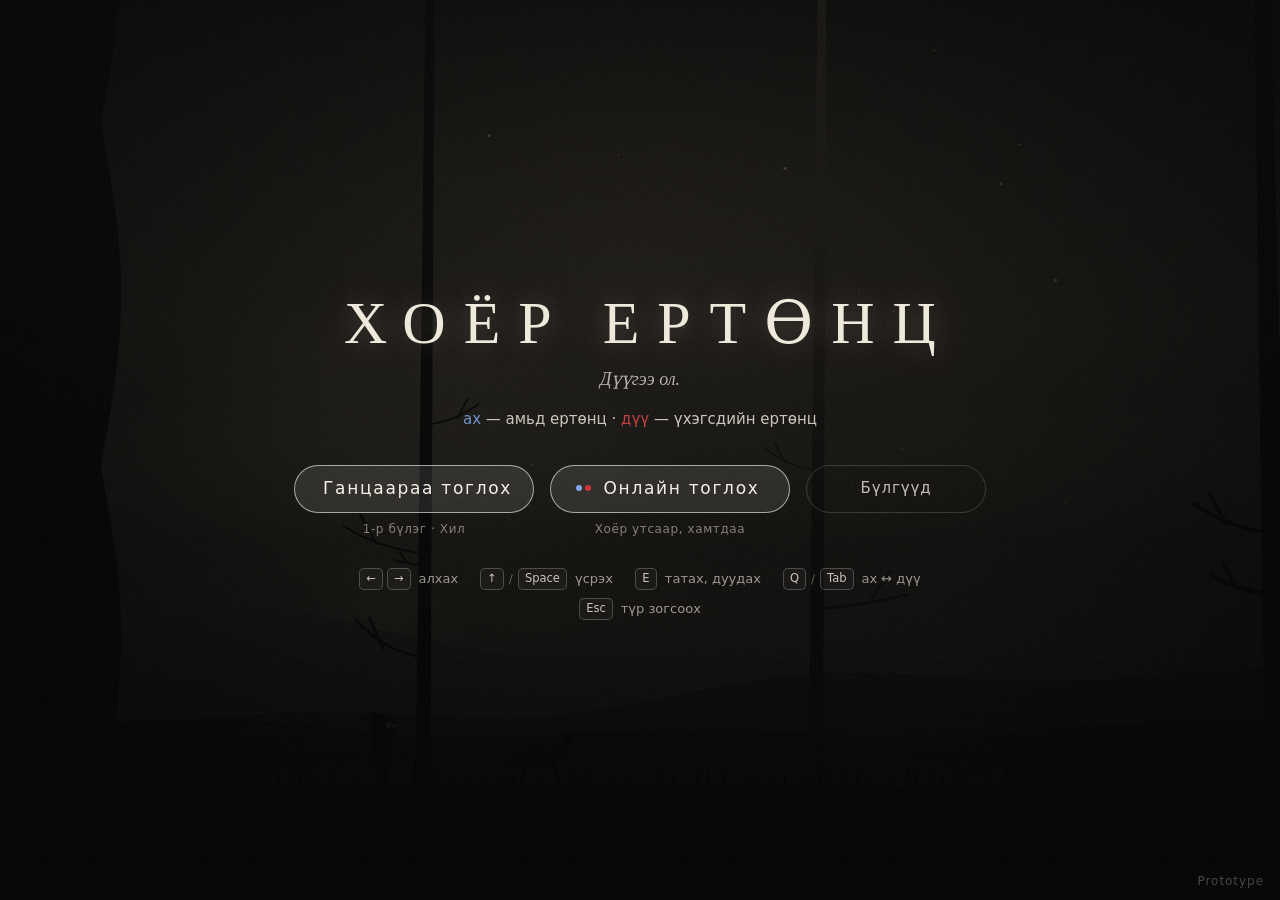
<file: index.html>
<!DOCTYPE html>
<html lang="mn">
<head>
<meta charset="utf-8">
<meta name="viewport" content="width=device-width,initial-scale=1,maximum-scale=1,user-scalable=no">
<title>Хоёр ертөнц</title>
<link rel="icon" href="data:,">
<style>
/* VOICE: hushed, wordless, Limbo-like grief and hope
   IDEA: a split photographic plate: a print above, its negative below
   PICTURE: the game itself, two stacked worlds filling the screen
   COLOUR and TYPE: sepia dusk vs cold negative, one red ribbon, one blue khadag; Georgia titles
   LAYOUT: canvas fills the viewport, touch controls in a bar under it on phones */
html,body{margin:0;height:100%;background:#000;overflow:hidden;overscroll-behavior:none}
body{touch-action:none;-webkit-user-select:none;user-select:none;-webkit-touch-callout:none;-webkit-tap-highlight-color:transparent;font-family:system-ui,-apple-system,"Segoe UI",Roboto,Arial,sans-serif;color:#e8e4da}
canvas{position:fixed;left:0;top:0;display:block}
#probe{position:fixed;bottom:0;left:0;height:0;padding-bottom:env(safe-area-inset-bottom,0px);visibility:hidden;pointer-events:none}
#controls{position:fixed;left:0;right:0;bottom:0;display:none;pointer-events:none;z-index:4}
#controls.bar{background:linear-gradient(#070707,#000)}
.ctl{position:absolute;pointer-events:auto;touch-action:none;display:flex;align-items:center;justify-content:center;color:rgba(255,255,255,.78);border:1.5px solid rgba(255,255,255,.24);background:rgba(255,255,255,.06);border-radius:999px;font-size:22px;line-height:1;box-sizing:border-box;transition:background .08s,transform .08s}
.ctl.on{background:rgba(255,255,255,.24);transform:scale(.96)}
#pad{justify-content:space-between;padding:0 24px;font-size:20px}
#pad span{opacity:.7;transition:opacity .08s}
#pad span.on{opacity:1;color:#fff;text-shadow:0 0 10px rgba(255,255,255,.7)}
#bSwitch.pulse{animation:pulse 1.2s ease-in-out infinite}
@keyframes pulse{0%,100%{box-shadow:0 0 0 0 rgba(208,52,58,0)}50%{box-shadow:0 0 0 9px rgba(208,52,58,.35);border-color:rgba(255,130,130,.8)}}
@media (prefers-reduced-motion:reduce){#bSwitch.pulse{animation:none;border-color:rgba(255,130,130,.8)}}
#grain{position:fixed;inset:-128px;z-index:3;pointer-events:none;opacity:.06;mix-blend-mode:overlay;animation:grain .5s steps(4) infinite}
@keyframes grain{0%{transform:translate(0,0)}25%{transform:translate(-37px,21px)}50%{transform:translate(19px,-44px)}75%{transform:translate(-11px,53px)}100%{transform:translate(0,0)}}
@media (prefers-reduced-motion:reduce){#grain{animation:none}}
#twpz{position:fixed;inset:0;z-index:30;display:none;align-items:center;justify-content:center;background:rgba(0,0,0,.55);touch-action:manipulation}
#twpz.open{display:flex}
#twpz .f{width:min(820px,96vw);height:min(370px,94vh);background:#0d0c0b;border:1px solid rgba(255,255,255,.14);border-radius:14px;display:flex;flex-direction:column;box-shadow:0 20px 60px rgba(0,0,0,.6);overflow:hidden}
#twpz .h{display:flex;align-items:center;gap:10px;padding:6px 8px 6px 18px;border-bottom:1px solid rgba(255,255,255,.08);color:#efe9dc;min-height:48px;box-sizing:border-box}
#twpz .ti{font-family:Georgia,"Times New Roman",serif;font-size:19px;letter-spacing:.04em}
#twpz .su{flex:1;font-size:13px;opacity:.6}
#twpz .x{width:44px;height:44px;border-radius:50%;border:1px solid rgba(255,255,255,.2);background:transparent;color:#ddd;font-size:17px;cursor:pointer}
#twpz .b{flex:1;min-height:0;position:relative;overflow:hidden;color:#efe9dc;user-select:none;-webkit-user-select:none}
#twpz .twpz-fallback{margin-top:16px;min-height:44px;padding:0 22px;border-radius:99px;border:1px solid rgba(255,255,255,.35);background:transparent;color:#fff;font-size:15px}
</style>
<link rel="stylesheet" href="css/ui.css">
<link rel="stylesheet" href="css/puzzles.css">
<link rel="stylesheet" href="css/puzzles-b.css">
</head>
<body>
<canvas id="cv"></canvas>
<div id="probe"></div>
<div id="controls">
  <div class="ctl" id="pad"><span id="pl">◀</span><span id="pr">▶</span></div>
  <div class="ctl" id="bSwitch" data-k="switch" aria-label="Дүр солих">⇅</div>
  <div class="ctl" id="bAction" data-k="action" aria-label="Татах, дуудах">◎</div>
  <div class="ctl" id="bJump" data-k="jump" aria-label="Үсрэх">▲</div>
</div>
<div id="twpz" role="dialog" aria-modal="true"><div class="f"><div class="h"><span class="ti"></span><span class="su"></span><button class="x" aria-label="Хаах">✕</button></div><div class="b"></div></div></div>
<script src="js/tw.js"></script>
<script src="js/config.js"></script>
<script src="js/net.js"></script>
<script src="js/audio-ext.js"></script>
<script src="js/art-enemies.js"></script>
<script src="js/enemies.js"></script>
<script src="js/puzzles.js"></script>
<script src="js/puzzles-b.js"></script>
<script src="js/levels/ch1.js"></script>
<script src="js/levels/ch2.js"></script>
<script src="js/ui.js"></script>
<script src="js/game.js"></script>
</body>
</html>
</file>
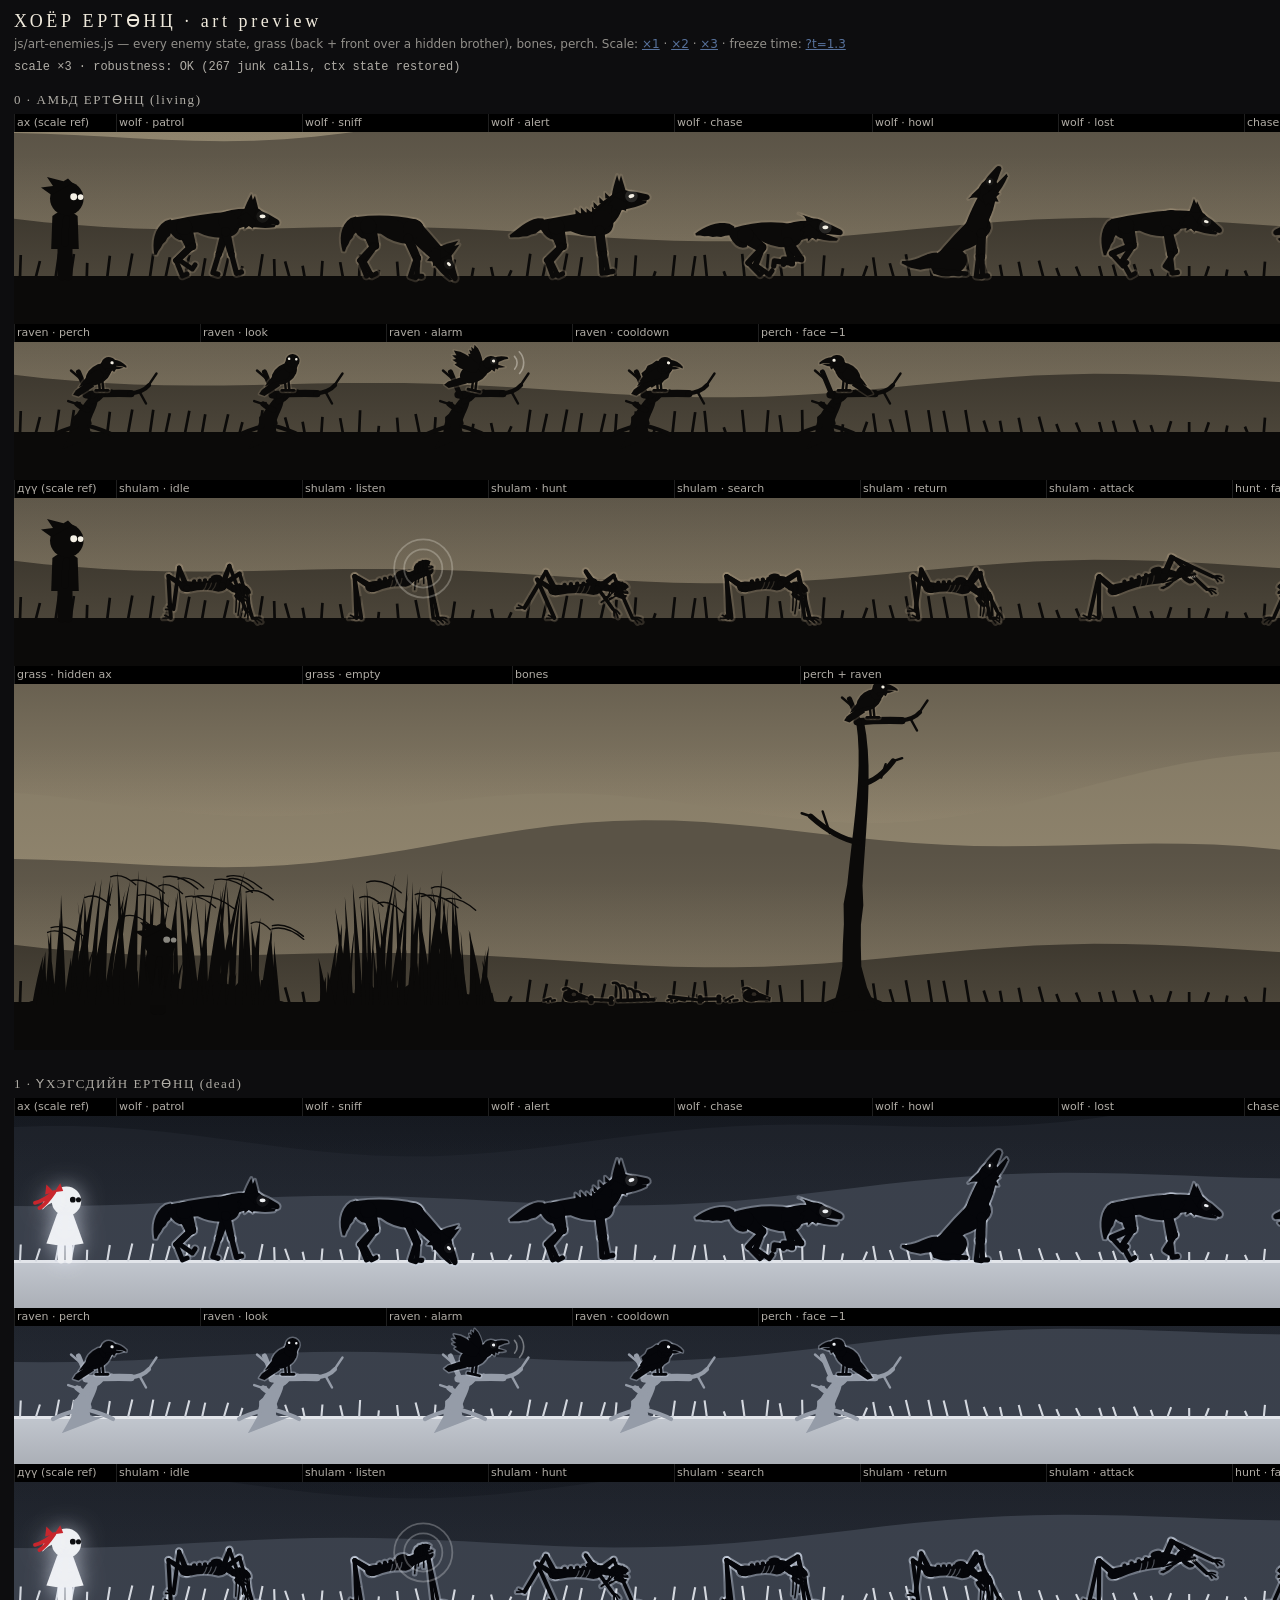
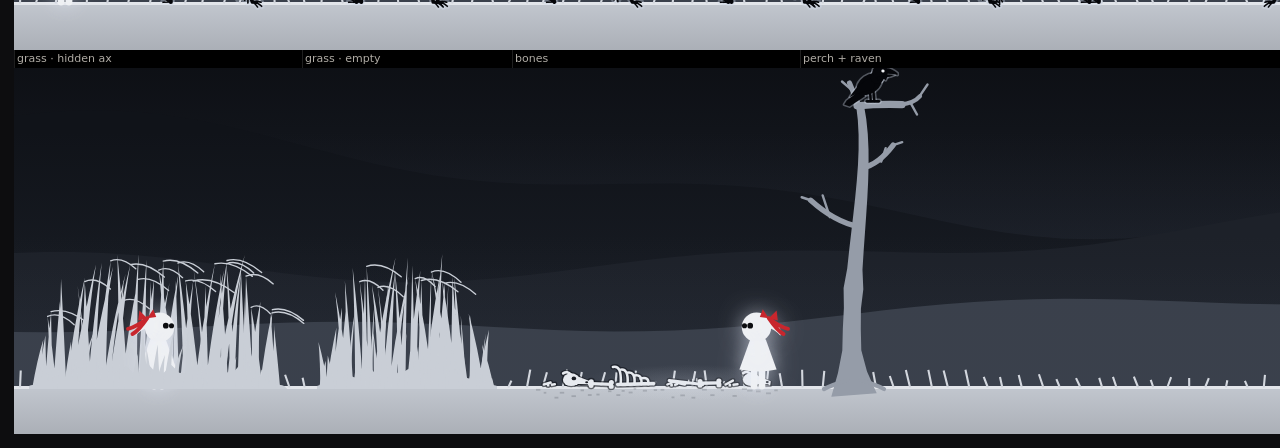
<file: art-preview.html>
<!DOCTYPE html>
<html lang="mn">
<head>
<meta charset="utf-8">
<meta name="viewport" content="width=device-width,initial-scale=1">
<title>Хоёр ертөнц — enemy &amp; environment art preview</title>
<style>
  html,body{margin:0;background:#0d0d0f;color:#d9d5cc;font:12px/1.4 system-ui,-apple-system,"Segoe UI",Roboto,Arial,sans-serif}
  header{padding:10px 14px 4px}
  header h1{font:400 18px Georgia,serif;letter-spacing:.2em;margin:0 0 4px;color:#efe9dc}
  header p{margin:0;opacity:.65}
  header a{color:#7fa7e6}
  #status{margin:6px 0 0;font-family:ui-monospace,Menlo,monospace;opacity:.8}
  .w{padding:6px 14px 14px}
  .w h2{font:400 13px Georgia,serif;letter-spacing:.12em;margin:6px 0;opacity:.8}
  canvas{display:block}
</style>
</head>
<body>
<header>
  <h1>ХОЁР ЕРТӨНЦ · art preview</h1>
  <p>js/art-enemies.js — every enemy state, grass (back + front over a hidden brother), bones, perch.
     Scale: <a href="?scale=1">×1</a> · <a href="?scale=2">×2</a> · <a href="?scale=3">×3</a> · freeze time: <a href="?t=1.3">?t=1.3</a></p>
  <div id="status">…</div>
</header>
<div class="w"><h2>0 · АМЬД ЕРТӨНЦ (living)</h2><canvas id="c0"></canvas></div>
<div class="w"><h2>1 · ҮХЭГСДИЙН ЕРТӨНЦ (dead)</h2><canvas id="c1"></canvas></div>
<script>window.TW = {G:190, H:240, enemyArt:{}, envArt:{}};</script>
<script src="js/art-enemies.js"></script>
<script>
(function(){
'use strict';
const Q = new URLSearchParams(location.search);
const SC = Math.max(0.5, parseFloat(Q.get('scale')) || 3);
const FREEZE = Q.has('t') ? parseFloat(Q.get('t')) || 0 : null;
const G = TW.G, H = TW.H;
const PAL = [
  {world:0, sil:'#0b0a09', rim:'rgba(160,145,120,0.25)', eye:'#f3efe4', pale:'#c2c7cf', red:'#c8262d', blue:'#467dcd'},
  {world:1, sil:'#05060a', rim:'rgba(210,218,232,0.35)', eye:'#eef0f3', pale:'#c2c7cf', red:'#c8262d', blue:'#467dcd'}];
const COL = [
  {fog:'188,172,140', hill:['#857b66','#5a5346','#302c25']},
  {fog:'58,66,80',    hill:['#101319','#1d2129','#3a404b']}];

// ---- cells: [label, kind, options]. World units; cw = cell width.
const ROWS = [
  {h:64, cells:[
    {label:'ах (scale ref)', cw:34, ref:true},
    {label:'wolf · patrol', type:'wolf', state:'patrol', rate:45*0.35},
    {label:'wolf · sniff',  type:'wolf', state:'sniff'},
    {label:'wolf · alert',  type:'wolf', state:'alert', loop:1.6},
    {label:'wolf · chase',  type:'wolf', state:'chase', rate:135*0.16, cw:66},
    {label:'wolf · howl',   type:'wolf', state:'howl', loop:2.2},
    {label:'wolf · lost',   type:'wolf', state:'lost', rate:70*0.24},
    {label:'chase · face −1', type:'wolf', state:'chase', rate:135*0.16, face:-1, cw:66}]},
  {h:46, cells:[
    {label:'raven · perch', type:'raven', state:'perch', flip:3},
    {label:'raven · look',  type:'raven', state:'look', loop:0.3},
    {label:'raven · alarm', type:'raven', state:'alarm'},
    {label:'raven · cooldown', type:'raven', state:'cooldown', loop:3},
    {label:'perch · face −1', type:'raven', state:'perch', face:-1}]},
  {h:56, cells:[
    {label:'дүү (scale ref)', cw:34, ref:true},
    {label:'shulam · idle',   type:'shulam', state:'idle', rate:20*0.45},
    {label:'shulam · listen', type:'shulam', state:'listen', loop:1.8},
    {label:'shulam · hunt',   type:'shulam', state:'hunt', rate:90*0.22},
    {label:'shulam · search', type:'shulam', state:'search'},
    {label:'shulam · return', type:'shulam', state:'return', rate:35*0.4},
    {label:'shulam · attack', type:'shulam', state:'attack', loop:1.4},
    {label:'hunt · face −1',  type:'shulam', state:'hunt', rate:90*0.22, face:-1}]},
  {h:122, cells:[
    {label:'grass · hidden ах', env:'grass', cw:96, hero:true},
    {label:'grass · empty', env:'grass', cw:70},
    {label:'bones', env:'bones', cw:96},
    {label:'perch + raven', env:'perch', cw:56}]}
];
const CELLW = 62, LABEL = 18, GROUND = 16;

// ---- backdrop pieces copied from the prototype so readability is judged against the real scene
function hn(x,s){return Math.sin(x*0.0042+s)*0.5+Math.sin(x*0.0113+s*2.1)*0.3+Math.sin(x*0.029+s*3.7)*0.2;}
function hills(ctx,x0,x1,base,amp,col,seed){ctx.fillStyle=col;ctx.beginPath();ctx.moveTo(x0,H+80);
  for(let sx=x0;sx<=x1+10;sx+=10)ctx.lineTo(sx,base-amp*(0.5+0.5*hn(sx,seed)));ctx.lineTo(x1+10,H+80);ctx.closePath();ctx.fill();}
function fog(ctx,x,w,col,y0,y1,a){const g=ctx.createLinearGradient(0,y0,0,y1);g.addColorStop(0,`rgba(${col},0)`);g.addColorStop(1,`rgba(${col},${a})`);ctx.fillStyle=g;ctx.fillRect(x,y0,w,y1-y0);}
function backdrop(ctx,w,x0,x1,top){
  const g=ctx.createLinearGradient(0,-160,0,200);
  if(w===0){g.addColorStop(0,'#13110f');g.addColorStop(0.5,'#3d382f');g.addColorStop(0.82,'#8c816b');g.addColorStop(1,'#a3967b');}
  else{g.addColorStop(0,'#000');g.addColorStop(0.55,'#06070a');g.addColorStop(0.85,'#181c24');g.addColorStop(1,'#252a34');}
  ctx.fillStyle=g;ctx.fillRect(x0,top,x1-x0,H+80-top);
  const hc=COL[w].hill,fc=COL[w].fog;
  hills(ctx,x0,x1,150,55,hc[0],w?4.2:1.3);fog(ctx,x0,x1-x0,fc,105,178,w?0.25:0.3);
  hills(ctx,x0,x1,166,38,hc[1],w?7.7:2.9);fog(ctx,x0,x1-x0,fc,140,192,w?0.2:0.25);
  hills(ctx,x0,x1,182,24,hc[2],w?1.9:5.1);
  fog(ctx,x0,x1-x0,fc,150,195,w?0.18:0.22);
}
function ground(ctx,w,x0,x1){
  if(w===0){ctx.fillStyle='#0b0a09';ctx.fillRect(x0,G,x1-x0,H+80-G);}
  else{ctx.fillStyle='#c2c7cf';ctx.fillRect(x0,G,x1-x0,H+80-G);
    const g=ctx.createLinearGradient(0,G,0,H+20);g.addColorStop(0,'rgba(8,10,14,0)');g.addColorStop(1,'rgba(8,10,14,0.55)');ctx.fillStyle=g;ctx.fillRect(x0,G,x1-x0,H+80-G);
    ctx.fillStyle='#e2e5ea';ctx.fillRect(x0,G,x1-x0,1);}
  ctx.strokeStyle=w?'#d3d7de':'#0b0a09';ctx.lineWidth=w?0.7:0.9;ctx.beginPath();
  for(let x=x0+2;x<x1;x+=4.3+Math.abs(Math.sin(x*3.7))*3){const h=1.5+Math.abs(Math.sin(x*1.3))*(w?4:6);ctx.moveTo(x,G+0.5);ctx.lineTo(x+Math.sin(x)*1.5,G-h);}ctx.stroke();
}

// ---- characters (prototype drawBrother / drawSister, standing still) for scale checks
function drawBrother(ctx,c,col){
  ctx.save();ctx.translate(c.x+c.w/2,c.y+c.h);ctx.scale(c.face,1);
  ctx.fillStyle=col;ctx.strokeStyle=col;ctx.lineCap='round';ctx.lineJoin='round';
  if(c.hidden){ctx.translate(0,3);ctx.scale(1,0.9);}
  ctx.lineWidth=3;ctx.beginPath();ctx.moveTo(-1,-9);ctx.lineTo(-1,-4.5);ctx.lineTo(-1,0);ctx.moveTo(1,-9);ctx.lineTo(1,-4.5);ctx.lineTo(1,0);ctx.stroke();
  ctx.beginPath();ctx.moveTo(-4.6,-9);ctx.lineTo(-4.2,-20);ctx.quadraticCurveTo(0,-23.5,4.2,-20);ctx.lineTo(4.6,-9);ctx.closePath();ctx.fill();
  ctx.beginPath();ctx.arc(0.6,-25.8,5.6,0,7);ctx.fill();
  ctx.beginPath();ctx.moveTo(-4.5,-27);ctx.lineTo(-8,-29.5);ctx.lineTo(-4,-30);ctx.lineTo(-6,-33);ctx.lineTo(-0.5,-31.6);ctx.lineTo(1,-32.5);ctx.lineTo(2.5,-31);ctx.closePath();ctx.fill();
  ctx.lineWidth=2.3;ctx.beginPath();ctx.moveTo(0.5,-19);ctx.lineTo(0,-14.5);ctx.lineTo(0,-11);ctx.stroke();
  ctx.fillStyle=c.hidden?'rgba(243,239,228,0.55)':'#f3efe4';ctx.beginPath();ctx.arc(2.9,-26.4,1.15,0,7);ctx.arc(5.2,-26.3,0.95,0,7);ctx.fill();
  ctx.restore();
}
function drawSister(ctx,c,t){
  ctx.save();ctx.translate(c.x+c.w/2,c.y+c.h);ctx.scale(c.face,1);
  ctx.fillStyle='#eef0f3';ctx.strokeStyle='#eef0f3';ctx.lineCap='round';ctx.lineJoin='round';
  ctx.shadowColor='rgba(235,240,255,0.55)';ctx.shadowBlur=7*SC;
  ctx.lineWidth=2.3;ctx.beginPath();ctx.moveTo(-1.3,-6);ctx.lineTo(-1.3,0);ctx.moveTo(1.3,-6);ctx.lineTo(1.3,0);ctx.stroke();
  ctx.beginPath();ctx.moveTo(-2.6,-15.5);ctx.lineTo(-6.2,-5.5);ctx.quadraticCurveTo(0,-4.2,6.2,-5.5);ctx.lineTo(2.6,-15.5);ctx.quadraticCurveTo(0,-17.2,-2.6,-15.5);ctx.fill();
  ctx.beginPath();ctx.arc(0.5,-19.6,4.9,0,7);ctx.fill();
  const sw=Math.sin(t*3)*0.6;
  ctx.beginPath();ctx.moveTo(-3.2,-22);ctx.quadraticCurveTo(-8,-21.5+sw,-7.5,-16.5+sw);ctx.quadraticCurveTo(-5.5,-19,-3,-19.5);ctx.fill();
  ctx.lineWidth=2;ctx.beginPath();ctx.moveTo(0.3,-14);ctx.lineTo(0,-10.5);ctx.lineTo(0,-8);ctx.stroke();ctx.shadowBlur=0;
  ctx.fillStyle='#c8262d';ctx.beginPath();ctx.moveTo(-3.6,-22.6);ctx.lineTo(-6.2,-25.2);ctx.lineTo(-6.6,-21.8);ctx.closePath();ctx.moveTo(-3.6,-22.6);ctx.lineTo(-1.6,-25.6);ctx.lineTo(-0.6,-23);ctx.closePath();ctx.fill();
  const fl=t*7;ctx.strokeStyle='#c8262d';ctx.lineWidth=1.3;ctx.beginPath();
  ctx.moveTo(-3.6,-22.6);ctx.quadraticCurveTo(-7,-21+Math.sin(fl)*1.4,-10,-20.5+Math.sin(fl+1.3)*2);
  ctx.moveTo(-3.6,-22.6);ctx.quadraticCurveTo(-6.5,-19.5+Math.sin(fl+0.7)*1.2,-8.5,-17.5+Math.sin(fl+2)*1.6);ctx.stroke();
  ctx.fillStyle='#0c0d10';ctx.beginPath();ctx.arc(2.6,-20.1,0.95,0,7);ctx.arc(4.5,-20.1,0.85,0,7);ctx.fill();
  ctx.restore();
}
const SIZE = {wolf:[34,20], raven:[14,10], shulam:[30,16]};
function enemy(cell, X, cw, t, baseY){
  const [w,h] = SIZE[cell.type];
  let face = cell.face || 1;
  if(cell.flip) face *= (Math.floor(t/cell.flip)%2 ? -1 : 1);
  const et = cell.loop ? (t % cell.loop) : t % 10;
  return {id:cell.label, type:cell.type, x:X+cw/2-w/2, y:(baseY==null?G:baseY)-h, w, h, face, state:cell.state, t:et, anim:t*(cell.rate||0)};
}

function rowWidth(r){return r.cells.reduce((s,c)=>s+(c.cw||CELLW),0);}
const WMAX = Math.max(...ROWS.map(rowWidth));
const cvs = [document.getElementById('c0'), document.getElementById('c1')];
const DPR = Math.min(2, window.devicePixelRatio||1);
const totalH = ROWS.reduce((s,r)=>s+r.h*SC+LABEL,0);
for(const c of cvs){c.width=Math.round(WMAX*SC*DPR);c.height=Math.round(totalH*DPR);c.style.width=WMAX*SC+'px';c.style.height=totalH+'px';}

function drawWorld(w, t){
  const cv=cvs[w], ctx=cv.getContext('2d'), P=PAL[w];
  ctx.setTransform(1,0,0,1,0,0);ctx.clearRect(0,0,cv.width,cv.height);
  let y0 = 0;
  for(const row of ROWS){
    // label strip
    ctx.setTransform(DPR,0,0,DPR,0,0);ctx.fillStyle='#000';ctx.fillRect(0,y0,WMAX*SC,LABEL);
    let lx=0;ctx.font=(SC<2?8:11)+'px system-ui,sans-serif';ctx.textBaseline='middle';
    for(const cell of row.cells){const cw=cell.cw||CELLW,txt=SC<2?(cell.label.split(' · ')[1]||cell.label.split(' ')[0]):cell.label;
      ctx.fillStyle='rgba(235,230,220,0.75)';ctx.fillText(txt,lx*SC+3,y0+LABEL/2,cw*SC-5);
      ctx.fillStyle='rgba(255,255,255,0.12)';ctx.fillRect(lx*SC,y0,1,LABEL);lx+=cw;}
    y0 += LABEL;
    // world strip: world y [G-(h-GROUND), G+GROUND] -> screen [y0, y0+h*SC]
    const top = G-(row.h-GROUND), X0 = 1000;
    ctx.save();ctx.beginPath();ctx.rect(0,y0,WMAX*SC,row.h*SC);ctx.clip();
    ctx.setTransform(DPR*SC,0,0,DPR*SC,-X0*SC*DPR,(y0-top*SC)*DPR);
    backdrop(ctx,w,X0,X0+WMAX,top);
    ground(ctx,w,X0,X0+WMAX);
    let X = X0;
    for(const cell of row.cells){
      const cw = cell.cw||CELLW;
      if(cell.ref){ if(w===0) drawBrother(ctx,{x:X+cw/2-7,y:G-30,w:14,h:30,face:1},'#0a0908'); else drawSister(ctx,{x:X+cw/2-6,y:G-24,w:12,h:24,face:1},t); }
      else if(cell.type){
        if(cell.type==='raven'){ const py=G-(row.h-GROUND)+16; TW.envArt.perch(ctx,X+cw/2-2,py,P); TW.enemyArt.raven(ctx,enemy(cell,X-2,cw,t,py),t,P); }
        else TW.enemyArt[cell.type](ctx,enemy(cell,X,cw,t),t,P);
      } else if(cell.env==='grass'){
        const z={x0:X+12,x1:X+cw-12};
        TW.envArt.grass(ctx,z,t,false,P);
        if(cell.hero){ if(w===0) drawBrother(ctx,{x:X+cw/2-7,y:G-30,w:14,h:30,face:1,hidden:true},'#0a0908'); else drawSister(ctx,{x:X+cw/2-6,y:G-24,w:12,h:24,face:1},t); }
        TW.envArt.grass(ctx,z,t,true,P);
      } else if(cell.env==='bones'){
        TW.envArt.bones(ctx,{x0:X+8,x1:X+cw-8},t,P);
        if(w===1) drawSister(ctx,{x:X+cw-20,y:G-24,w:12,h:24,face:-1},t);
      } else if(cell.env==='perch'){
        const px=X+cw/2-4, py=G-95;
        TW.envArt.perch(ctx,px,py,P);
        TW.enemyArt.raven(ctx,{id:'R1',x:px-7,y:py-10,w:14,h:10,face:Math.floor(t/3)%2?-1:1,state:'perch',t:t%3,anim:0},t,P);
      }
      X += cw;
    }
    ctx.restore();
    y0 += row.h*SC;
  }
}

// ---- robustness: call everything with junk / missing fields; verify nothing throws and ctx state is restored
function robustness(){
  const c=document.createElement('canvas');c.width=c.height=64;const ctx=c.getContext('2d');
  const before=JSON.stringify([ctx.getTransform().toString(),ctx.globalAlpha,ctx.lineWidth,ctx.fillStyle,ctx.strokeStyle,ctx.lineCap,ctx.lineJoin,ctx.globalCompositeOperation]);
  const junkE=[undefined,null,{},{state:'??'},{x:NaN,y:'a',w:null,anim:Infinity,face:0,state:5},{x:10,y:170,w:34,h:20,state:'chase'}];
  const junkP=[undefined,null,{},{world:1},{world:0,sil:5}];
  let calls=0;const errs=[];const ow=console.warn;console.warn=function(m){errs.push(String(m));ow.apply(console,arguments);};
  try{
    for(const k of ['wolf','raven','shulam'])for(const e of junkE)for(const p of junkP){TW.enemyArt[k](ctx,e,undefined,p);TW.enemyArt[k](ctx,e,1.7,p);calls+=2;}
    for(const p of junkP){for(const z of [undefined,null,{},{x0:50,x1:10},{x0:'a'}]){TW.envArt.grass(ctx,z,undefined,undefined,p);TW.envArt.grass(ctx,z,2,true,p);TW.envArt.bones(ctx,z,undefined,p);calls+=3;}
      TW.envArt.perch(ctx,undefined,undefined,p);TW.envArt.perch(ctx,5,200,p);calls+=2;}
    TW.enemyArt.wolf(null);TW.envArt.grass(undefined);calls+=2;
  }catch(e){errs.push('THROW '+e.message);}
  console.warn=ow;
  const after=JSON.stringify([ctx.getTransform().toString(),ctx.globalAlpha,ctx.lineWidth,ctx.fillStyle,ctx.strokeStyle,ctx.lineCap,ctx.lineJoin,ctx.globalCompositeOperation]);
  const ok=!errs.length&&before===after;
  return {ok,calls,errs,stateRestored:before===after};
}
const R = robustness();
const st = document.getElementById('status');
st.textContent = `scale ×${SC} · robustness: ${R.ok?'OK':'FAIL'} (${R.calls} junk calls, ctx state ${R.stateRestored?'restored':'LEAKED'}${R.errs.length?', '+R.errs.join(' | '):''})`;
console.log('[art-preview] robustness', JSON.stringify(R));
window.__art = {robustness:R, draw:t=>{drawWorld(0,t);drawWorld(1,t);}};

function frameLoop(now){
  const t = FREEZE!=null ? FREEZE : now/1000;
  drawWorld(0,t);drawWorld(1,t);
  if(FREEZE==null) requestAnimationFrame(frameLoop);
}
requestAnimationFrame(frameLoop);
})();
</script>
</body>
</html>
</file>
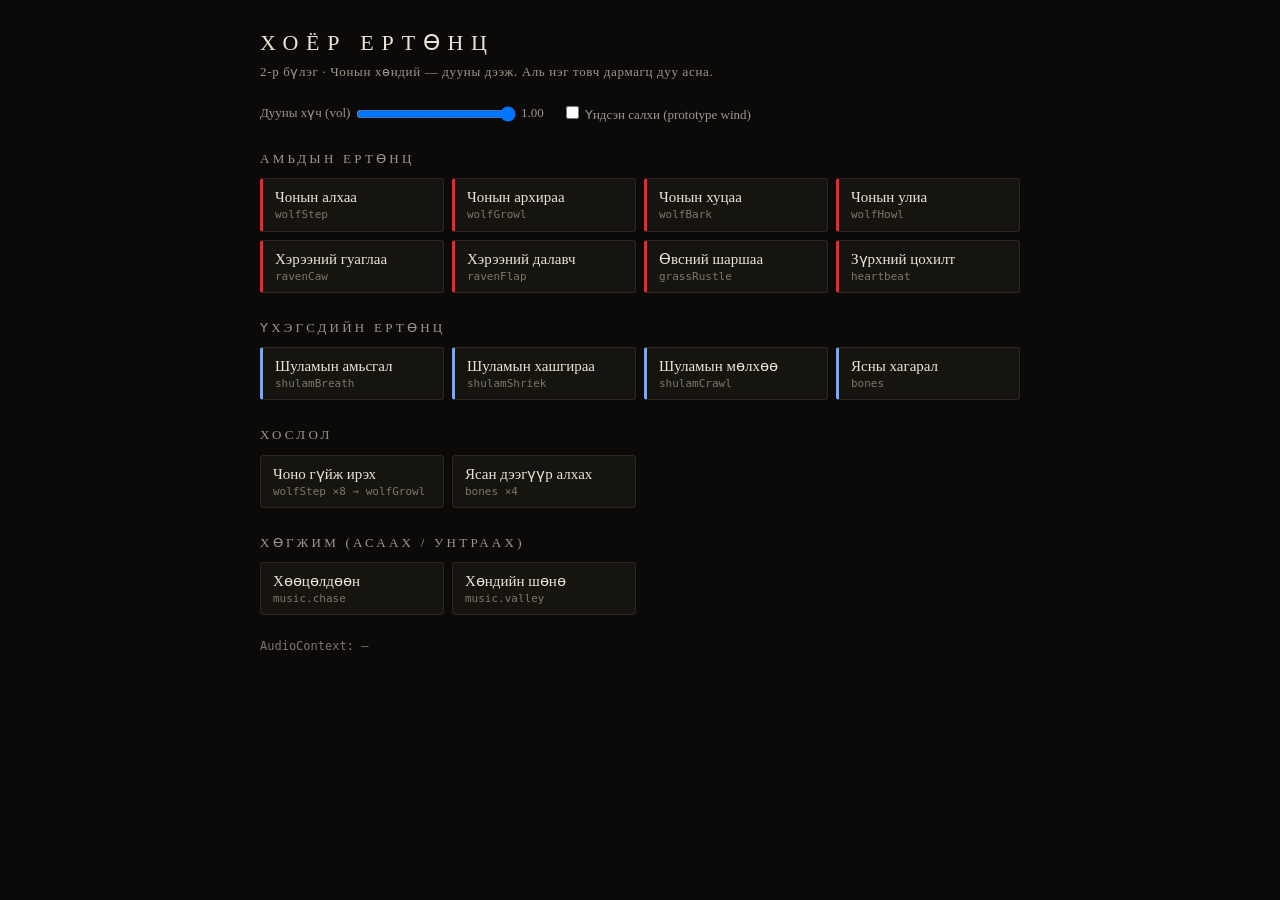
<file: audio-preview.html>
<!DOCTYPE html>
<html lang="mn"><head>
<meta charset="utf-8">
<meta name="viewport" content="width=device-width,initial-scale=1">
<title>Хоёр ертөнц — дуу (2-р бүлэг)</title>
<style>
  html,body{margin:0;background:#0b0a09;color:#e9e4d8;font:15px/1.4 Georgia,serif}
  main{max-width:760px;margin:0 auto;padding:28px 18px 40px}
  h1{font-weight:normal;letter-spacing:.35em;font-size:22px;margin:0 0 4px}
  .sub{color:#9d978b;margin:0 0 22px;font-size:13px;letter-spacing:.05em}
  h2{font-weight:normal;font-size:13px;letter-spacing:.25em;color:#9d978b;margin:26px 0 10px;text-transform:uppercase}
  .grid{display:grid;grid-template-columns:repeat(auto-fill,minmax(160px,1fr));gap:8px}
  button{min-height:44px;background:#16140f;color:#e9e4d8;border:1px solid #2c2820;border-radius:3px;font:inherit;cursor:pointer;text-align:left;padding:8px 12px}
  button:hover{border-color:#5a5243}
  button small{display:block;color:#7d776b;font:11px/1.3 monospace}
  button.dead{border-left:3px solid #7fa7e6}
  button.live{border-left:3px solid #d0343a}
  button.on{background:#2a1214;border-color:#d0343a}
  .row{display:flex;gap:18px;align-items:center;flex-wrap:wrap}
  label{color:#9d978b;font-size:13px}
  input[type=range]{width:160px;vertical-align:middle}
  #st{color:#7d776b;font:12px monospace;margin-top:24px}
</style>
</head><body>
<main>
  <h1>ХОЁР ЕРТӨНЦ</h1>
  <p class="sub">2-р бүлэг · Чонын хөндий — дууны дээж. Аль нэг товч дармагц дуу асна.</p>

  <div class="row">
    <label>Дууны хүч (vol) <input id="vol" type="range" min="0" max="1" step="0.05" value="1"> <span id="volv">1.00</span></label>
    <label><input id="bed" type="checkbox"> Үндсэн салхи (prototype wind)</label>
  </div>

  <h2>Амьдын ертөнц</h2>
  <div class="grid">
    <button class="live" data-sfx="wolfStep">Чонын алхаа<small>wolfStep</small></button>
    <button class="live" data-sfx="wolfGrowl">Чонын архираа<small>wolfGrowl</small></button>
    <button class="live" data-sfx="wolfBark">Чонын хуцаа<small>wolfBark</small></button>
    <button class="live" data-sfx="wolfHowl">Чонын улиа<small>wolfHowl</small></button>
    <button class="live" data-sfx="ravenCaw">Хэрээний гуаглаа<small>ravenCaw</small></button>
    <button class="live" data-sfx="ravenFlap">Хэрээний далавч<small>ravenFlap</small></button>
    <button class="live" data-sfx="grassRustle">Өвсний шаршаа<small>grassRustle</small></button>
    <button class="live" data-sfx="heartbeat">Зүрхний цохилт<small>heartbeat</small></button>
  </div>

  <h2>Үхэгсдийн ертөнц</h2>
  <div class="grid">
    <button class="dead" data-sfx="shulamBreath">Шуламын амьсгал<small>shulamBreath</small></button>
    <button class="dead" data-sfx="shulamShriek">Шуламын хашгираа<small>shulamShriek</small></button>
    <button class="dead" data-sfx="shulamCrawl">Шуламын мөлхөө<small>shulamCrawl</small></button>
    <button class="dead" data-sfx="bones">Ясны хагарал<small>bones</small></button>
  </div>

  <h2>Хослол</h2>
  <div class="grid">
    <button id="trot">Чоно гүйж ирэх<small>wolfStep ×8 → wolfGrowl</small></button>
    <button id="walkBones">Ясан дээгүүр алхах<small>bones ×4</small></button>
  </div>

  <h2>Хөгжим (асаах / унтраах)</h2>
  <div class="grid">
    <button data-music="chase">Хөөцөлдөөн<small>music.chase</small></button>
    <button data-music="valley">Хөндийн шөнө<small>music.valley</small></button>
  </div>

  <div id="st">AudioContext: —</div>
</main>

<script>
window.TW = { sfxExt: {}, music: {} };
</script>
<script src="js/audio-ext.js"></script>
<script>
(function(){
  'use strict';
  var A = null, bed = null, vol = 1;
  var $ = function(id){ return document.getElementById(id); };

  // Same helpers as reference/v0.1.html (initAudio / env / tone / noise).
  function initAudio(){
    var AC = new (window.AudioContext || window.webkitAudioContext)();
    var master = AC.createGain(); master.gain.value = 0.9; master.connect(AC.destination);
    var echoIn = AC.createGain(), dl = AC.createDelay(1); dl.delayTime.value = 0.3;
    var fb = AC.createGain(); fb.gain.value = 0.38;
    var ef = AC.createBiquadFilter(); ef.type = 'lowpass'; ef.frequency.value = 1800;
    var wet = AC.createGain(); wet.gain.value = 0.5;
    echoIn.connect(dl); dl.connect(ef); ef.connect(fb); fb.connect(dl); ef.connect(wet); wet.connect(master);
    var noiseBuf = AC.createBuffer(1, AC.sampleRate, AC.sampleRate), nd = noiseBuf.getChannelData(0);
    for (var i = 0; i < nd.length; i++) nd[i] = Math.random() * 2 - 1;
    function env(g, t, a, d, pk){ g.gain.setValueAtTime(0.0001, t); g.gain.exponentialRampToValueAtTime(pk, t + a); g.gain.exponentialRampToValueAtTime(0.0001, t + a + d); }
    function tone(f0, f1, dur, type, pk, echo){ var t = AC.currentTime, o = AC.createOscillator(), g = AC.createGain(); o.type = type; o.frequency.setValueAtTime(f0, t); if (f1 !== f0) o.frequency.exponentialRampToValueAtTime(f1, t + dur); env(g, t, 0.012, dur, pk); o.connect(g); g.connect(master); if (echo) g.connect(echoIn); o.start(t); o.stop(t + dur + 0.05); }
    function noise(dur, ft, fq, pk){ var t = AC.currentTime, s = AC.createBufferSource(), f = AC.createBiquadFilter(), g = AC.createGain(); s.buffer = noiseBuf; f.type = ft; f.frequency.value = fq; env(g, t, 0.008, dur, pk); s.connect(f); f.connect(g); g.connect(master); s.start(t); s.stop(t + dur + 0.05); }
    return { AC: AC, master: master, echoIn: echoIn, noiseBuf: noiseBuf, tone: tone, noise: noise };
  }
  function ensure(){
    if (!A){ try { A = window.__previewA = initAudio(); } catch (e){ $('st').textContent = 'Web Audio unavailable: ' + e.message; return null; } }
    if (A.AC.state !== 'running') A.AC.resume().catch(function(){});
    return A;
  }
  // prototype wind bed (brown noise -> lowpass with slow LFO), living-world level
  function setBed(on){
    if (!ensure()) return;
    var AC = A.AC;
    if (on && !bed){
      var len = AC.sampleRate * 4, buf = AC.createBuffer(1, len, AC.sampleRate), d = buf.getChannelData(0), last = 0;
      for (var i = 0; i < len; i++){ last = (last + 0.02 * (Math.random() * 2 - 1)) / 1.02; d[i] = last * 3.5; }
      var src = AC.createBufferSource(); src.buffer = buf; src.loop = true;
      var lp = AC.createBiquadFilter(); lp.type = 'lowpass'; lp.frequency.value = 520;
      var g = AC.createGain(); g.gain.value = 0;
      var lfo = AC.createOscillator(), lg = AC.createGain(); lfo.frequency.value = 0.07; lg.gain.value = 260;
      lfo.connect(lg); lg.connect(lp.frequency); src.connect(lp); lp.connect(g); g.connect(A.master);
      src.start(); lfo.start(); g.gain.setTargetAtTime(0.16, AC.currentTime, 0.6);
      bed = { src: src, lfo: lfo, g: g };
    } else if (!on && bed){
      var t = AC.currentTime; bed.g.gain.setTargetAtTime(0, t, 0.3); bed.src.stop(t + 1.5); bed.lfo.stop(t + 1.5);
      var old = bed; bed = null; old.src.onended = function(){ old.g.disconnect(); };
    }
  }
  function play(name, v){ if (ensure() && TW.sfxExt[name]) TW.sfxExt[name](A, v == null ? vol : v); }

  document.querySelectorAll('button[data-sfx]').forEach(function(b){
    b.addEventListener('click', function(){ play(b.dataset.sfx); });
  });
  var musicOn = {};
  document.querySelectorAll('button[data-music]').forEach(function(b){
    b.addEventListener('click', function(){
      if (!ensure()) return;
      var n = b.dataset.music; musicOn[n] = !musicOn[n];
      if (musicOn[n]) TW.music[n].start(A, vol); else TW.music[n].stop(A);
      b.classList.toggle('on', musicOn[n]);
    });
  });
  // combos are scheduled with short timeouts only here in the preview
  $('trot').addEventListener('click', function(){
    for (var i = 0; i < 8; i++) (function(i){ setTimeout(function(){ play('wolfStep', vol * (0.35 + i * 0.09)); }, i * 170); })(i);
    setTimeout(function(){ play('wolfGrowl'); }, 8 * 170 + 80);
  });
  $('walkBones').addEventListener('click', function(){
    for (var i = 0; i < 4; i++) (function(i){ setTimeout(function(){ play('bones'); }, i * 380); })(i);
  });
  $('vol').addEventListener('input', function(e){ vol = +e.target.value; $('volv').textContent = vol.toFixed(2); });
  $('bed').addEventListener('change', function(e){ setBed(e.target.checked); });
  setInterval(function(){ if (A) $('st').textContent = 'AudioContext: ' + A.AC.state + ' · ' + A.AC.sampleRate + ' Hz · t=' + A.AC.currentTime.toFixed(1) + ' s'; }, 500);
})();
</script>
</body></html>
</file>
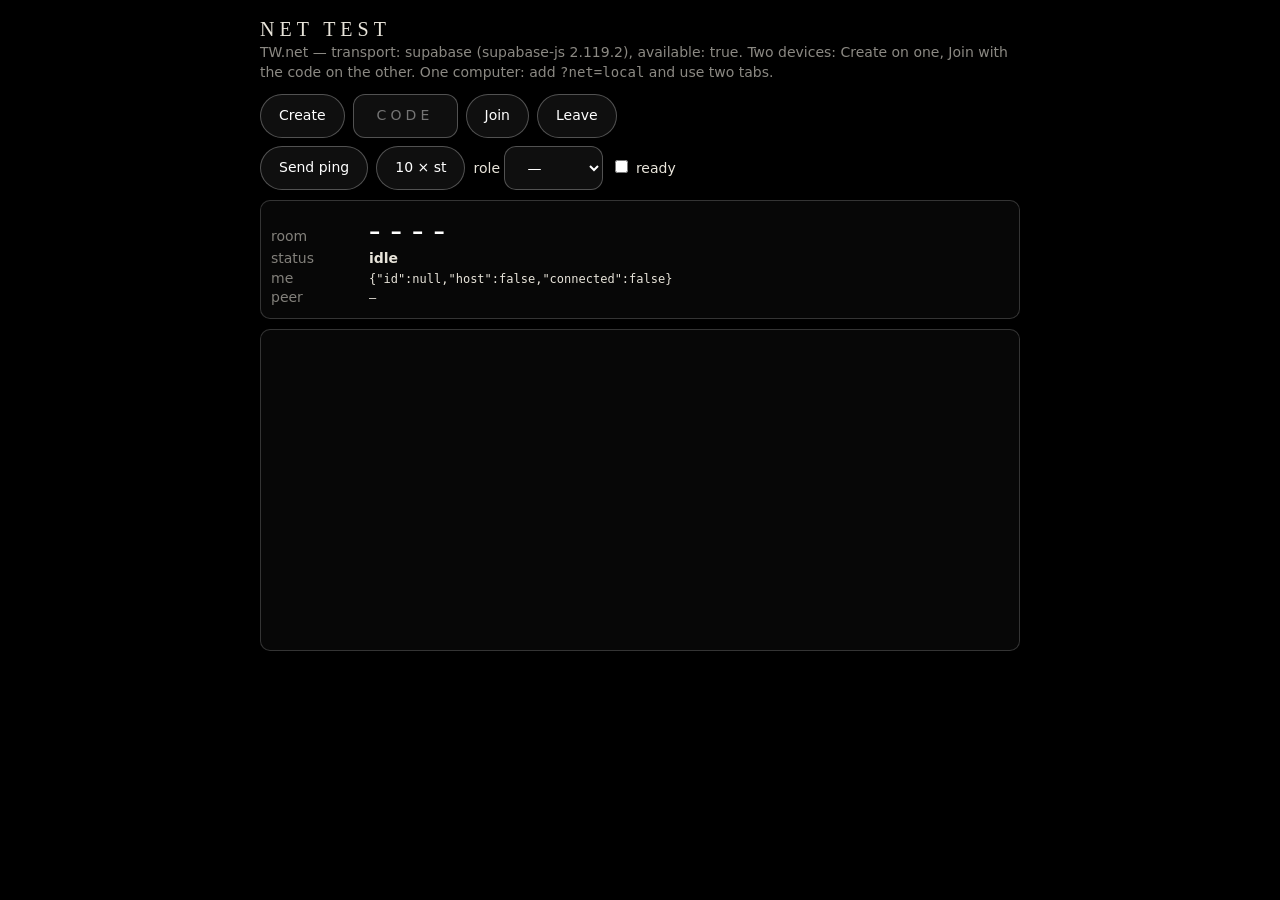
<file: net-test.html>
<!DOCTYPE html>
<html lang="mn">
<head>
<meta charset="utf-8">
<meta name="viewport" content="width=device-width,initial-scale=1">
<title>Хоёр ертөнц — net test</title>
<style>
/* Developer tool for TW.net: open on two devices (or two tabs with ?net=local) */
html,body{margin:0;background:#000;color:#e8e4da;font:14px/1.4 system-ui,-apple-system,"Segoe UI",Roboto,Arial,sans-serif}
main{max-width:760px;margin:0 auto;padding:14px}
h1{font:400 20px Georgia,serif;letter-spacing:.25em;margin:4px 0 2px}
.sub{opacity:.6;margin-bottom:12px}
.row{display:flex;flex-wrap:wrap;gap:8px;align-items:center;margin:8px 0}
button,input,select{font:inherit;color:#fff;background:rgba(255,255,255,.06);border:1.5px solid rgba(255,255,255,.28);border-radius:999px;min-height:44px;padding:0 18px;box-sizing:border-box}
button:active{background:rgba(255,255,255,.22)}
input{width:7.5em;text-transform:uppercase;letter-spacing:.3em;text-align:center;border-radius:12px}
select{border-radius:12px}
.big{font:400 34px Georgia,serif;letter-spacing:.3em;color:#fff;min-width:5em}
.box{border:1px solid rgba(255,255,255,.18);border-radius:10px;padding:10px;margin:10px 0;background:#070707}
.k{opacity:.55;display:inline-block;min-width:7em}
#st.connected{color:#9fd49f}#st.error{color:#d0343a}#st.connecting{color:#7fa7e6}
pre{margin:0;white-space:pre-wrap;word-break:break-all;font:12px/1.35 ui-monospace,Menlo,Consolas,monospace}
#log{height:300px;overflow:auto}
</style>
</head>
<body>
<main>
  <h1>NET TEST</h1>
  <div class="sub">TW.net — <span id="tp"></span>. Two devices: Create on one, Join with the code on the other. One computer: add <code>?net=local</code> and use two tabs.</div>

  <div class="row">
    <button id="bCreate">Create</button>
    <input id="code" maxlength="4" placeholder="CODE" autocomplete="off" autocapitalize="characters">
    <button id="bJoin">Join</button>
    <button id="bLeave">Leave</button>
  </div>
  <div class="row">
    <button id="bPing">Send ping</button>
    <button id="bBurst">10 × st</button>
    <label>role <select id="role"><option value="">—</option><option value="0">0 Ах</option><option value="1">1 Дүү</option></select></label>
    <label><input type="checkbox" id="ready" style="width:auto;min-height:0"> ready</label>
  </div>

  <div class="box">
    <div><span class="k">room</span><span class="big" id="room">----</span></div>
    <div><span class="k">status</span><b id="st">idle</b></div>
    <div><span class="k">me</span><pre id="me" style="display:inline"></pre></div>
    <div><span class="k">peer</span><pre id="peer" style="display:inline">—</pre></div>
  </div>
  <div class="box"><pre id="log"></pre></div>
</main>

<script src="js/tw.js"></script>
<script src="js/config.js"></script>
<script src="js/net.js"></script>
<script>
(function(){
'use strict';
var $ = function(id){ return document.getElementById(id); };
var net = TW.net, t0 = Date.now(), n = 0;
window.__ev = [];                        // every TW.net event, for scripted tests
function log(s){
  var line = ((Date.now() - t0) / 1000).toFixed(2) + '  ' + s;
  var el = $('log'); el.textContent = line + '\n' + el.textContent.slice(0, 20000);
}
function rec(ev, d){ window.__ev.push({ ev: ev, d: d, t: Date.now() }); }
function show(){
  $('room').textContent = net.code || '----';
  $('me').textContent = JSON.stringify({ id: net.id, host: net.isHost, connected: net.connected });
  $('peer').textContent = net.peer() ? JSON.stringify(net.peer()) : '—';
}
$('tp').textContent = 'transport: ' + net.transport + (net.transport === 'supabase' ? ' (supabase-js ' + net.libVersion + ')' : '') + ', available: ' + net.available();

net.on('status', function(s){ rec('status', s); var e = $('st'); e.textContent = s.state + (s.detail ? ' · ' + s.detail : '') + (s.attempt ? ' #' + s.attempt : '') + (s.reason ? ' (' + s.reason + ')' : ''); e.className = s.state; log('status ' + JSON.stringify(s)); show(); });
net.on('peer', function(p){ rec('peer', p); log('peer ' + JSON.stringify(p)); show(); });
net.on('message', function(m){
  rec('message', m);
  if (m && m.t === 'ping') net.send({ t: 'pong', n: m.n, ts: m.ts });
  if (m && m.t === 'pong') { log('pong #' + m.n + ' rtt ' + (Date.now() - m.ts) + ' ms'); return; }
  log('msg ' + JSON.stringify(m));
});

function act(p, what){
  p.then(function(r){ log(what + ' ok ' + (r || '')); if (what === 'create') $('code').value = r; show(); },
         function(e){ log(what + ' failed: ' + e.message); show(); });
}
$('bCreate').onclick = function(){ act(net.create(), 'create'); };
$('bJoin').onclick = function(){ act(net.join($('code').value), 'join'); };
$('bLeave').onclick = function(){ net.leave(); log('leave'); show(); };
$('bPing').onclick = function(){ n++; var ok = net.send({ t: 'ping', n: n, ts: Date.now() }); log('ping #' + n + (ok ? '' : ' (not in a room)')); };
$('bBurst').onclick = function(){ for (var i = 1; i <= 10; i++) net.send({ t: 'st', x: i, y: 0, vx: 0, face: 1, onGround: true, dying: false }); log('sent 10 st (x=1..10) in one tick'); };
function info(){ var r = $('role').value; net.setInfo({ role: r === '' ? null : +r, ready: $('ready').checked }); show(); }
$('role').onchange = info; $('ready').onchange = info;
$('code').onkeydown = function(e){ if (e.key === 'Enter') $('bJoin').click(); };
show();
})();
</script>
</body>
</html>
</file>
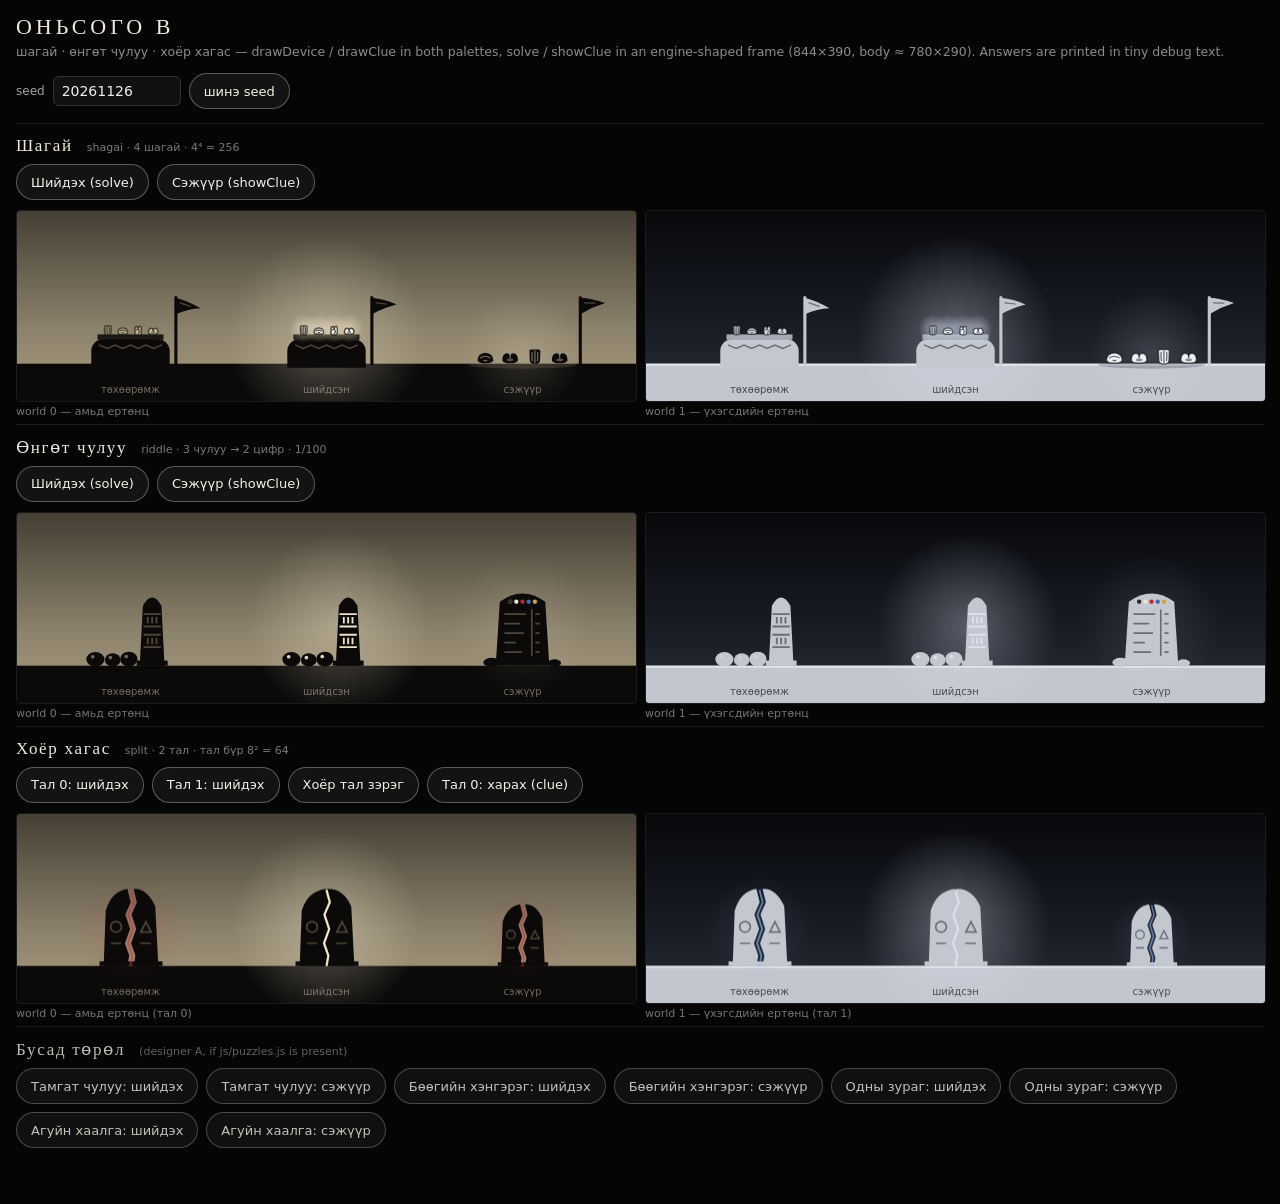
<file: puzzles-b-preview.html>
<!DOCTYPE html>
<html lang="mn">
<head>
<meta charset="utf-8">
<meta name="viewport" content="width=device-width,initial-scale=1,maximum-scale=1,user-scalable=no">
<link rel="icon" href="data:,">
<title>Хоёр ертөнц — оньсого B (шагай, өнгөт чулуу, хоёр хагас)</title>
<!-- designer A's base look (optional: the page works without it) -->
<link rel="stylesheet" href="css/puzzles.css">
<link rel="stylesheet" href="css/puzzles-b.css">
<style>
html,body{margin:0;background:#050505;color:#e8e4da;font-family:system-ui,-apple-system,"Segoe UI",Roboto,Arial,sans-serif;font-size:14px}
body{padding:14px 16px 40px;box-sizing:border-box}
h1{font-family:Georgia,"Times New Roman",serif;font-weight:400;letter-spacing:.18em;font-size:22px;margin:0 0 4px;color:#efe9dc}
.pv-sub{opacity:.6;margin:0 0 14px;font-size:12.5px}
.pv-bar0{display:flex;flex-wrap:wrap;gap:8px;align-items:center;margin:0 0 14px}
.pv-bar0 label{opacity:.7;font-size:12px}
.pv-bar0 input{width:110px;background:#111;border:1px solid #333;color:#eee;border-radius:6px;padding:6px 8px;font:inherit}
.pv-btn{-webkit-appearance:none;appearance:none;min-height:36px;padding:0 14px;border-radius:999px;border:1px solid rgba(255,255,255,.3);background:rgba(255,255,255,.06);color:#f4f0e6;font:inherit;font-size:13px;cursor:pointer}
.pv-btn:hover{background:rgba(255,255,255,.12)}
.pv-kind{border-top:1px solid #1d1c1a;padding:12px 0 6px}
.pv-kind h2{font-family:Georgia,serif;font-weight:400;font-size:17px;letter-spacing:.1em;margin:0 0 8px;color:#efe9dc}
.pv-kind h2 small{font-family:system-ui,sans-serif;font-size:11px;letter-spacing:0;opacity:.5;margin-left:8px}
.pv-row{display:flex;flex-wrap:wrap;gap:8px;margin:0 0 10px}
.pv-cvs{display:grid;grid-template-columns:1fr 1fr;gap:10px}
.pv-cvs figure{margin:0}
.pv-cvs canvas{display:block;width:100%;aspect-ratio:300/92;border:1px solid #1d1c1a;border-radius:4px}
.pv-cvs figcaption{font-size:11px;opacity:.5;margin-top:3px}
.pv-other{opacity:.8}
/* ---- overlay frame shaped like the engine's #twpz ---- */
.pv-ov{position:fixed;top:0;right:0;bottom:0;left:0;z-index:20;display:flex;align-items:center;justify-content:center;background:rgba(0,0,0,.72)}
.pv-ov[hidden]{display:none}
.pv-frames{display:flex;gap:12px;align-items:center;justify-content:center}
.pv-scale{position:relative;flex:none}
.pv-frame{
  position:relative;box-sizing:border-box;width:min(844px,100vw);height:min(390px,100vh);
  background:var(--twpz-bg,#0d0c0b);color:var(--twpz-ink,#efe9dc);
  border:1px solid rgba(239,233,220,.14);border-radius:10px;overflow:hidden;
  box-shadow:0 20px 60px rgba(0,0,0,.6);
}
.pv-dual .pv-frame{position:absolute;top:0;left:0;width:844px;height:390px;transform-origin:0 0}
.pv-tbar{height:44px;display:flex;align-items:center;gap:12px;padding:0 6px 0 32px;border-bottom:1px solid rgba(239,233,220,.1)}
.pv-t{font-family:Georgia,"Times New Roman",serif;font-size:17px;letter-spacing:.16em;color:var(--twpz-ink,#efe9dc)}
.pv-w{font-size:11px;letter-spacing:.06em;opacity:.45}
.pv-x{margin-left:auto;width:44px;height:44px;border:0;background:transparent;color:rgba(239,233,220,.8);font-size:20px;cursor:pointer;border-radius:8px}
.pv-x:hover{background:rgba(255,255,255,.08)}
.pv-body{position:relative;width:calc(100% - 64px);height:calc(100% - 100px);margin:6px auto 0}
.pv-dbg{position:absolute;left:32px;right:32px;bottom:5px;font:10px/1.3 ui-monospace,Menlo,Consolas,monospace;color:rgba(239,233,220,.38);white-space:nowrap;overflow:hidden;text-overflow:ellipsis}
.pv-log{position:fixed;right:8px;bottom:6px;z-index:30;font:11px ui-monospace,Menlo,monospace;color:rgba(239,233,220,.55);pointer-events:none}
</style>
</head>
<body>
<h1>ОНЬСОГО B</h1>
<p class="pv-sub">шагай · өнгөт чулуу · хоёр хагас — drawDevice / drawClue in both palettes, solve / showClue in an engine-shaped frame (844×390, body ≈ 780×290). Answers are printed in tiny debug text.</p>
<div class="pv-bar0">
  <label for="pvSeed">seed</label><input id="pvSeed" value="20261126" inputmode="numeric">
  <button class="pv-btn" id="pvNew" type="button">шинэ seed</button>
</div>
<div id="pvKinds"></div>
<div class="pv-kind pv-other" id="pvOther" hidden><h2>Бусад төрөл <small>(designer A, if js/puzzles.js is present)</small></h2><div class="pv-row" id="pvOtherRow"></div></div>
<div class="pv-ov" id="pvOv" hidden><div class="pv-frames" id="pvFrames"></div></div>
<div class="pv-log" id="pvLog"></div>

<script>
// ---- stub TW (only what puzzle modules may touch) ----
(function(){
  if (window.TW) return;
  var ev = {};
  window.TW = {
    H: 240, G: 190, DEATH_Y: 330, chapters: {}, chapterOrder: [], enemyTypes: {}, enemyArt: {}, envArt: {}, sfxExt: {}, music: {}, ui: null, game: null,
    on: function(n, f){ (ev[n] = ev[n] || []).push(f); },
    off: function(n, f){ if (ev[n]) ev[n] = ev[n].filter(function(x){ return x !== f; }); },
    emit: function(n, d){ (ev[n] || []).slice().forEach(function(f){ try { f(d); } catch (e){ console.error(e); } }); }
  };
})();
</script>
<script src="js/puzzles.js"></script>
<script src="js/puzzles-b.js"></script>
<script>
(function(){
'use strict';
var TW = window.TW, G = TW.G;
function rng(a){ return function(){ a |= 0; a = a + 0x6D2B79F5 | 0; var t = Math.imul(a ^ a >>> 15, 1 | a); t = t + Math.imul(t ^ t >>> 7, 61 | t) ^ t; return ((t ^ t >>> 14) >>> 0) / 4294967296; }; }
function hashStr(s){ var h = 2166136261; for (var i = 0; i < s.length; i++) h = Math.imul(h ^ s.charCodeAt(i), 16777619); return h >>> 0; }
var PAL = [
  {world:0, sil:'#0b0a09', rim:'rgba(160,145,120,0.25)', eye:'#f3efe4', pale:'#c2c7cf', red:'#c8262d', blue:'#467dcd'},
  {world:1, sil:'#05060a', rim:'rgba(210,218,232,0.35)', eye:'#eef0f3', pale:'#c2c7cf', red:'#c8262d', blue:'#467dcd'}
];
var MINE = ['shagai', 'riddle', 'split'];
var NOTES = {shagai: '4 шагай · 4⁴ = 256', riddle: '3 чулуу → 2 цифр · 1/100', split: '2 тал · тал бүр 8² = 64'};
var seedEl = document.getElementById('pvSeed');
function seed(){ return (parseInt(seedEl.value, 10) || 0) >>> 0; }
// engine-like seeding: session seed + puzzle id (split: + params.pair so both halves match)
function objFor(kind, side){
  return kind === 'split' ? {id: 'SP' + (side ? 'B' : 'A'), type: 'puzzle', world: side ? 1 : 0, x: 0, kind: kind, params: {pair: 'P1', side: side ? 1 : 0}}
                          : {id: 'PZ_' + kind, type: 'puzzle', world: 0, x: 0, kind: kind, params: {}};
}
function seedKey(kind, o){ var T = TW.puzzles[kind]; return T && T.seedKey ? T.seedKey(o) : o.id; }
function genFor(kind, s, side){
  var T = TW.puzzles[kind], o = objFor(kind, side);
  return T.gen(rng(hashStr(String(s) + ':' + seedKey(kind, o))), o.params);
}
function answerOf(kind, d){
  var T = TW.puzzles[kind];
  try { return T.answerText ? T.answerText(d) : JSON.stringify(d); } catch (e){ return '?'; }
}

// ---- in-world canvases ----
var cvs = [];
function backdrop(ctx, w, W){
  var g = ctx.createLinearGradient(0, 110, 0, 200);
  if (w === 0){ g.addColorStop(0, '#3d382f'); g.addColorStop(0.7, '#8c816b'); g.addColorStop(1, '#a3967b'); }
  else { g.addColorStop(0, '#06070a'); g.addColorStop(0.7, '#181c24'); g.addColorStop(1, '#252a34'); }
  ctx.fillStyle = g; ctx.fillRect(0, 100, W, 120);
  ctx.fillStyle = w ? '#c2c7cf' : '#0b0a09'; ctx.fillRect(0, G, W, 40);
  if (w){ ctx.fillStyle = '#e2e5ea'; ctx.fillRect(0, G, W, 1); }
}
function drawCanvas(c){
  var cv = c.cv, dpr = window.devicePixelRatio || 1, W = 300, top = 116, Hh = 92;
  var pw = Math.max(1, Math.round(cv.clientWidth * dpr)), ph = Math.max(1, Math.round(cv.clientWidth * Hh / W * dpr));
  if (cv.width !== pw || cv.height !== ph){ cv.width = pw; cv.height = ph; }
  var ctx = cv.getContext('2d'), s = pw / W, t = performance.now() / 1000, T = TW.puzzles[c.kind];
  ctx.setTransform(s, 0, 0, s, 0, -top * s);
  backdrop(ctx, c.w, W);
  var data = c.data;
  T.drawDevice(ctx, {x: 55, kind: c.kind}, t, PAL[c.w], false);
  T.drawDevice(ctx, {x: 150, kind: c.kind}, t, PAL[c.w], true);
  T.drawClue(ctx, {x: 245, puzzle: 'PZ'}, data, t, PAL[c.w]);
  ctx.setTransform(1, 0, 0, 1, 0, 0);
  ctx.font = (10 * dpr) + 'px system-ui,sans-serif'; ctx.fillStyle = c.w ? 'rgba(20,24,32,.7)' : 'rgba(200,190,170,.55)'; ctx.textAlign = 'center';
  [['төхөөрөмж', 55], ['шийдсэн', 150], ['сэжүүр', 245]].forEach(function(l){ ctx.fillText(l[0], l[1] * s, (G + 14 - top) * s); });
}
function frameLoop(){ cvs.forEach(drawCanvas); requestAnimationFrame(frameLoop); }

function build(){
  var host = document.getElementById('pvKinds'); host.innerHTML = ''; cvs = [];
  MINE.forEach(function(kind){
    var T = TW.puzzles[kind]; if (!T) return;
    var sec = document.createElement('section'); sec.className = 'pv-kind'; sec.id = 'pv-' + kind;
    sec.innerHTML = '<h2>' + T.title + ' <small>' + kind + ' · ' + NOTES[kind] + '</small></h2>';
    var row = document.createElement('div'); row.className = 'pv-row';
    var acts = kind === 'split'
      ? [['Тал 0: шийдэх', 'solve', 0], ['Тал 1: шийдэх', 'solve', 1], ['Хоёр тал зэрэг', 'dual', 0], ['Тал 0: харах (clue)', 'clue', 0]]
      : [['Шийдэх (solve)', 'solve', 0], ['Сэжүүр (showClue)', 'clue', 0]];
    acts.forEach(function(a){
      var b = document.createElement('button'); b.type = 'button'; b.className = 'pv-btn'; b.textContent = a[0];
      b.setAttribute('data-open', kind + ':' + a[1] + ':' + a[2]);
      b.addEventListener('click', function(){ a[1] === 'dual' ? openDual(kind) : open(kind, a[1], {side: a[2]}); });
      row.appendChild(b);
    });
    sec.appendChild(row);
    var grid = document.createElement('div'); grid.className = 'pv-cvs';
    [0, 1].forEach(function(w){
      var f = document.createElement('figure'), cv = document.createElement('canvas');
      cv.id = 'cv-' + kind + '-' + w;
      f.appendChild(cv);
      var cap = document.createElement('figcaption'); cap.textContent = (w ? 'world 1 — үхэгсдийн ертөнц' : 'world 0 — амьд ертөнц') + (kind === 'split' ? ' (тал ' + w + ')' : '');
      f.appendChild(cap); grid.appendChild(f);
      cvs.push({cv: cv, kind: kind, w: w, data: genFor(kind, seed(), w)});
    });
    sec.appendChild(grid); host.appendChild(sec);
  });
  var others = Object.keys(TW.puzzles).filter(function(k){ return MINE.indexOf(k) < 0 && TW.puzzles[k] && TW.puzzles[k].solve; });
  var orow = document.getElementById('pvOtherRow'); orow.innerHTML = '';
  document.getElementById('pvOther').hidden = !others.length;
  others.forEach(function(kind){
    ['solve', 'clue'].forEach(function(m){
      var b = document.createElement('button'); b.type = 'button'; b.className = 'pv-btn';
      b.textContent = (TW.puzzles[kind].title || kind) + ': ' + (m === 'solve' ? 'шийдэх' : 'сэжүүр');
      b.addEventListener('click', function(){ open(kind, m, {}); }); orow.appendChild(b);
    });
  });
}

// ---- overlay (engine-shaped) ----
var ov = document.getElementById('pvOv'), framesEl = document.getElementById('pvFrames'), logEl = document.getElementById('pvLog');
var state = {calls: [], cleanups: [], data: [], autoClose: true, timer: 0};
function log(s){ logEl.textContent = s; }
function makeFrame(kind, mode, side, data, sd){
  var T = TW.puzzles[kind];
  var fr = document.createElement('div'); fr.className = 'pv-frame'; fr.setAttribute('data-side', String(side || 0));
  var bar = document.createElement('div'); bar.className = 'pv-tbar';
  bar.innerHTML = '<span class="pv-t"></span><span class="pv-w"></span><button class="pv-x" type="button" aria-label="Хаах">&#x2715;</button>';
  bar.querySelector('.pv-t').textContent = T.title || kind;
  bar.querySelector('.pv-w').textContent = (mode === 'solve' ? 'төхөөрөмж' : 'сэжүүр') + (kind === 'split' ? ' · тал ' + (side || 0) : '');
  bar.querySelector('.pv-x').addEventListener('click', close);
  var body = document.createElement('div'); body.className = 'pv-body';
  var dbg = document.createElement('div'); dbg.className = 'pv-dbg';
  dbg.textContent = 'seed ' + sd + ' · зөв: ' + answerOf(kind, data);
  fr.appendChild(bar); fr.appendChild(body); fr.appendChild(dbg);
  var idx = state.data.length;
  var api = {
    success: function(){ state.calls.push({i: idx, side: side || 0, r: 'success'}); log('success ' + state.calls.length); done(); },
    fail: function(){ state.calls.push({i: idx, side: side || 0, r: 'fail'}); log('fail ' + state.calls.length); done(); },
    close: function(){ state.calls.push({i: idx, side: side || 0, r: 'close'}); close(); }
  };
  var fn = mode === 'solve' ? T.solve : T.showClue;
  var cleanup = fn.call(T, body, data, api);
  state.cleanups.push(cleanup);
  state.data.push(data);
  return fr;
}
function done(){
  if (!state.autoClose) return;
  clearTimeout(state.timer);
  state.timer = setTimeout(function(){ if (!framesEl.querySelector('.twpzb-root:not([data-result])')) close(); }, 900);
}
function reset(){
  clearTimeout(state.timer);
  state.cleanups.forEach(function(f){ if (typeof f === 'function') try { f(); } catch (e){ console.error(e); } });
  state.cleanups = []; state.data = []; state.calls = [];
  framesEl.innerHTML = ''; framesEl.className = 'pv-frames';
}
function open(kind, mode, opts){
  opts = opts || {}; reset();
  var side = opts.side ? 1 : 0, sd = opts.seed != null ? opts.seed : seed(), data = opts.data || genFor(kind, sd, side);
  framesEl.appendChild(makeFrame(kind, mode, side, data, sd));
  ov.hidden = false; log('');
  return data;
}
function openDual(kind, opts){
  opts = opts || {}; reset();
  framesEl.className = 'pv-frames pv-dual';
  var s = Math.min(1, (window.innerWidth - 24) / (844 * 2 + 12), (window.innerHeight - 24) / 390);
  [0, 1].forEach(function(side){
    var wrap = document.createElement('div'); wrap.className = 'pv-scale';
    wrap.style.width = (844 * s) + 'px'; wrap.style.height = (390 * s) + 'px';
    var sd = opts.seed != null ? opts.seed : seed();
    var fr = makeFrame(kind, 'solve', side, genFor(kind, sd, side), sd);
    fr.style.transform = 'scale(' + s + ')';
    wrap.appendChild(fr); framesEl.appendChild(wrap);
  });
  ov.hidden = false; log('');
  return state.data.slice();
}
function close(){ reset(); ov.hidden = true; }
document.addEventListener('keydown', function(e){ if (e.key === 'Escape') close(); });
seedEl.addEventListener('change', build);
document.getElementById('pvNew').addEventListener('click', function(){ seedEl.value = String((Math.random() * 1e9) | 0); build(); });

window.__pzb = {
  open: open, openDual: openDual, close: close, genFor: genFor, answerOf: answerOf, rng: rng, hashStr: hashStr, PAL: PAL,
  get calls(){ return state.calls.slice(); },
  get data(){ return state.data.slice(); },
  get cleanups(){ return state.cleanups.map(function(f){ return typeof f; }); },
  set autoClose(v){ state.autoClose = !!v; },
  redraw: function(){ cvs.forEach(drawCanvas); }
};
build();
requestAnimationFrame(frameLoop);
})();
</script>
</body>
</html>
</file>
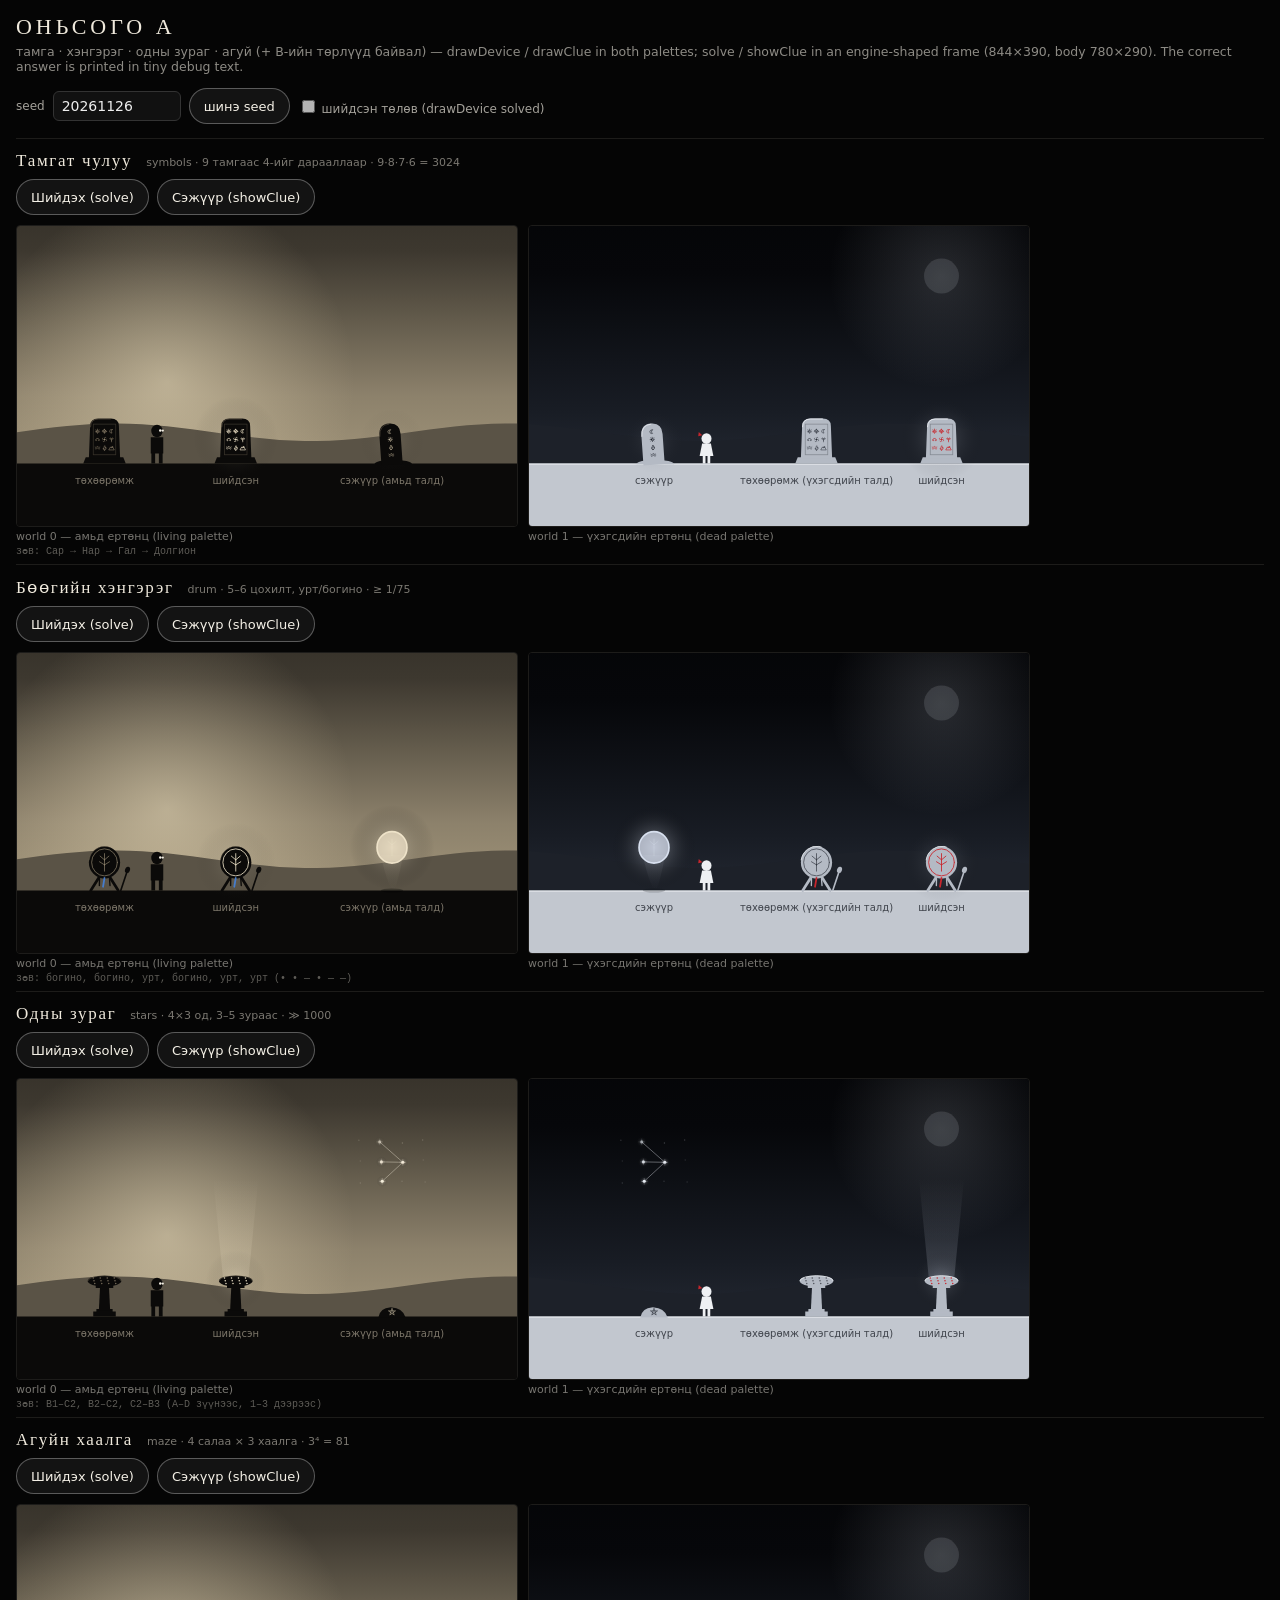
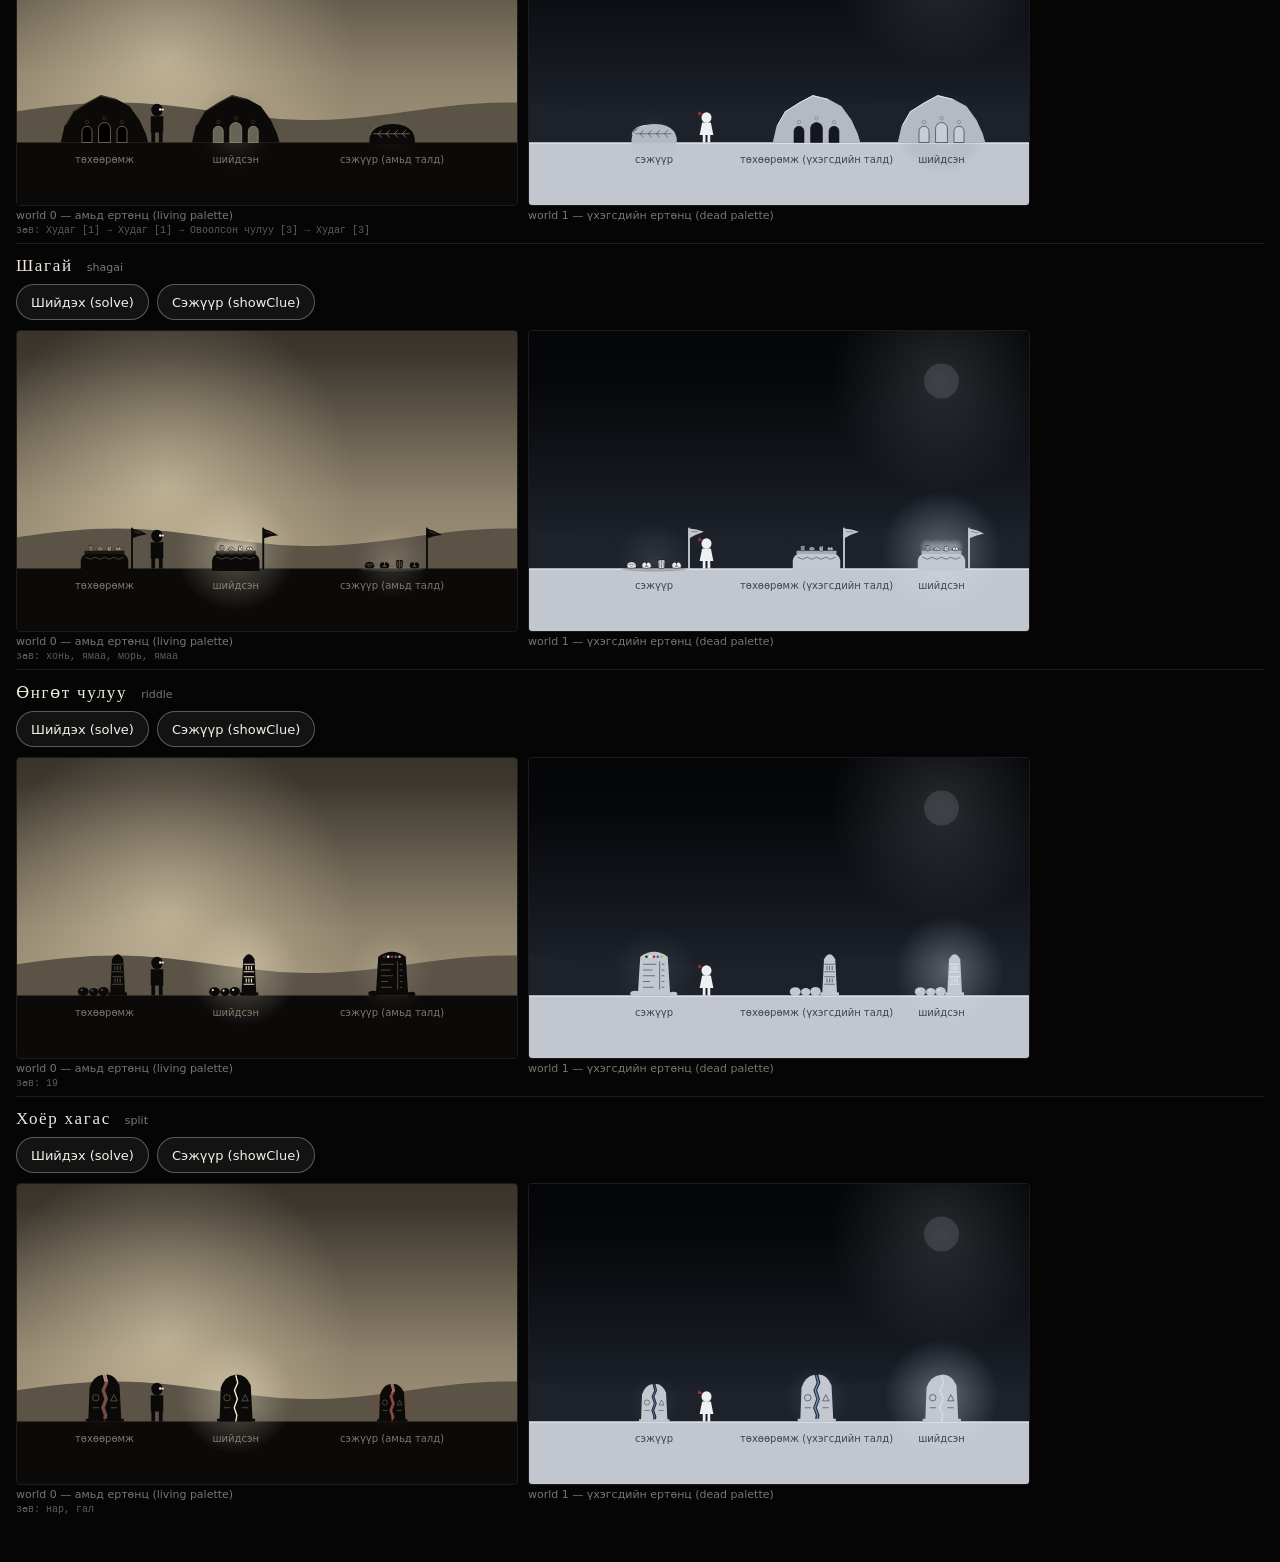
<file: puzzles-preview.html>
<!DOCTYPE html>
<html lang="mn">
<head>
<meta charset="utf-8">
<meta name="viewport" content="width=device-width,initial-scale=1,maximum-scale=1,user-scalable=no">
<title>Хоёр ертөнц — оньсого A (тамга, хэнгэрэг, од, агуй)</title>
<link rel="stylesheet" href="css/puzzles.css">
<link rel="stylesheet" href="css/puzzles-b.css">
<style>
html,body{margin:0;background:#050505;color:#e8e4da;font-family:system-ui,-apple-system,"Segoe UI",Roboto,Arial,sans-serif;font-size:14px}
body{padding:14px 16px 40px;box-sizing:border-box}
h1{font-family:Georgia,"Times New Roman",serif;font-weight:400;letter-spacing:.18em;font-size:22px;margin:0 0 4px;color:#efe9dc}
.pv-sub{opacity:.6;margin:0 0 14px;font-size:12.5px}
.pv-bar0{display:flex;flex-wrap:wrap;gap:8px;align-items:center;margin:0 0 14px}
.pv-bar0 label{opacity:.7;font-size:12px}
.pv-bar0 input[type=text]{width:110px;background:#111;border:1px solid #333;color:#eee;border-radius:6px;padding:6px 8px;font:inherit}
.pv-btn{-webkit-appearance:none;appearance:none;min-height:36px;padding:0 14px;border-radius:999px;border:1px solid rgba(255,255,255,.3);background:rgba(255,255,255,.06);color:#f4f0e6;font:inherit;font-size:13px;cursor:pointer}
.pv-btn:hover{background:rgba(255,255,255,.12)}
.pv-kind{border-top:1px solid #1d1c1a;padding:12px 0 6px}
.pv-kind h2{font-family:Georgia,serif;font-weight:400;font-size:17px;letter-spacing:.1em;margin:0 0 8px;color:#efe9dc}
.pv-kind h2 small{font-family:system-ui,sans-serif;font-size:11px;letter-spacing:0;opacity:.5;margin-left:8px}
.pv-row{display:flex;flex-wrap:wrap;gap:8px;margin:0 0 10px}
.pv-cvs{display:flex;flex-wrap:wrap;gap:10px}
.pv-cvs figure{margin:0}
.pv-cvs canvas{display:block;width:500px;max-width:100%;aspect-ratio:400/240;border:1px solid #1d1c1a;border-radius:4px}
.pv-cvs figcaption{font-size:11px;opacity:.5;margin-top:3px}
.pv-ans{font:10px/1.3 ui-monospace,Menlo,Consolas,monospace;color:rgba(239,233,220,.38);margin:2px 0 0}
/* ---- overlay frame shaped like the engine's #twpz (title bar + ✕), max 844×390, body 780×290 ---- */
.pv-ov{position:fixed;top:0;right:0;bottom:0;left:0;z-index:30;display:flex;align-items:center;justify-content:center;background:rgba(0,0,0,.55)}
.pv-ov[hidden]{display:none}
.pv-f{position:relative;width:min(844px,100vw);height:min(390px,100vh);box-sizing:border-box;background:#0d0c0b;border:1px solid rgba(255,255,255,.14);border-radius:14px;display:flex;flex-direction:column;box-shadow:0 20px 60px rgba(0,0,0,.6);overflow:hidden}
.pv-h{display:flex;align-items:center;gap:10px;padding:2px 8px 2px 18px;border-bottom:1px solid rgba(255,255,255,.08);color:#efe9dc;min-height:48px;box-sizing:border-box}
.pv-ti{font-family:Georgia,"Times New Roman",serif;font-size:19px;letter-spacing:.04em}
.pv-su{flex:1;font-size:13px;opacity:.6}
.pv-x{width:44px;height:44px;border-radius:50%;border:1px solid rgba(255,255,255,.2);background:transparent;color:#ddd;font-size:17px;cursor:pointer}
.pv-bw{flex:1;min-height:0;display:flex;align-items:center;justify-content:center}
.pv-b{position:relative;width:min(780px,100%);height:min(290px,100%);overflow:hidden;color:#efe9dc;-webkit-user-select:none;user-select:none}
.pv-dbg{position:absolute;left:18px;right:18px;bottom:3px;font:9.5px/1.2 ui-monospace,Menlo,Consolas,monospace;color:rgba(239,233,220,.3);white-space:nowrap;overflow:hidden;text-overflow:ellipsis;pointer-events:none}
.pv-log{position:fixed;left:8px;bottom:6px;z-index:20;font:11px ui-monospace,Menlo,monospace;color:rgba(239,233,220,.6);pointer-events:none;white-space:pre}
</style>
</head>
<body>
<h1>ОНЬСОГО A</h1>
<p class="pv-sub">тамга · хэнгэрэг · одны зураг · агуй (+ B-ийн төрлүүд байвал) — drawDevice / drawClue in both palettes; solve / showClue in an engine-shaped frame (844×390, body 780×290). The correct answer is printed in tiny debug text.</p>
<div class="pv-bar0">
  <label for="pvSeed">seed</label><input id="pvSeed" type="text" value="20261126" inputmode="numeric">
  <button class="pv-btn" id="pvNew" type="button">шинэ seed</button>
  <label><input id="pvSolved" type="checkbox"> шийдсэн төлөв (drawDevice solved)</label>
</div>
<div id="pvKinds"></div>
<div class="pv-ov" id="pvOv" hidden>
  <div class="pv-f" id="twpz" role="dialog" aria-modal="true">
    <div class="pv-h"><span class="pv-ti"></span><span class="pv-su"></span><button class="pv-x" type="button" aria-label="Хаах">&#x2715;</button></div>
    <div class="pv-bw"><div class="pv-b"></div></div>
    <div class="pv-dbg"></div>
  </div>
</div>
<div class="pv-log" id="pvLog"></div>

<script>
// ---- stub TW (only what puzzle modules may touch) ----
window.TW = {G: 190, H: 240, puzzles: {}};
</script>
<script src="js/puzzles.js"></script>
<script src="js/puzzles-b.js" onerror="this.remove()"></script>
<script>
(function(){
'use strict';
var TW = window.TW, G = TW.G;
function rng(a){ return function(){ a |= 0; a = a + 0x6D2B79F5 | 0; var t = Math.imul(a ^ a >>> 15, 1 | a); t = t + Math.imul(t ^ t >>> 7, 61 | t) ^ t; return ((t ^ t >>> 14) >>> 0) / 4294967296; }; }
function hashStr(s){ var h = 2166136261; for (var i = 0; i < s.length; i++) h = Math.imul(h ^ s.charCodeAt(i), 16777619); return h >>> 0; }
var PAL = [
  {world:0, sil:'#0b0a09', rim:'rgba(160,145,120,0.25)', eye:'#f3efe4', pale:'#c2c7cf', red:'#c8262d', blue:'#467dcd'},
  {world:1, sil:'#05060a', rim:'rgba(210,218,232,0.35)', eye:'#eef0f3', pale:'#c2c7cf', red:'#c8262d', blue:'#467dcd'}
];
var MINE = ['symbols', 'drum', 'stars', 'maze'];
var NOTES = {symbols: '9 тамгаас 4-ийг дарааллаар · 9·8·7·6 = 3024', drum: '5–6 цохилт, урт/богино · ≥ 1/75', stars: '4×3 од, 3–5 зураас · ≫ 1000', maze: '4 салаа × 3 хаалга · 3⁴ = 81'};
var seedEl = document.getElementById('pvSeed'), solvedEl = document.getElementById('pvSolved');
function seed(){ return (parseInt(seedEl.value, 10) || 0) >>> 0; }
function objFor(kind){ return kind === 'split' ? {id: 'SPA', kind: kind, params: {pair: 'P1', side: 0}} : {id: 'PZ_' + kind, kind: kind, params: {}}; }
// engine seeding: session seed + (params.pair || puzzle id)
function genFor(kind, s){
  var T = TW.puzzles[kind], o = objFor(kind);
  return T.gen(rng(hashStr(String(s) + ':' + ((o.params && o.params.pair) || o.id))), o.params);
}
function answerOf(kind, d){ var T = TW.puzzles[kind]; try { return T.answerText ? T.answerText(d) : JSON.stringify(d); } catch (e){ return '?'; } }
function kinds(){ return MINE.filter(function(k){ return TW.puzzles[k]; }).concat(Object.keys(TW.puzzles).filter(function(k){ return MINE.indexOf(k) < 0 && TW.puzzles[k] && TW.puzzles[k].solve; })); }

// ---- in-world canvases (400×240 logical, ground at G) ----
var cvs = [];
function backdrop(ctx, w){
  var g = ctx.createLinearGradient(0, -160, 0, 200);
  if (w === 0){ g.addColorStop(0, '#13110f'); g.addColorStop(0.5, '#3d382f'); g.addColorStop(0.82, '#8c816b'); g.addColorStop(1, '#a3967b'); }
  else { g.addColorStop(0, '#000'); g.addColorStop(0.55, '#06070a'); g.addColorStop(0.85, '#181c24'); g.addColorStop(1, '#252a34'); }
  ctx.fillStyle = g; ctx.fillRect(0, 0, 400, 240);
  var r;
  if (w === 0){ r = ctx.createRadialGradient(120, 125, 0, 120, 125, 150); r.addColorStop(0, 'rgba(240,226,192,0.5)'); r.addColorStop(1, 'rgba(230,212,175,0)'); ctx.fillStyle = r; ctx.fillRect(0, 0, 400, 240); }
  else { r = ctx.createRadialGradient(330, 40, 0, 330, 40, 90); r.addColorStop(0, 'rgba(210,218,232,0.16)'); r.addColorStop(1, 'rgba(210,218,232,0)'); ctx.fillStyle = r; ctx.fillRect(0, 0, 400, 240); ctx.fillStyle = 'rgba(225,230,240,0.13)'; ctx.beginPath(); ctx.arc(330, 40, 14, 0, 7); ctx.fill(); }
  ctx.fillStyle = w ? '#1d2129' : '#5a5346'; ctx.beginPath(); ctx.moveTo(0, 240);
  for (var x = 0; x <= 400; x += 10) ctx.lineTo(x, 172 - 14 * (0.5 + 0.5 * Math.sin(x * 0.02 + (w ? 2 : 0))));
  ctx.lineTo(400, 240); ctx.fill();
  ctx.fillStyle = w ? '#c2c7cf' : '#0b0a09'; ctx.fillRect(0, G, 400, 60);
  if (w){ ctx.fillStyle = '#e2e5ea'; ctx.fillRect(0, G, 400, 1); }
}
function figure(ctx, w, x){
  ctx.save(); ctx.translate(x, G);
  if (w === 0){ ctx.fillStyle = '#0b0a09'; ctx.beginPath(); ctx.ellipse(0, -26, 4.6, 5, 0, 0, 7); ctx.fill(); ctx.fillRect(-5, -21, 10, 13); ctx.fillRect(-4.5, -9, 3, 9); ctx.fillRect(1.5, -9, 3, 9);
    ctx.fillStyle = '#f3efe4'; ctx.beginPath(); ctx.arc(2.6, -26.5, 1, 0, 7); ctx.arc(4.6, -26.4, 0.9, 0, 7); ctx.fill(); }
  else { ctx.fillStyle = '#eef0f3'; ctx.beginPath(); ctx.ellipse(0, -20, 4, 4.3, 0, 0, 7); ctx.fill(); ctx.beginPath(); ctx.moveTo(-3.5, -16); ctx.lineTo(3.5, -16); ctx.lineTo(5.5, -6); ctx.lineTo(-5.5, -6); ctx.fill(); ctx.fillRect(-3, -6, 2.2, 6); ctx.fillRect(0.8, -6, 2.2, 6);
    ctx.fillStyle = '#c8262d'; ctx.beginPath(); ctx.moveTo(-3.4, -22.6); ctx.lineTo(-6.2, -25.2); ctx.lineTo(-6.6, -21.8); ctx.fill(); }
  ctx.restore();
}
function label(ctx, w, text, x){ ctx.font = '8px system-ui,sans-serif'; ctx.textAlign = 'center'; ctx.fillStyle = w ? 'rgba(20,24,32,.75)' : 'rgba(200,190,170,.6)'; ctx.fillText(text, x, G + 16); }
function drawCanvas(c){
  var cv = c.cv, dpr = window.devicePixelRatio || 1, cw = cv.clientWidth || 500;
  var pw = Math.round(cw * dpr), ph = Math.round(cw * 240 / 400 * dpr);
  if (cv.width !== pw || cv.height !== ph){ cv.width = pw; cv.height = ph; }
  var ctx = cv.getContext('2d'), s = pw / 400, t = c.t != null ? c.t : performance.now() / 1000, T = TW.puzzles[c.kind], P = PAL[c.w];
  ctx.setTransform(s, 0, 0, s, 0, 0); backdrop(ctx, c.w);
  try {
    if (c.w === 0){   // living: device (main), solved device, and a clue as if the clue were in the living world
      T.drawDevice(ctx, {x: 70, kind: c.kind}, t, P, !!solvedEl.checked);
      figure(ctx, 0, 112);
      T.drawDevice(ctx, {x: 175, kind: c.kind}, t, P, true);
      T.drawClue(ctx, {x: 300, puzzle: 'PZ'}, c.data, t, P);
      label(ctx, 0, 'төхөөрөмж', 70); label(ctx, 0, 'шийдсэн', 175); label(ctx, 0, 'сэжүүр (амьд талд)', 300);
    } else {          // dead: clue (main), and the device as if it stood in the dead world
      T.drawClue(ctx, {x: 100, puzzle: 'PZ'}, c.data, t, P);
      figure(ctx, 1, 142);
      T.drawDevice(ctx, {x: 230, kind: c.kind}, t, P, !!solvedEl.checked);
      T.drawDevice(ctx, {x: 330, kind: c.kind}, t, P, true);
      label(ctx, 1, 'сэжүүр', 100); label(ctx, 1, 'төхөөрөмж (үхэгсдийн талд)', 230); label(ctx, 1, 'шийдсэн', 330);
    }
  } catch (e){ console.error(e); }
  ctx.setTransform(1, 0, 0, 1, 0, 0);
}
function frameLoop(){ cvs.forEach(drawCanvas); requestAnimationFrame(frameLoop); }

function build(){
  var host = document.getElementById('pvKinds'); host.innerHTML = ''; cvs = [];
  kinds().forEach(function(kind){
    var T = TW.puzzles[kind], data;
    try { data = genFor(kind, seed()); } catch (e){ console.error(e); return; }
    var sec = document.createElement('section'); sec.className = 'pv-kind'; sec.id = 'pv-' + kind;
    var h = document.createElement('h2'); h.textContent = (T.title || kind) + ' '; var sm = document.createElement('small'); sm.textContent = kind + (NOTES[kind] ? ' · ' + NOTES[kind] : ''); h.appendChild(sm); sec.appendChild(h);
    var row = document.createElement('div'); row.className = 'pv-row';
    [['Шийдэх (solve)', 'solve'], ['Сэжүүр (showClue)', 'clue']].forEach(function(a){
      var b = document.createElement('button'); b.type = 'button'; b.className = 'pv-btn'; b.textContent = a[0]; b.setAttribute('data-open', kind + ':' + a[1]);
      b.addEventListener('click', function(){ open(kind, a[1]); }); row.appendChild(b);
    });
    sec.appendChild(row);
    var grid = document.createElement('div'); grid.className = 'pv-cvs';
    [0, 1].forEach(function(w){
      var f = document.createElement('figure'), cv = document.createElement('canvas'); cv.id = 'cv-' + kind + '-' + w; f.appendChild(cv);
      var cap = document.createElement('figcaption'); cap.textContent = w ? 'world 1 — үхэгсдийн ертөнц (dead palette)' : 'world 0 — амьд ертөнц (living palette)'; f.appendChild(cap);
      grid.appendChild(f); cvs.push({cv: cv, kind: kind, w: w, data: data});
    });
    sec.appendChild(grid);
    var ans = document.createElement('p'); ans.className = 'pv-ans'; ans.textContent = 'зөв: ' + answerOf(kind, data); sec.appendChild(ans);
    host.appendChild(sec);
  });
}

// ---- engine-shaped overlay ----
var ov = document.getElementById('pvOv'), fr = document.getElementById('twpz'), body = fr.querySelector('.pv-b'), logEl = document.getElementById('pvLog');
var cur = null, hist = [], delay = {ok: 700, bad: 450};   // engine: close 700 ms after success, 450 ms after fail
function log(s){ hist.push(s); if (hist.length > 6) hist.shift(); logEl.textContent = hist.join('\n'); }
function open(kind, mode, opts){
  opts = opts || {}; closeNow('reopen');
  var T = TW.puzzles[kind], data = opts.data || genFor(kind, opts.seed != null ? opts.seed : seed());
  fr.querySelector('.pv-ti').textContent = T.title || kind;
  fr.querySelector('.pv-su').textContent = mode === 'clue' ? 'Найздаа хэлж өг' : 'Найзаасаа асууж шийд';
  fr.querySelector('.pv-dbg').textContent = 'seed ' + seed() + ' · зөв: ' + answerOf(kind, data);
  body.innerHTML = '';
  var z = {kind: kind, mode: mode, data: data, calls: {success: 0, fail: 0, close: 0}, cleanup: null, closed: false, done: false, timer: 0};
  cur = z;
  var api = {
    success: function(){ z.calls.success++; log(kind + ' success #' + z.calls.success); if (z.mode !== 'solve' || z.done) return; z.done = true; z.timer = setTimeout(function(){ if (cur === z) closeNow('engine'); }, delay.ok); },
    fail: function(){ z.calls.fail++; log(kind + ' fail #' + z.calls.fail); if (z.mode !== 'solve' || z.done) return; z.done = true; z.timer = setTimeout(function(){ if (cur === z) closeNow('engine'); }, delay.bad); },
    close: function(){ z.calls.close++; log(kind + ' close'); if (cur === z) closeNow('api'); }
  };
  try { var r = mode === 'clue' ? T.showClue(body, data, api) : T.solve(body, data, api); if (typeof r === 'function') z.cleanup = r; }
  catch (e){ console.error(e); body.textContent = 'Алдаа гарлаа'; }
  ov.hidden = false; hist.push('— ' + kind + ' ' + mode);
  return data;
}
function closeNow(why){
  var z = cur; if (!z) return; cur = null; z.closed = why || true; clearTimeout(z.timer);
  try { if (z.cleanup) z.cleanup(); } catch (e){ console.error(e); }
  body.innerHTML = ''; ov.hidden = true; last = z;
}
var last = null;
fr.querySelector('.pv-x').addEventListener('click', function(){ closeNow('x'); });
addEventListener('keydown', function(e){ if (e.key === 'Escape' && cur){ e.preventDefault(); closeNow('esc'); } });
seedEl.addEventListener('change', build);
document.getElementById('pvNew').addEventListener('click', function(){ seedEl.value = String((Math.random() * 1e9) | 0); build(); });

window.__pz = {
  open: open, close: function(){ closeNow('test'); }, genFor: genFor, answerOf: answerOf, kinds: kinds, PAL: PAL,
  get cur(){ return cur && {kind: cur.kind, mode: cur.mode, data: cur.data, calls: cur.calls}; },
  get last(){ return last && {kind: last.kind, mode: last.mode, calls: last.calls, closed: last.closed}; },
  set closeDelay(v){ delay = v; },
  freeze: function(t){ cvs.forEach(function(c){ c.t = t; drawCanvas(c); }); },
  redraw: function(){ cvs.forEach(drawCanvas); }
};
build();
requestAnimationFrame(frameLoop);
})();
</script>
</body>
</html>
</file>
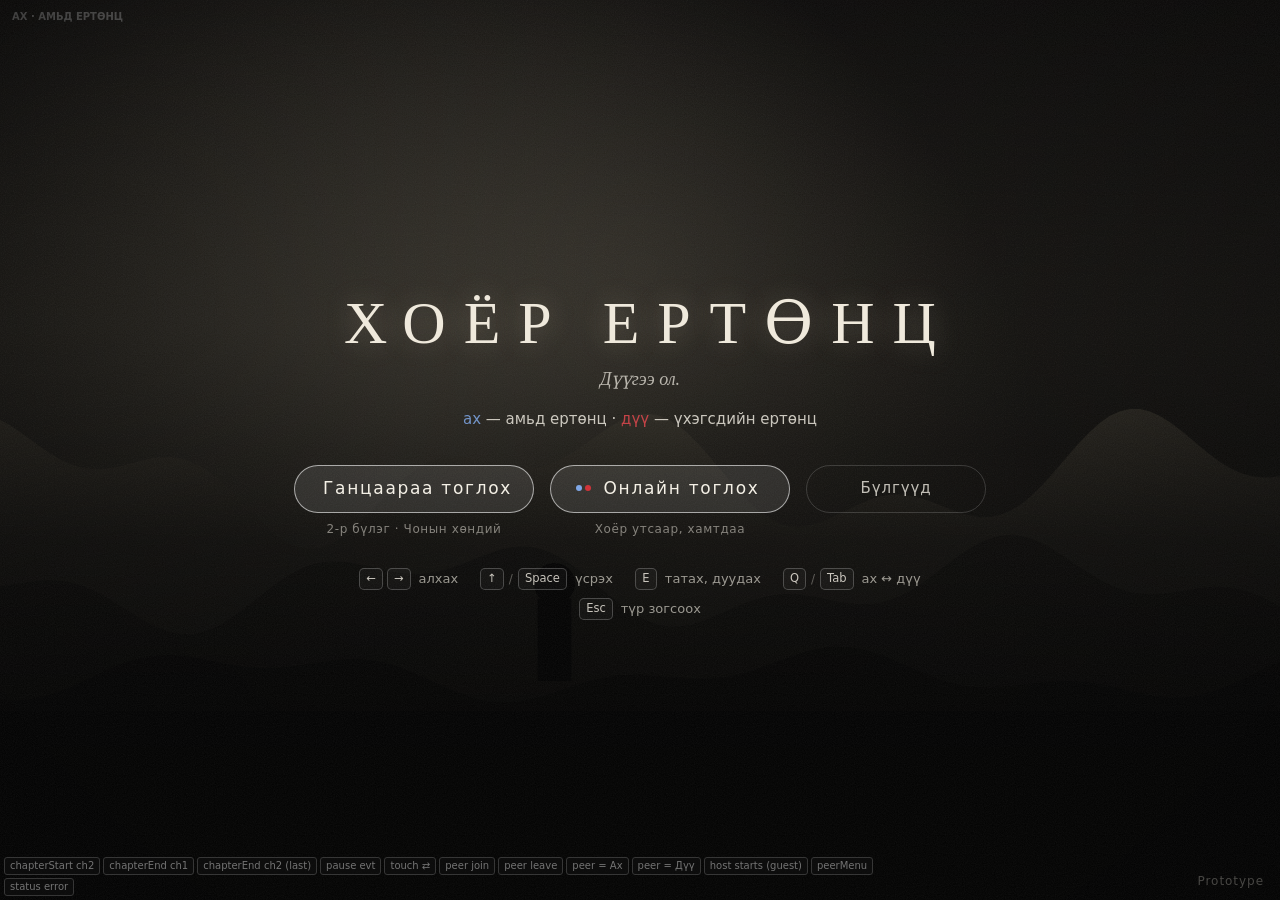
<file: ui-preview.html>
<!DOCTYPE html>
<html lang="mn">
<head>
<meta charset="utf-8">
<meta name="viewport" content="width=device-width,initial-scale=1,maximum-scale=1,user-scalable=no,viewport-fit=cover">
<title>Хоёр ертөнц — UI preview</title>
<link rel="stylesheet" href="css/ui.css">
<style>
/* preview-only: a fake game behind the UI (v2: one world per screen, always landscape) */
html,body{margin:0;height:100%;background:#000;overflow:hidden}
body{touch-action:none;-webkit-user-select:none;user-select:none;font-family:system-ui,-apple-system,"Segoe UI",Roboto,Arial,sans-serif;color:#e8e4da}
#cv{position:fixed;left:0;top:0;display:block}
#controls{position:fixed;left:0;right:0;bottom:0;top:0;z-index:4;display:none;pointer-events:none}
#controls .ctl{position:absolute;display:flex;align-items:center;justify-content:center;color:rgba(255,255,255,.78);border:1.5px solid rgba(255,255,255,.24);background:rgba(255,255,255,.06);border-radius:999px;font-size:22px;box-sizing:border-box}
#dbg{position:fixed;left:4px;bottom:4px;z-index:50;display:flex;flex-wrap:wrap;gap:3px;max-width:70vw;opacity:.6}
#dbg button{font:10px/1 system-ui,sans-serif;padding:3px 5px;border:1px solid #555;background:#111;color:#bbb;border-radius:3px;cursor:pointer}
html.shot #dbg{display:none}
</style>
</head>
<body>
<canvas id="cv"></canvas>
<div id="controls">
  <div class="ctl" id="pad" style="justify-content:space-between;padding:0 24px;font-size:20px"><span>◀&#xFE0E;</span><span>▶&#xFE0E;</span></div>
  <div class="ctl" id="bSwitch">⇅</div>
  <div class="ctl" id="bAction">◎</div>
  <div class="ctl" id="bJump">▲</div>
</div>
<div id="dbg">
  <button data-d="start2">chapterStart ch2</button>
  <button data-d="end1">chapterEnd ch1</button>
  <button data-d="end2">chapterEnd ch2 (last)</button>
  <button data-d="pauseOn">pause evt</button>
  <button data-d="touch">touch ⇄</button>
  <button data-d="peerJoin">peer join</button>
  <button data-d="peerLeave">peer leave</button>
  <button data-d="peerRole0">peer = Ах</button>
  <button data-d="peerRole1">peer = Дүү</button>
  <button data-d="hostStarts">host starts (guest)</button>
  <button data-d="peerMenu">peerMenu</button>
  <button data-d="netError">status error</button>
</div>

<script>
// ---------- stub TW (event bus) ----------
window.TW = {
  H: 240, G: 190, chapters: {}, chapterOrder: [], ui: null, _h: {},
  on(n, f){ (this._h[n] = this._h[n] || []).push(f); },
  off(n, f){ const a = this._h[n]; if(a){ const i = a.indexOf(f); if(i >= 0) a.splice(i, 1); } },
  emit(n, d){ console.log('[TW.emit]', n, JSON.stringify(d)); (this._h[n] || []).slice().forEach(f => { try{ f(d); }catch(e){ console.error(e); } }); }
};

// ---------- fake TW.net (contract: docs/ARCHITECTURE-v2.md) ----------
// ?net=none → no TW.net at all; ?net=offline → create/join reject 'offline'; ?net=na → available() false
(function(){
  const q = new URLSearchParams(location.search), mode = q.get('net');
  if(mode === 'none') return;
  const h = {}, sleep = ms => new Promise(r => setTimeout(r, ms));
  const emit = (n, d) => { console.log('[net.emit]', n, JSON.stringify(d)); (h[n] || []).slice().forEach(f => { try{ f(d); }catch(e){ console.error(e); } }); };
  let peerInfo = null, mine = {};
  const net = {
    code: null, isHost: false, connected: false,
    available(){ return mode !== 'na'; },
    async create(){
      emit('status', { state:'connecting' }); await sleep(300);
      if(mode === 'offline'){ emit('status', { state:'error', detail:'offline' }); throw new Error('offline'); }
      net.code = 'KXRM'; net.isHost = true; net.connected = true; peerInfo = null;
      emit('status', { state:'connected' }); return 'KXRM';
    },
    async join(code){
      emit('status', { state:'connecting' }); await sleep(300);
      if(mode === 'offline'){ emit('status', { state:'idle' }); throw new Error('offline'); }
      if(code === 'FULL'){ emit('status', { state:'idle' }); throw new Error('full'); }
      if(code !== 'KXRM'){ emit('status', { state:'idle' }); throw new Error('notfound'); }
      net.code = code; net.isHost = false; net.connected = true;
      emit('status', { state:'connected' });
      peerInfo = { role:0, at:'lobby', ch:'ch2' };          // the host is already in the room as Ах
      emit('peer', { present:true, info:peerInfo });
    },
    leave(){ console.log('[net] leave'); net.connected = false; net.code = null; net.isHost = false; peerInfo = null; emit('status', { state:'idle' }); },
    send(msg){ console.log('[net] send', JSON.stringify(msg)); },
    on(n, f){ (h[n] = h[n] || []).push(f); },
    off(n, f){ const a = h[n]; if(a){ const i = a.indexOf(f); if(i >= 0) a.splice(i, 1); } },
    setInfo(o){ mine = Object.assign({}, o); console.log('[net] setInfo', JSON.stringify(mine)); },
    peer(){ return peerInfo; },
    // preview-only helpers
    _peerJoin(role){ peerInfo = { role: role == null ? (mine.role === 0 ? 1 : 0) : role, at:'lobby' }; emit('peer', { present:true, info:peerInfo }); },
    _peerLeave(){ peerInfo = null; emit('peer', { present:false, info:null }); },
    _peerRole(r){ peerInfo = Object.assign({}, peerInfo || { at:'lobby' }, { role:r }); emit('peer', { present:true, info:peerInfo }); },
    _error(){ emit('status', { state:'error', detail:'socket closed' }); },
    _mine: () => mine
  };
  TW.net = net;
})();

// ---------- stub TW.game (engine API v2) ----------
(function(){
  const q = new URLSearchParams(location.search);
  const CH = [
    { id:'ch1', num:1, title:'Хил', unlocked:true, best:{ time:184, deaths:3 },
      endText:'Ах дүү хоёр бие биенээ анх удаа мэдэрлээ.\nГэвч хоёр ертөнцийн хил хаалттай хэвээр…' },
    { id:'ch2', num:2, title:'Чонын хөндий', unlocked:true, best:null,
      endText:'Чоно хөндийд үлдлээ. Харин дүүгийн дуу улам ойртсоор.' },
    { id:'ch3', num:3, title:'Хэрээний овоо', unlocked:false, best:null, endText:'' }
  ];
  const empty = q.get('empty') === '1';
  let cur = null, paused = false, muted = false, mode = 'solo', role = null, myInfo = {};
  let touch = q.has('touch') ? q.get('touch') === '1' : !!(window.matchMedia && matchMedia('(pointer:coarse)').matches);
  const find = id => CH.find(c => c.id === id);
  const pub = c => c ? { id:c.id, num:c.num, title:c.title } : null;
  function begin(id, m, r){
    const c = find(id) || (id === 'ch1' ? { id:'ch1', num:1, title:'Хил' } : null);
    if(!c){ console.warn('[game] unknown chapter', id); return false; }
    cur = c; paused = false; mode = m; role = m === 'online' ? r : null; layout();
    TW.emit('chapterStart', Object.assign(pub(c), { mode, role }));
    return true;
  }
  const myRole = () => myInfo.role === 0 || myInfo.role === 1 ? myInfo.role : (TW.net && TW.net.isHost ? 0 : 1);
  // like the engine: remember my presence info, forward net peer events as TW 'peer'
  if(TW.net){
    const orig = TW.net.setInfo;
    TW.net.setInfo = function(o){ myInfo = Object.assign({}, myInfo, o || {}); return orig.apply(TW.net, arguments); };
    TW.net.on('peer', p => TW.emit('peer', { present: !!(p && p.present), info: p && p.info }));
  }
  TW.game = {
    startChapter(id){ console.log('[game] startChapter', id, navigator.userActivation ? 'activation=' + navigator.userActivation.isActive : ''); begin(id, 'solo'); },
    startSolo(id){ console.log('[game] startSolo', id, navigator.userActivation ? 'activation=' + navigator.userActivation.isActive : ''); begin(id, 'solo'); },
    startOnline(id){
      console.log('[game] startOnline', id);
      if(!TW.net || !TW.net.connected) return false;
      const r = myRole(); TW.net.send({ t:'start', chapter:id, seed:12345 });
      begin(id, 'online', r); TW.emit('onlineStart', { chapter:id, role:r }); return true;
    },
    _guestStart(id){ const r = myRole(); begin(id, 'online', r); TW.emit('onlineStart', { chapter:id, role:r }); },
    mode(){ return mode; },
    role(){ return role; },
    leaveOnline(){ console.log('[game] leaveOnline'); try{ TW.net && TW.net.leave(); }catch(e){} mode = 'solo'; role = null; cur = null; paused = false; layout(); },
    restart(){ console.log('[game] restart'); if(cur){ paused = false; TW.emit('chapterStart', Object.assign(pub(cur), { mode, role })); } },
    pause(b){ b = !!b; if(!cur) b = false; console.log('[game] pause', b); if(b === paused) return; paused = b; TW.emit('pause', { paused:b }); },
    isPaused(){ return paused; },
    setMuted(b){ muted = !!b; console.log('[game] setMuted', muted); },
    isMuted(){ return muted; },
    chapters(){ return empty ? [] : CH.map(c => ({ id:c.id, num:c.num, title:c.title, unlocked:c.unlocked, best:c.best })); },
    current(){ return pub(cur); },
    touchUI(){ return touch; },
    _setTouch(v){ touch = v; layout(); },
    _set(id){ cur = find(id); },
    _CH: CH
  };
})();

// ---------- fake game picture: ONE world fills the landscape screen ----------
const cv = document.getElementById('cv'), ctx = cv.getContext('2d'), ctl = document.getElementById('controls');
function place(id, o){ const e = document.getElementById(id); Object.assign(e.style, { width:o.w+'px', height:o.h+'px', bottom:o.b+'px', left:o.l!=null?o.l+'px':'auto', right:o.r!=null?o.r+'px':'auto' }); }
function hill(w, base, amp, seed, col, h){
  ctx.fillStyle = col; ctx.beginPath(); ctx.moveTo(0, h);
  for(let x = 0; x <= w + 10; x += 10){ const n = Math.sin(x*0.011+seed)*0.5 + Math.sin(x*0.027+seed*2)*0.3; ctx.lineTo(x, base - amp*(0.5+0.5*n)); }
  ctx.lineTo(w, h); ctx.closePath(); ctx.fill();
}
function layout(){
  const VW = innerWidth, VH = innerHeight, touch = TW.game.touchUI(), DPR = Math.min(devicePixelRatio || 1, 2);
  cv.width = VW * DPR; cv.height = VH * DPR; cv.style.width = VW + 'px'; cv.style.height = VH + 'px';
  ctx.setTransform(DPR, 0, 0, DPR, 0, 0);
  const dead = TW.game.role() === 1, gy = VH * 0.79, s = VH / 240;
  let g = ctx.createLinearGradient(0, 0, 0, VH);
  if(!dead){
    g.addColorStop(0, '#13110f'); g.addColorStop(.5, '#3d382f'); g.addColorStop(.75, '#8c816b'); g.addColorStop(1, '#a3967b');
    ctx.fillStyle = g; ctx.fillRect(0, 0, VW, VH);
    const r = ctx.createRadialGradient(VW*.32, VH*.55, 0, VW*.32, VH*.55, VH*.7); r.addColorStop(0, 'rgba(240,226,192,.45)'); r.addColorStop(1, 'rgba(240,226,192,0)');
    ctx.fillStyle = r; ctx.fillRect(0, 0, VW, VH);
    hill(VW, gy - VH*.16, VH*.2, 1.3, '#857b66', VH); hill(VW, gy - VH*.07, VH*.14, 2.9, '#5a5346', VH); hill(VW, gy, VH*.08, 5.1, '#302c25', VH);
    ctx.fillStyle = '#0b0a09'; ctx.fillRect(0, gy, VW, VH - gy);
    ctx.fillRect(VW*.42, gy - 30*s, 9*s, 22*s); ctx.beginPath(); ctx.arc(VW*.42 + 4.5*s, gy - 34*s, 5.5*s, 0, 7); ctx.fill();
  }else{
    g.addColorStop(0, '#000'); g.addColorStop(.6, '#06070a'); g.addColorStop(.85, '#181c24'); g.addColorStop(1, '#252a34');
    ctx.fillStyle = g; ctx.fillRect(0, 0, VW, VH);
    hill(VW, gy - VH*.16, VH*.2, 4.2, '#101319', VH); hill(VW, gy - VH*.07, VH*.14, 7.7, '#1d2129', VH); hill(VW, gy, VH*.08, 1.9, '#3a404b', VH);
    ctx.fillStyle = '#c2c7cf'; ctx.fillRect(0, gy, VW, VH - gy);
    ctx.fillStyle = '#eef0f3'; ctx.fillRect(VW*.42, gy - 18*s, 8*s, 14*s); ctx.beginPath(); ctx.arc(VW*.42 + 4*s, gy - 22*s, 4.5*s, 0, 7); ctx.fill();
    ctx.fillStyle = '#c8262d'; ctx.fillRect(VW*.42 - 5*s, gy - 26*s, 5*s, 2*s);
  }
  ctx.font = '600 10px system-ui,sans-serif'; ctx.textBaseline = 'top'; ctx.fillStyle = 'rgba(255,255,255,.55)';
  ctx.fillText(dead ? 'ДҮҮ · ҮХЭГСДИЙН ЕРТӨНЦ' : 'АХ · АМЬД ЕРТӨНЦ', 12, 12);
  // touch controls float over the landscape picture (no bar)
  ctl.style.display = touch ? 'block' : 'none';
  place('pad', { l:18, b:16, w:176, h:70 }); place('bJump', { r:18, b:16, w:78, h:78 }); place('bAction', { r:106, b:12, w:58, h:58 }); place('bSwitch', { r:24, b:106, w:50, h:50 });
}
addEventListener('resize', layout);
layout();

// ---------- debug strip ----------
const ch = id => TW.game._CH.find(c => c.id === id);
const DBG = {
  start2(){ TW.game._set('ch2'); TW.emit('chapterStart', { id:'ch2', num:2, title:'Чонын хөндий', mode:TW.game.mode(), role:TW.game.role() }); },
  end1(){ const c = ch('ch1'); TW.game._set('ch1'); TW.emit('chapterEnd', { id:c.id, num:c.num, title:c.title, endText:c.endText, next:'ch2', time:184.6, deaths:3 }); },
  end2(){ const c = ch('ch2'); TW.game._set('ch2'); TW.emit('chapterEnd', { id:c.id, num:c.num, title:c.title, endText:c.endText, next:null, time:427.2, deaths:11 }); },
  pauseOn(){ TW.game.pause(true); },
  touch(){ TW.game._setTouch(!TW.game.touchUI()); },
  peerJoin(){ TW.net && TW.net._peerJoin(); },
  peerLeave(){ TW.net && TW.net._peerLeave(); },
  peerRole0(){ TW.net && TW.net._peerRole(0); },
  peerRole1(){ TW.net && TW.net._peerRole(1); },
  hostStarts(){ TW.game._guestStart('ch2'); },
  peerMenu(){ TW.emit('peerMenu', {}); },
  netError(){ TW.net && TW.net._error(); }
};
document.getElementById('dbg').addEventListener('click', e => { const b = e.target.closest('[data-d]'); if(b){ DBG[b.dataset.d](); b.blur(); } });
window.__dbg = DBG;
</script>
<script src="js/ui.js"></script>
<script>TW.ui.init(TW.game);</script>
</body>
</html>
</file>
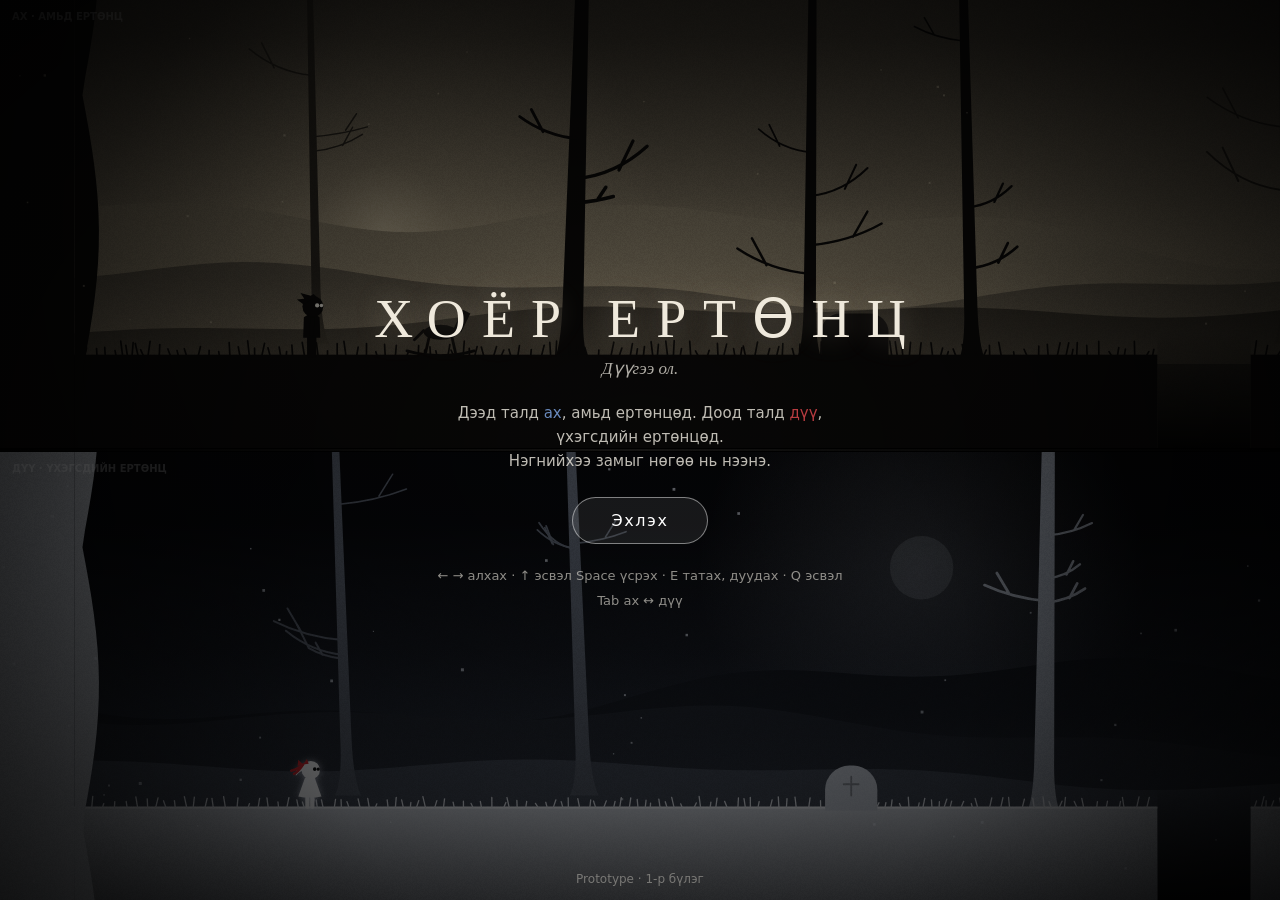
<file: reference/v0.1.html>
<!DOCTYPE html>
<html lang="mn">
<head>
<meta charset="utf-8">
<meta name="viewport" content="width=device-width,initial-scale=1,maximum-scale=1,user-scalable=no">
<title>Хоёр ертөнц</title>
<style>
/* VOICE: hushed, wordless, Limbo-like grief and hope
   IDEA: a split photographic plate: a print above, its negative below
   PICTURE: the game itself, two stacked worlds filling the screen
   COLOUR and TYPE: sepia dusk vs cold negative, one red ribbon, one blue khadag; Georgia title
   LAYOUT: canvas fills the viewport, touch controls in a bar under it on phones */
html,body{margin:0;height:100%;background:#000;overflow:hidden;overscroll-behavior:none}
body{touch-action:none;-webkit-user-select:none;user-select:none;-webkit-touch-callout:none;-webkit-tap-highlight-color:transparent;font-family:system-ui,-apple-system,"Segoe UI",Roboto,Arial,sans-serif;color:#e8e4da}
canvas{position:fixed;left:0;top:0;display:block}
#probe{position:fixed;bottom:0;left:0;height:0;padding-bottom:env(safe-area-inset-bottom,0px);visibility:hidden;pointer-events:none}
#controls{position:fixed;left:0;right:0;bottom:0;display:none;pointer-events:none;z-index:4}
#controls.bar{background:linear-gradient(#070707,#000)}
.ctl{position:absolute;pointer-events:auto;touch-action:none;display:flex;align-items:center;justify-content:center;color:rgba(255,255,255,.78);border:1.5px solid rgba(255,255,255,.24);background:rgba(255,255,255,.06);border-radius:999px;font-size:22px;line-height:1;box-sizing:border-box;transition:background .08s,transform .08s}
.ctl.on{background:rgba(255,255,255,.24);transform:scale(.96)}
#pad{justify-content:space-between;padding:0 24px;font-size:20px}
#pad span{opacity:.7;transition:opacity .08s}
#pad span.on{opacity:1;color:#fff;text-shadow:0 0 10px rgba(255,255,255,.7)}
#bSwitch.pulse{animation:pulse 1.2s ease-in-out infinite}
@keyframes pulse{0%,100%{box-shadow:0 0 0 0 rgba(208,52,58,0)}50%{box-shadow:0 0 0 9px rgba(208,52,58,.35);border-color:rgba(255,130,130,.8)}}
#hud{position:fixed;top:8px;right:8px;display:flex;gap:6px;z-index:5}
#hud button{width:36px;height:36px;border-radius:50%;border:1px solid rgba(255,255,255,.2);background:rgba(0,0,0,.4);color:rgba(255,255,255,.75);font-size:15px;padding:0;cursor:pointer}
.ov{position:fixed;inset:0;display:flex;flex-direction:column;align-items:center;justify-content:center;z-index:10;text-align:center;padding:24px;box-sizing:border-box}
.hidden{display:none!important}
#title{background:radial-gradient(ellipse at center,rgba(0,0,0,.3),rgba(0,0,0,.85))}
#title h1{font-family:Georgia,"Times New Roman",serif;font-weight:400;letter-spacing:.3em;padding-left:.3em;font-size:clamp(30px,8vw,54px);margin:0 0 8px;color:#efe9dc;text-shadow:0 0 28px rgba(255,240,210,.25)}
.sub{font-family:Georgia,serif;font-style:italic;opacity:.75;margin:0 0 22px;font-size:17px}
.lead{max-width:400px;margin:0 auto 24px;font-size:15px;line-height:1.6;opacity:.82}
.lead .r{color:#e0484e}.lead .b{color:#7fa7e6}
.keys{font-size:13px;opacity:.6;line-height:1.9;margin-top:20px;max-width:420px}
.btnmain{font:inherit;font-size:16px;letter-spacing:.1em;padding:13px 38px;border-radius:999px;border:1px solid rgba(255,255,255,.45);background:rgba(255,255,255,.08);color:#fff;cursor:pointer;min-height:44px}
.btnmain:focus-visible,#hud button:focus-visible{outline:2px solid #fff;outline-offset:3px}
.tag{position:absolute;bottom:14px;left:0;right:0;font-size:12px;opacity:.4}
#end{background:#f4f2ee;color:#1d1c1a}
#end .kick{font-size:13px;opacity:.55;margin-bottom:6px}
#end h2{font-family:Georgia,serif;font-weight:400;font-size:clamp(32px,7vw,48px);margin:0 0 12px;letter-spacing:.06em}
#end p{max-width:360px;line-height:1.6;margin:0 auto 14px;font-size:15px}
#end .stats{font-size:13px;opacity:.6;margin-bottom:24px}
#end .btnmain{color:#1d1c1a;border-color:rgba(0,0,0,.35);background:rgba(0,0,0,.04)}
@media (prefers-reduced-motion:reduce){#bSwitch.pulse{animation:none;border-color:rgba(255,130,130,.8)}}
</style>
</head>
<body>
<canvas id="cv"></canvas>
<div id="probe"></div>
<div id="controls">
  <div class="ctl" id="pad"><span id="pl">◀</span><span id="pr">▶</span></div>
  <div class="ctl" id="bSwitch" data-k="switch" aria-label="Дүр солих">⇅</div>
  <div class="ctl" id="bAction" data-k="action" aria-label="Татах, дуудах">◎</div>
  <div class="ctl" id="bJump" data-k="jump" aria-label="Үсрэх">▲</div>
</div>
<div id="hud" class="hidden">
  <button id="mute" aria-label="Дуу">♪</button>
  <button id="restart" aria-label="Дахин эхлэх">↺</button>
</div>
<div id="title" class="ov">
  <h1>ХОЁР ЕРТӨНЦ</h1>
  <div class="sub">Дүүгээ ол.</div>
  <div class="lead">Дээд талд <span class="b">ах</span>, амьд ертөнцөд. Доод талд <span class="r">дүү</span>, үхэгсдийн ертөнцөд.<br>Нэгнийхээ замыг нөгөө нь нээнэ.</div>
  <button class="btnmain" id="startBtn">Эхлэх</button>
  <div class="keys" id="keys"></div>
  <div class="tag">Prototype · 1-р бүлэг</div>
</div>
<div id="end" class="ov hidden">
  <div class="kick">1-р бүлэг</div>
  <h2>Хил</h2>
  <p>Ах дүү хоёр бие биенээ анх удаа мэдэрлээ.<br>Гэвч хоёр ертөнцийн хил хаалттай хэвээр…</p>
  <div class="stats" id="stats"></div>
  <button class="btnmain" id="again">Дахин тоглох</button>
  <div class="tag" style="opacity:.45">Үргэлжлэл бий</div>
</div>
<script>
(function(){
'use strict';
const H=240,G=190,LEVEL_R=3300,DEATH_Y=330,STEP=1/60,OVOO=2900;
const clamp=(v,a,b)=>v<a?a:v>b?b:v;
const ease=t=>t*t*(3-2*t);
function rng(a){return function(){a|=0;a=a+0x6D2B79F5|0;let t=Math.imul(a^a>>>15,1|a);t=t+Math.imul(t^t>>>7,61|t)^t;return((t^t>>>14)>>>0)/4294967296;};}
const overlap=(a,b)=>a.x<b.x+b.w&&a.x+a.w>b.x&&a.y<b.y+b.h&&a.y+a.h>b.y;

// ---------- level ----------
const LIV={ground:[[-300,560],[610,800],[960,2150],[2350,LEVEL_R]],
  blocks:[{x:-80,y:-300,w:60,h:600,k:'cliff'},{x:380,y:G-22,w:36,h:22,k:'rock'},{x:1540,y:G-26,w:30,h:26,k:'rock'},{x:3220,y:-300,w:120,h:600,k:'cliff'}]};
const DEAD={ground:[[-300,560],[610,2150],[2350,LEVEL_R]],
  blocks:[{x:-80,y:-300,w:60,h:600,k:'cliff'},{x:382,y:G-22,w:28,h:22,k:'stone'},{x:1560,y:100,w:340,h:200,k:'ledge'},{x:3220,y:-300,w:120,h:600,k:'cliff'}]};
const RIVER={x0:800,x1:960,surf:G+16};
const CPS=[[100,620,1010,1830,2370],[100,620,1200,1910,2370]];
const gapsOf=L=>{const r=[];for(let i=0;i<L.ground.length-1;i++)r.push([L.ground[i][1],L.ground[i+1][0]]);return r;};
const GAPS=[gapsOf(LIV),gapsOf(DEAD)];

// ---------- decor ----------
const DEC=[{trees:[],grass:[],fg:[]},{trees:[],grass:[],fg:[]}];
(function(){
  const keep=[[1040,1110],[1775,1835],[2015,2095],[2395,2445],[2840,2960],[780,1000],[540,630],[2130,2370]];
  for(let w=0;w<2;w++){
    const r=rng(11+w*101),L=w?DEAD:LIV,D=DEC[w];
    const onGround=x=>L.ground.some(g=>x>g[0]+12&&x<g[1]-12);
    let x=-40;
    while(x<3250){x+=80+r()*160;const f=r()<0.5?1:0.8;
      if(f===1&&(!onGround(x)||keep.some(k=>x>k[0]&&x<k[1])))continue;
      if(w===1&&f===1&&x>1550&&x<1910)continue;
      const br=[];const n=2+Math.floor(r()*(w?4:3));
      for(let i=0;i<n;i++)br.push({y:G-40-r()*130,d:r()<0.5?-1:1,l:12+r()*(w?26:32),c:0.15+r()*(w?0.7:0.4)});
      D.trees.push({x,f,wd:f===1?6+r()*7:4+r()*5,lean:(r()-0.5)*(w?34:18),br});}
    for(const g of L.ground)for(let gx=g[0]+2;gx<g[1]-1;gx+=2.5+r()*4.5)D.grass.push([gx,1.5+r()*(w?4:6),(r()-0.5)*3]);
    let fx=150;while(fx<4700){fx+=280+r()*420;D.fg.push({x:fx,h:28+r()*44,n:4+Math.floor(r()*5),s:r()*1000});}
  }
})();

// ---------- state ----------
let S;
function mkChar(i){const b=i===0;return{i,w:b?14:12,h:b?30:24,x:100,y:G-(b?30:24),vx:0,vy:0,onGround:true,face:1,walk:0,cp:100,dying:0,spawn:0,coyote:0,jumpBuf:0,
  gravity:b?1500:1150,jumpV:b?430:375,speed:b?120:118,pushing:false,look:0,lookT:0,reach:0,callCd:0,pushSnd:0,snap:false};}
function makeState(){return{t:0,time:0,mode:'title',active:0,deaths:0,
  bridge:{on:false,p:0},gate:{on:false,p:0},rope:{on:false,p:0},plate:{pressed:false},ghost:{a:0},
  levers:[{x:1072,y:G,on:false,p:0,target:'bridge'},{x:1740,y:100,on:false,p:0,target:'gate'},{x:2420,y:G,on:false,p:0,target:'rope'}],
  crate:{x:1300,y:G-40,w:40,h:40,vy:0,onGround:true,home:1300,respawn:0,fade:1},
  chars:[mkChar(0),mkChar(1)],ripples:[],parts:[],amb:[[],[]],cams:[0,0],stage:1,stageT:0,
  ending:null,introCall:false,flash:[0,0],swf:[0,0],glow:0,white:0};}

// ---------- physics ----------
function gateRect(){const e=ease(S.gate.p);return{x:1800,y:40-e*150,w:14,h:150};}
function solidsFor(w,noCrate){
  const out=[],L=w?DEAD:LIV,cr=S.crate;
  for(const g of L.ground)out.push({x:g[0],y:G,w:g[1]-g[0],h:300});
  for(const b of L.blocks)out.push({x:b.x,y:b.y,w:b.w,h:b.h});
  if(w===0){
    if(S.bridge.p>=1)out.push({x:800,y:G,w:160,h:14});
    out.push(gateRect());
    if(S.rope.p>=1)out.push({x:2150,y:G,w:200,h:14});
    if(!noCrate&&cr.respawn<=0)out.push({x:cr.x,y:cr.y,w:cr.w,h:cr.h,isCrate:true});
  }else{
    if(S.ghost.a>0.5)out.push({x:2150,y:G,w:200,h:14});
    if(cr.respawn<=0)out.push({x:cr.x,y:cr.y,w:cr.w,h:cr.h});
  }
  return out;
}
function prefilter(b,sol){for(const s of sol)s.skip=overlap(b,s);}
function moveX(b,dx,sol){if(!dx)return;b.x+=dx;for(const s of sol){if(s.skip)continue;if(overlap(b,s))b.x=dx>0?s.x-b.w:s.x+s.w;}}
function moveY(b,dy,sol){b.y+=dy;b.onGround=false;for(const s of sol){if(s.skip)continue;if(overlap(b,s)){if(dy>0){b.y=s.y-b.h;b.onGround=true;}else b.y=s.y+s.h;b.vy=0;}}}

const IDLE={};
function updateChar(c,dt,inp){
  if(c.dying>0){c.dying-=dt;if(c.dying<=0)respawn(c);return;}
  if(c.spawn>0)c.spawn=Math.max(0,c.spawn-dt*2.2);
  if(c.lookT>0){c.lookT-=dt;if(c.lookT<=0)c.look=0;}
  if(c.callCd>0)c.callCd-=dt;
  const dir=(inp.right?1:0)-(inp.left?1:0),acc=c.onGround?1100:750,want=dir*c.speed;
  if(c.vx<want)c.vx=Math.min(want,c.vx+acc*dt);else if(c.vx>want)c.vx=Math.max(want,c.vx-acc*dt);
  if(dir)c.face=dir;
  c.coyote=c.onGround?0.1:Math.max(0,c.coyote-dt);
  c.jumpBuf=inp.jumpPressed?0.13:Math.max(0,c.jumpBuf-dt);
  if(c.jumpBuf>0&&c.coyote>0){c.vy=-c.jumpV;c.jumpBuf=0;c.coyote=0;sfx('jump');}
  c.vy=Math.min(c.vy+c.gravity*dt,520);
  const wasG=c.onGround,vyB=c.vy,sol=solidsFor(c.i);prefilter(c,sol);
  let dx=c.vx*dt;c.pushing=false;
  const cr=S.crate;
  if(c.i===0&&dx&&c.onGround&&cr.respawn<=0&&!overlap(c,cr)&&overlap({x:c.x+dx,y:c.y,w:c.w,h:c.h},cr)&&c.y+c.h>cr.y+3){
    const pdx=Math.sign(dx)*Math.min(Math.abs(dx),62*dt),cs=solidsFor(0,true);prefilter(cr,cs);
    const bx=cr.x;moveX(cr,pdx,cs);const moved=cr.x-bx;
    if(Math.abs(moved)>1e-3){c.pushing=true;dx=moved;c.vx=Math.sign(c.vx)*Math.min(Math.abs(c.vx),62);
      for(const s of sol)if(s.isCrate)s.x=cr.x;
      c.pushSnd-=dt;if(c.pushSnd<=0){c.pushSnd=0.24;sfx('push');}}
  }
  moveX(c,dx,sol);moveY(c,c.vy*dt,sol);
  if(c.onGround&&!wasG&&vyB>260)sfx('land');
  c.walk+=Math.abs(c.vx)*dt*(c.i?0.21:0.17);
  if(c.onGround)for(const cp of CPS[c.i])if(c.x>=cp&&cp>c.cp)c.cp=cp;
  const cx=c.x+c.w/2;
  if(c.i===0&&cx>RIVER.x0&&cx<RIVER.x1&&c.y+c.h>RIVER.surf+3){die(c,'water');return;}
  if(c.y>DEATH_Y)die(c,'fall');
}
function die(c,why){
  if(c.dying>0)return;c.dying=0.95;c.vx=0;c.vy=0;S.deaths++;S.flash[c.i]=1;
  const cx=c.x+c.w/2,cy=c.y+c.h/2;
  for(let k=0;k<26;k++)S.parts.push({w:c.i,x:cx+(Math.random()-0.5)*c.w,y:cy+(Math.random()-0.5)*c.h,vx:(Math.random()-0.5)*90,vy:-Math.random()*90-10,life:0.8+Math.random()*0.7,max:1.5,s:1+Math.random()*2,c:c.i?'#eef0f3':'#0a0908',g:why==='water'?280:120});
  if(why==='water'){splash(cx,RIVER.surf);sfx('splash');}
  sfx('death');
}
function respawn(c){c.x=c.cp;c.y=G-c.h;c.vx=0;c.vy=0;c.dying=0;c.spawn=1;c.onGround=true;c.face=1;c.snap=true;}
function splash(x,y){for(let k=0;k<20;k++)S.parts.push({w:0,x:x+(Math.random()-0.5)*14,y,vx:(Math.random()-0.5)*110,vy:-60-Math.random()*120,life:0.5+Math.random()*0.4,max:0.9,s:1+Math.random()*1.5,c:'rgba(215,203,175,0.85)',g:420});}

function updateCrate(dt){
  const c=S.crate;
  if(c.respawn>0){c.respawn-=dt;c.y+=8*dt;if(c.respawn<=0){c.x=c.home;c.y=G-40;c.vy=0;c.fade=0;}return;}
  c.fade=Math.min(1,c.fade+dt*2);
  c.vy=Math.min(c.vy+1500*dt,520);
  const sol=solidsFor(0,true);prefilter(c,sol);moveY(c,c.vy*dt,sol);
  const cx=c.x+c.w/2;
  if(c.y>DEATH_Y||(cx>RIVER.x0&&cx<RIVER.x1&&c.y+c.h>RIVER.surf+10)){c.respawn=0.8;if(c.y<DEATH_Y){splash(cx,RIVER.surf);sfx('splash');}}
}
function doAction(c){
  if(c.dying>0)return;
  const cx=c.x+c.w/2;
  if(c.i===1)for(const l of S.levers)if(!l.on&&Math.abs(cx-l.x)<16&&Math.abs(c.y+c.h-l.y)<6){pullLever(l);return;}
  if(c.callCd>0)return;c.callCd=0.7;
  callFrom(c);
}
function callFrom(c){
  const cx=c.x+c.w/2,cy=c.y+c.h*0.45;
  S.ripples.push({w:c.i,x:cx,y:cy,t:0,c:c.i?'232,236,244':'30,27,22'});
  S.ripples.push({w:1-c.i,x:cx,y:cy,t:-0.15,c:c.i?'208,52,58':'150,190,255'});
  sfx(c.i?'callS':'callB');
  const o=S.chars[1-c.i];
  if(o.dying<=0){o.lookT=1.4;o.look=c.i===0?1:-1;if(Math.abs(o.vx)<5)o.face=cx>=o.x+o.w/2?1:-1;}
}
function pullLever(l){
  l.on=true;S[l.target].on=true;sfx('lever');sfx('rumble');
  const t={bridge:[880,G-40],gate:[1807,110],rope:[2250,G-10]}[l.target];
  S.ripples.push({w:0,x:t[0],y:t[1],t:0,c:'208,52,58',big:true});
  S.ripples.push({w:1,x:l.x,y:l.y-10,t:0,c:'208,52,58'});
}
function updateWorld(dt){
  for(const k of ['bridge','gate','rope']){const o=S[k];if(o.on&&o.p<1)o.p=Math.min(1,o.p+dt/1.4);}
  for(const l of S.levers)if(l.on&&l.p<1)l.p=Math.min(1,l.p+dt*4);
  const b=S.chars[0],bc=b.x+b.w/2;
  const pr=b.dying<=0&&b.onGround&&bc>=2030&&bc<=2080&&Math.abs(b.y+b.h-G)<1.5;
  if(pr&&!S.plate.pressed){sfx('ghost');S.ripples.push({w:1,x:2250,y:G-8,t:0,c:'200,215,245',big:true});}
  S.plate.pressed=pr;
  S.ghost.a+=((pr?1:0)-S.ghost.a)*Math.min(1,dt*(pr?4:7));
}
function computeStage(){
  if(!S.bridge.on)return 1;
  if(!S.gate.on)return S.crate.x<1470?2:3;
  if(!S.rope.on)return S.chars[1].x+S.chars[1].w/2<2360?4:5;
  return 6;
}
function hintTarget(){
  const s=S.chars[1];
  switch(S.stage){
    case 1:return{w:1,x:1072,y:G-12};
    case 2:return{w:0,x:S.crate.x+20,y:S.crate.y+20};
    case 3:return s.y+s.h<=101?{w:1,x:1740,y:88}:{w:1,x:S.crate.x+20,y:S.crate.y+20};
    case 4:return S.plate.pressed?{w:1,x:2250,y:G-8}:{w:0,x:2055,y:G-6};
    case 5:return{w:1,x:2420,y:G-12};
  }return null;
}
function updateStage(dt){const st=computeStage();if(st!==S.stage){S.stage=st;S.stageT=0;}else S.stageT+=dt;}
function checkEnding(){
  if(S.stage!==6)return;
  const ok=c=>c.dying<=0&&c.onGround&&Math.abs(c.x+c.w/2-OVOO)<45;
  if(ok(S.chars[0])&&ok(S.chars[1])){S.mode='ending';S.ending={t:0};setHint(false);}
}
function updateEnding(dt){
  const E=S.ending;E.t+=dt;
  for(const c of S.chars){const cx=c.x+c.w/2;c.speed=55;updateChar(c,dt,{left:E.t<2.6&&cx>OVOO+1.5,right:E.t<2.6&&cx<OVOO-1.5});}
  if(E.t>1.6){const r=Math.min(1,(E.t-1.6)/0.8);S.chars[0].reach=r;S.chars[1].reach=r;S.chars[0].look=-1;S.chars[1].look=1;S.chars[0].lookT=9;S.chars[1].lookT=9;}
  S.glow=clamp((E.t-0.8)/1.5,0,1);
  S.white=clamp((E.t-3.8)/1.6,0,1);
  if(E.t>1.8&&!E.chord){E.chord=true;sfx('end');}
  if(E.t>5.6&&!E.shown){E.shown=true;showEnd();}
  updateWorld(dt);
}
function switchChar(){S.active^=1;S.swf[S.active]=1;sfx('switch');ambience();}

// ---------- input ----------
const K={},T={},TST={},latch={};
function readInput(){
  const r={};for(const k of ['left','right','jump','action','switch'])r[k]=!!(K[k]||T[k]||TST[k]);
  r.jumpPressed=!!latch.jump;r.actionPressed=!!latch.action;r.switchPressed=!!latch.switch;
  latch.jump=latch.action=latch.switch=false;return r;
}
function update(dt){
  S.t+=dt;
  const inp=readInput();
  if(S.mode==='play'){
    S.time+=dt;
    if(inp.switchPressed)switchChar();
    for(const c of S.chars)updateChar(c,dt,c.i===S.active?inp:IDLE);
    if(inp.actionPressed)doAction(S.chars[S.active]);
    updateCrate(dt);updateWorld(dt);updateStage(dt);checkEnding();
    if(!S.introCall&&S.time>1.3){S.introCall=true;callFrom(S.chars[1]);}
  }else if(S.mode==='ending')updateEnding(dt);
  else for(const c of S.chars)updateChar(c,dt,IDLE);
  updateFx(dt);updateCams(dt);
}
function newAmb(w,p,cam){
  const r=Math.random;
  return w?{x:cam+r()*p.vw,y:p.top+r()*(H-p.top),vx:(r()-0.5)*5,vy:-(5+r()*12),life:4+r()*5,max:9,s:0.6+r()*1.1,f:0.5+r(),ph:r()*6}
          :{x:cam+r()*p.vw,y:p.top+20+r()*(G-p.top-20),vx:3+r()*6,vy:(r()-0.5)*2,life:4+r()*4,max:8,s:0.5+r()*0.8,f:0.5+r(),ph:r()*6};
}
function updateFx(dt){
  for(const r of S.ripples)r.t+=dt;S.ripples=S.ripples.filter(r=>r.t<1.7);
  for(const q of S.parts){q.vy+=q.g*dt;q.x+=q.vx*dt;q.y+=q.vy*dt;q.life-=dt;}S.parts=S.parts.filter(q=>q.life>0);
  for(let w=0;w<2;w++){
    const p=panels[w],cam=S.cams[w],A=S.amb[w],max=w?46:26;
    while(A.length<max)A.push(newAmb(w,p,cam));
    for(let i=A.length-1;i>=0;i--){const a=A[i];a.x+=a.vx*dt;a.y+=a.vy*dt+Math.sin(S.t*a.f+a.ph)*dt*3;a.life-=dt;
      if(a.life<=0||a.x<cam-30||a.x>cam+p.vw+30||a.y<p.top-20)A.splice(i,1);}
    S.flash[w]=Math.max(0,S.flash[w]-dt*1.6);S.swf[w]=Math.max(0,S.swf[w]-dt*3);
  }
}
function camTarget(i){const c=S.chars[i],p=panels[i];return clamp(c.x+c.w/2-p.vw/2+c.face*Math.min(70,p.vw*0.15),-60,LEVEL_R-p.vw);}
function updateCams(dt,snap){for(let i=0;i<2;i++){const t=camTarget(i),c=S.chars[i];if(snap||c.snap){S.cams[i]=t;c.snap=false;}else S.cams[i]+=(t-S.cams[i])*Math.min(1,dt*3.2);}}

// ---------- audio ----------
let AC=null,master,windG,droneG,echoIn,noiseBuf,muted=false;
function initAudio(){
  try{
    AC=new (window.AudioContext||window.webkitAudioContext)();
    master=AC.createGain();master.gain.value=0.9;master.connect(AC.destination);
    const len=AC.sampleRate*4,buf=AC.createBuffer(1,len,AC.sampleRate),d=buf.getChannelData(0);let last=0;
    for(let i=0;i<len;i++){last=(last+0.02*(Math.random()*2-1))/1.02;d[i]=last*3.5;}
    const src=AC.createBufferSource();src.buffer=buf;src.loop=true;
    const lp=AC.createBiquadFilter();lp.type='lowpass';lp.frequency.value=520;
    windG=AC.createGain();windG.gain.value=0;src.connect(lp);lp.connect(windG);windG.connect(master);src.start();
    const lfo=AC.createOscillator(),lfoG=AC.createGain();lfo.frequency.value=0.07;lfoG.gain.value=260;lfo.connect(lfoG);lfoG.connect(lp.frequency);lfo.start();
    droneG=AC.createGain();droneG.gain.value=0;droneG.connect(master);
    [[55,'sine',0.35],[82.41,'sine',0.3],[110.6,'triangle',0.12]].forEach(([f,t,g])=>{const o=AC.createOscillator(),gg=AC.createGain();o.type=t;o.frequency.value=f;gg.gain.value=g;o.connect(gg);gg.connect(droneG);o.start();});
    echoIn=AC.createGain();const dl=AC.createDelay(1);dl.delayTime.value=0.3;const fb=AC.createGain();fb.gain.value=0.38;const ef=AC.createBiquadFilter();ef.type='lowpass';ef.frequency.value=1800;const wet=AC.createGain();wet.gain.value=0.5;
    echoIn.connect(dl);dl.connect(ef);ef.connect(fb);fb.connect(dl);ef.connect(wet);wet.connect(master);
    noiseBuf=AC.createBuffer(1,AC.sampleRate,AC.sampleRate);const nd=noiseBuf.getChannelData(0);for(let i=0;i<nd.length;i++)nd[i]=Math.random()*2-1;
  }catch(e){AC=null;}
}
function env(g,t,a,d,pk){g.gain.setValueAtTime(0.0001,t);g.gain.exponentialRampToValueAtTime(pk,t+a);g.gain.exponentialRampToValueAtTime(0.0001,t+a+d);}
function tone(f0,f1,dur,type,pk,echo){const t=AC.currentTime,o=AC.createOscillator(),g=AC.createGain();o.type=type;o.frequency.setValueAtTime(f0,t);if(f1!==f0)o.frequency.exponentialRampToValueAtTime(f1,t+dur);env(g,t,0.012,dur,pk);o.connect(g);g.connect(master);if(echo)g.connect(echoIn);o.start(t);o.stop(t+dur+0.05);}
function noise(dur,ft,fq,pk){const t=AC.currentTime,s=AC.createBufferSource(),f=AC.createBiquadFilter(),g=AC.createGain();s.buffer=noiseBuf;f.type=ft;f.frequency.value=fq;env(g,t,0.008,dur,pk);s.connect(f);f.connect(g);g.connect(master);s.start(t);s.stop(t+dur+0.05);}
function sfx(n){
  if(!AC||muted||AC.state!=='running')return;
  try{switch(n){
    case 'jump':noise(0.09,'bandpass',700,0.12);break;
    case 'land':noise(0.07,'lowpass',260,0.16);break;
    case 'push':noise(0.14,'bandpass',300,0.05);break;
    case 'lever':tone(220,110,0.12,'square',0.045);noise(0.05,'highpass',2200,0.07);break;
    case 'rumble':noise(1.4,'lowpass',140,0.32);tone(48,40,1.4,'sine',0.12);break;
    case 'death':tone(260,50,0.7,'sawtooth',0.05);noise(0.4,'lowpass',500,0.18);break;
    case 'splash':noise(0.5,'highpass',900,0.16);break;
    case 'callB':tone(392,390,0.5,'sine',0.08,true);break;
    case 'callS':tone(784,780,0.6,'sine',0.06,true);tone(1175,1170,0.5,'sine',0.025,true);break;
    case 'switch':tone(180,520,0.22,'sine',0.045);break;
    case 'ghost':tone(523,523,1.0,'sine',0.05,true);tone(784,784,1.2,'sine',0.035,true);break;
    case 'end':[261.6,329.6,392,523.3].forEach(f=>tone(f,f,3.5,'sine',0.045,true));break;
  }}catch(e){}
}
function ambience(){
  if(!AC)return;const t=AC.currentTime,dead=S.active===1,end=S.mode==='ending';
  windG.gain.setTargetAtTime(end?0.03:dead?0.07:0.16,t,0.6);
  droneG.gain.setTargetAtTime(end?0.02:dead?0.07:0.03,t,0.6);
}

// ---------- layout & controls ----------
const cv=document.getElementById('cv'),ctx=cv.getContext('2d');
const ctl=document.getElementById('controls'),pad=document.getElementById('pad'),bJ=document.getElementById('bJump'),bA=document.getElementById('bAction'),bS=document.getElementById('bSwitch');
let VW=0,VH=0,GH=0,DPR=1,panels=[],ctrlH=0,touchSeen=false;
let touchUI=(window.matchMedia&&matchMedia('(pointer:coarse)').matches)||('ontouchstart' in window&&navigator.maxTouchPoints>0);
const safeB=()=>parseFloat(getComputedStyle(document.getElementById('probe')).paddingBottom)||0;
function place(el,o){el.style.width=o.w+'px';el.style.height=o.h+'px';el.style.bottom=o.b+'px';
  if(o.l!=null){el.style.left=o.l+'px';el.style.right='auto';}else{el.style.right=o.r+'px';el.style.left='auto';}}
function layout(){
  VW=window.innerWidth;VH=window.innerHeight;DPR=Math.min(window.devicePixelRatio||1,2);
  const portrait=VH>VW*1.05,sb=safeB();
  ctrlH=touchUI&&portrait?Math.round(clamp(VH*0.21,150,190)+sb):0;
  GH=VH-ctrlH;
  cv.width=Math.round(VW*DPR);cv.height=Math.round(GH*DPR);cv.style.width=VW+'px';cv.style.height=GH+'px';
  const ph=(GH-4)/2;
  panels=[{x:0,y:0,w:VW,h:ph},{x:0,y:ph+4,w:VW,h:ph}];
  for(const p of panels){p.scale=Math.min(p.h/H,p.w/380);p.vw=p.w/p.scale;p.vh=p.h/p.scale;p.top=H-p.vh;}
  ctl.style.display=touchUI?'block':'none';ctl.classList.toggle('bar',ctrlH>0);ctl.style.height=(ctrlH||VH)+'px';
  if(ctrlH){
    const inner=ctrlH-sb;
    place(pad,{l:14,b:sb+(inner-76)/2,w:Math.min(176,VW*0.44),h:76});
    place(bJ,{r:16,b:sb+(inner-84)/2,w:84,h:84});
    place(bA,{r:110,b:sb+12,w:60,h:60});
    place(bS,{r:114,b:sb+84,w:52,h:52});
  }else{
    place(pad,{l:18,b:sb+16,w:176,h:70});
    place(bJ,{r:18,b:sb+16,w:78,h:78});
    place(bA,{r:106,b:sb+12,w:58,h:58});
    place(bS,{r:24,b:sb+106,w:50,h:50});
  }
  if(S)updateCams(0,true);
  legend();
}
function legend(){document.getElementById('keys').innerHTML=touchUI
  ?'◀ ▶ алхах · ▲ үсрэх · ◎ татах, дуудах · ⇅ ах ↔ дүү'
  :'← → алхах · ↑ эсвэл Space үсрэх · E татах, дуудах · Q эсвэл Tab ах ↔ дүү';}
const KEYMAP={ArrowLeft:'left',KeyA:'left',ArrowRight:'right',KeyD:'right',ArrowUp:'jump',KeyW:'jump',Space:'jump',KeyE:'action',KeyF:'action',Enter:'action',KeyQ:'switch',Tab:'switch',ShiftLeft:'switch',ShiftRight:'switch'};
addEventListener('keydown',e=>{
  const k=KEYMAP[e.code];
  if(touchUI&&!touchSeen&&k){touchUI=false;layout();}
  if(!k)return;e.preventDefault();
  if(S.mode==='title'&&(k==='jump'||k==='action')&&!e.repeat){startGame();return;}
  if(!e.repeat){K[k]=true;latch[k]=true;}
});
addEventListener('keyup',e=>{const k=KEYMAP[e.code];if(k){K[k]=false;e.preventDefault();}});
addEventListener('blur',()=>{for(const k in K)K[k]=false;});
addEventListener('touchstart',()=>{touchSeen=true;if(!touchUI){touchUI=true;layout();}},{passive:true});
addEventListener('contextmenu',e=>e.preventDefault());
addEventListener('dblclick',e=>e.preventDefault());
const padPtr=new Map();
function updPad(){const r=pad.getBoundingClientRect(),mid=r.left+r.width/2;T.left=false;T.right=false;
  for(const x of padPtr.values()){if(x<mid)T.left=true;else T.right=true;}
  document.getElementById('pl').classList.toggle('on',!!T.left);document.getElementById('pr').classList.toggle('on',!!T.right);}
pad.addEventListener('pointerdown',e=>{e.preventDefault();try{pad.setPointerCapture(e.pointerId);}catch(_){ }padPtr.set(e.pointerId,e.clientX);updPad();});
pad.addEventListener('pointermove',e=>{if(padPtr.has(e.pointerId)){padPtr.set(e.pointerId,e.clientX);updPad();}});
['pointerup','pointercancel','lostpointercapture'].forEach(ev=>pad.addEventListener(ev,e=>{padPtr.delete(e.pointerId);updPad();}));
for(const b of [bJ,bA,bS]){
  const k=b.dataset.k,ptr=new Set();
  b.addEventListener('pointerdown',e=>{e.preventDefault();try{b.setPointerCapture(e.pointerId);}catch(_){ }ptr.add(e.pointerId);T[k]=true;latch[k]=true;b.classList.add('on');});
  const up=e=>{ptr.delete(e.pointerId);if(!ptr.size){T[k]=false;b.classList.remove('on');}};
  b.addEventListener('pointerup',up);b.addEventListener('pointercancel',up);b.addEventListener('lostpointercapture',up);
}
let hintOn=false;
function setHint(v){if(v!==hintOn){hintOn=v;bS.classList.toggle('pulse',v);}}

// ---------- drawing ----------
const COL=[
  {sil:'#0b0a09',grass:'#0b0a09',tree:'#0b0a09',tree2:'#2a261f',fog:'188,172,140',hill:['#857b66','#5a5346','#302c25']},
  {sil:'#c2c7cf',grass:'#d3d7de',tree:'#959ca8',tree2:'#4b515c',fog:'58,66,80',hill:['#101319','#1d2129','#3a404b']}];
function hn(x,s){return Math.sin(x*0.0042+s)*0.5+Math.sin(x*0.0113+s*2.1)*0.3+Math.sin(x*0.029+s*3.7)*0.2;}
function hills(p,cam,f,base,amp,col,seed){ctx.fillStyle=col;ctx.beginPath();ctx.moveTo(-10,H+80);
  for(let sx=-10;sx<=p.vw+12;sx+=10)ctx.lineTo(sx,base-amp*(0.5+0.5*hn(sx+cam*f,seed)));
  ctx.lineTo(p.vw+12,H+80);ctx.closePath();ctx.fill();}
function fog(x,w,col,y0,y1,a){const g=ctx.createLinearGradient(0,y0,0,y1);g.addColorStop(0,`rgba(${col},0)`);g.addColorStop(1,`rgba(${col},${a})`);ctx.fillStyle=g;ctx.fillRect(x,y0,w,y1-y0);}
function drawBackdrop(w,p,cam){
  const g=ctx.createLinearGradient(0,-160,0,200);
  if(w===0){g.addColorStop(0,'#13110f');g.addColorStop(0.5,'#3d382f');g.addColorStop(0.82,'#8c816b');g.addColorStop(1,'#a3967b');}
  else{g.addColorStop(0,'#000');g.addColorStop(0.55,'#06070a');g.addColorStop(0.85,'#181c24');g.addColorStop(1,'#252a34');}
  ctx.fillStyle=g;ctx.fillRect(-2,p.top-2,p.vw+4,p.vh+4);
  if(w===0){const sx=p.vw*0.3,sy=125,r=ctx.createRadialGradient(sx,sy,0,sx,sy,150);r.addColorStop(0,'rgba(240,226,192,0.55)');r.addColorStop(0.25,'rgba(230,212,175,0.22)');r.addColorStop(1,'rgba(230,212,175,0)');ctx.fillStyle=r;ctx.fillRect(sx-150,sy-150,300,300);}
  else{const mx=p.vw*0.72,my=62,r=ctx.createRadialGradient(mx,my,0,mx,my,120);r.addColorStop(0,'rgba(210,218,232,0.16)');r.addColorStop(1,'rgba(210,218,232,0)');ctx.fillStyle=r;ctx.fillRect(mx-120,my-120,240,240);ctx.fillStyle='rgba(225,230,240,0.13)';ctx.beginPath();ctx.arc(mx,my,17,0,7);ctx.fill();}
  const hc=COL[w].hill,fc=COL[w].fog;
  hills(p,cam,0.12,150,55,hc[0],w?4.2:1.3);fog(-2,p.vw+4,fc,105,178,w?0.25:0.3);
  hills(p,cam,0.3,166,38,hc[1],w?7.7:2.9);fog(-2,p.vw+4,fc,140,192,w?0.2:0.25);
  hills(p,cam,0.55,182,24,hc[2],w?1.9:5.1);
}
function drawTree(w,t,x,p){
  const base=t.f===1?G+4:G-6,top=p.top-30,col=t.f===1?COL[w].tree:COL[w].tree2,hw=t.wd/2;
  const lx=y=>x+t.lean*clamp((base-y)/(base+100),0,3);
  ctx.fillStyle=col;ctx.strokeStyle=col;ctx.lineCap='round';
  ctx.beginPath();ctx.moveTo(x-hw-4,base);ctx.quadraticCurveTo(x-hw,base-8,lx(base-30)-hw,base-30);ctx.lineTo(lx(top)-hw*0.6,top);ctx.lineTo(lx(top)+hw*0.6,top);ctx.lineTo(lx(base-30)+hw,base-30);ctx.quadraticCurveTo(x+hw,base-8,x+hw+4,base);ctx.closePath();ctx.fill();
  for(const b of t.br){if(b.y<p.top-10)continue;const tx=lx(b.y);ctx.lineWidth=Math.max(0.8,hw*0.5*(1-(base-b.y)/260));
    ctx.beginPath();ctx.moveTo(tx,b.y);ctx.quadraticCurveTo(tx+b.d*b.l*0.55,b.y-b.l*0.05,tx+b.d*b.l,b.y-b.l*b.c);
    ctx.moveTo(tx+b.d*b.l*0.6,b.y-b.l*0.12);ctx.lineTo(tx+b.d*b.l*0.8,b.y-b.l*(0.35+b.c*0.4));ctx.stroke();}
}
function drawTrees(w,p,cam,f){for(const t of DEC[w].trees){if(t.f!==f)continue;const x=t.x+cam*(1-t.f);if(x<cam-90||x>cam+p.vw+90)continue;drawTree(w,t,x,p);}}
function rr(x,y,w,h,r){ctx.beginPath();ctx.moveTo(x+r,y);ctx.arcTo(x+w,y,x+w,y+h,r);ctx.lineTo(x+w,y+h);ctx.lineTo(x,y+h);ctx.arcTo(x,y,x+w,y,r);ctx.closePath();}
function drawBlock(w,b){
  const C=COL[w];ctx.fillStyle=C.sil;
  if(b.k==='cliff'){ctx.fillRect(b.x,b.y,b.w,b.h);const L=b.x<0,ex=L?b.x+b.w:b.x;ctx.beginPath();ctx.moveTo(ex,b.y);
    for(let y=b.y;y<=G+60;y+=9)ctx.lineTo(ex+(L?1:-1)*(4+Math.abs(Math.sin(y*0.37))*9),y);ctx.lineTo(ex,G+60);ctx.closePath();ctx.fill();}
  else if(b.k==='rock'){rr(b.x,b.y,b.w,b.h+4,Math.min(10,b.h*0.6));ctx.fill();}
  else if(b.k==='stone'){ctx.fillStyle='#b4bac4';rr(b.x,b.y,b.w,b.h+2,b.w/2-1);ctx.fill();ctx.strokeStyle='rgba(20,24,30,0.35)';ctx.lineWidth=1;ctx.beginPath();ctx.moveTo(b.x+b.w/2,b.y+6);ctx.lineTo(b.x+b.w/2,b.y+16);ctx.moveTo(b.x+b.w/2-4,b.y+10);ctx.lineTo(b.x+b.w/2+4,b.y+10);ctx.stroke();}
  else if(b.k==='ledge'){ctx.fillStyle='#b8bec8';ctx.fillRect(b.x,b.y,b.w,b.h);ctx.fillStyle='#e1e4ea';ctx.fillRect(b.x,b.y,b.w,1.2);
    ctx.strokeStyle='rgba(15,18,24,0.3)';ctx.lineWidth=0.9;ctx.beginPath();
    for(const [x,y] of [[1585,118],[1660,140],[1720,112],[1800,150],[1860,124]]){ctx.moveTo(x,y);ctx.lineTo(x+7,y+9);ctx.lineTo(x+3,y+18);ctx.lineTo(x+10,y+27);}ctx.stroke();
    ctx.strokeStyle=C.grass;ctx.lineWidth=0.7;ctx.beginPath();for(let x=b.x+3;x<b.x+b.w-2;x+=5){ctx.moveTo(x,b.y);ctx.lineTo(x+1,b.y-2-Math.abs(Math.sin(x))*3);}ctx.stroke();}
}
function drawTerrain(w,p,cam){
  const C=COL[w],L=w?DEAD:LIV,x0=cam-30,x1=cam+p.vw+30;
  for(const [a,b] of GAPS[w]){if(w===0&&a===RIVER.x0)continue;const g=ctx.createLinearGradient(0,G-12,0,H);g.addColorStop(0,'rgba(0,0,0,0)');g.addColorStop(1,'rgba(0,0,0,0.9)');ctx.fillStyle=g;ctx.fillRect(a,G-12,b-a,H+80-G);}
  if(w===0){
    ctx.fillStyle='#12110e';ctx.fillRect(RIVER.x0,RIVER.surf,RIVER.x1-RIVER.x0,H+80-RIVER.surf);
    ctx.strokeStyle='rgba(215,200,165,0.35)';ctx.lineWidth=0.8;ctx.beginPath();
    for(let x=RIVER.x0;x<=RIVER.x1;x+=4){const y=RIVER.surf+Math.sin(x*0.09+S.t*2.2)*0.7;x===RIVER.x0?ctx.moveTo(x,y):ctx.lineTo(x,y);}ctx.stroke();
    ctx.strokeStyle='rgba(215,200,165,0.12)';ctx.beginPath();for(let x=RIVER.x0+10;x<RIVER.x1;x+=23){const y=RIVER.surf+8+Math.sin(x+S.t)*1.5;ctx.moveTo(x,y);ctx.lineTo(x+9,y);}ctx.stroke();
  }
  ctx.fillStyle=C.sil;for(const g of L.ground){if(g[1]<x0||g[0]>x1)continue;ctx.fillRect(g[0],G,g[1]-g[0],H+80-G);}
  if(w===1){const g=ctx.createLinearGradient(0,G,0,H+20);g.addColorStop(0,'rgba(8,10,14,0)');g.addColorStop(1,'rgba(8,10,14,0.55)');ctx.fillStyle=g;for(const s of L.ground)ctx.fillRect(s[0],G,s[1]-s[0],H+80-G);
    ctx.fillStyle='#e2e5ea';for(const s of L.ground)ctx.fillRect(s[0],G,s[1]-s[0],1);
    ctx.fillStyle='#d3dae4';ctx.fillRect(RIVER.x0,G,RIVER.x1-RIVER.x0,9);ctx.strokeStyle='rgba(40,48,62,0.45)';ctx.lineWidth=0.7;ctx.beginPath();ctx.moveTo(812,G+2);ctx.lineTo(840,G+6);ctx.lineTo(861,G+3);ctx.lineTo(902,G+7);ctx.moveTo(840,G+6);ctx.lineTo(848,G+12);ctx.moveTo(915,G+2);ctx.lineTo(933,G+5);ctx.lineTo(952,G+3);ctx.stroke();}
  ctx.strokeStyle=C.grass;ctx.lineWidth=w?0.7:0.9;ctx.beginPath();
  for(const b of DEC[w].grass){if(b[0]<x0||b[0]>x1)continue;if(w===1&&b[0]>RIVER.x0&&b[0]<RIVER.x1)continue;ctx.moveTo(b[0],G+0.5);ctx.lineTo(b[0]+b[2],G-b[1]);}ctx.stroke();
  for(const b of L.blocks)if(b.x+b.w>=x0&&b.x<=x1)drawBlock(w,b);
}
function drawOvoo(w){
  const x=OVOO,col=w?'#c9ced6':'#0b0a09';
  if(S.stage===6&&S.mode!=='title'){const k=0.6+0.4*Math.sin(S.t*2),r=ctx.createRadialGradient(x,G-40,0,x,G-40,70);r.addColorStop(0,`rgba(${w?'220,228,245':'250,238,210'},${0.3*k})`);r.addColorStop(1,'rgba(0,0,0,0)');ctx.fillStyle=r;ctx.fillRect(x-70,G-110,140,140);}
  ctx.fillStyle=col;let y=G;
  for(const [rw,rh] of [[28,7],[23,7],[18,6.5],[13,6],[8,5.5]]){ctx.beginPath();ctx.ellipse(x,y-rh/2,rw,rh/2+1,0,0,7);ctx.fill();y-=rh-0.6;}
  ctx.fillRect(x-1,y-70,2.2,72);
  ctx.strokeStyle=col;ctx.lineWidth=1.2;ctx.beginPath();ctx.moveTo(x,y-6);ctx.lineTo(x-12,y-32);ctx.moveTo(x,y-6);ctx.lineTo(x+11,y-29);ctx.stroke();
  if(w===0){ctx.lineWidth=2.2;for(const [dy,al] of [[0,0.95],[7,0.7]]){ctx.strokeStyle=`rgba(70,125,205,${al})`;ctx.beginPath();const px=x+1,py=y-64+dy;ctx.moveTo(px,py);
    for(let i=1;i<=10;i++){const t=i/10;ctx.lineTo(px+t*28,py+t*9+Math.sin(S.t*4-t*5+dy)*3*t);}ctx.stroke();}}
}
function drawLiving(p,cam){
  // toy horse
  ctx.fillStyle='#0b0a09';ctx.strokeStyle='#0b0a09';ctx.lineWidth=1.5;ctx.beginPath();ctx.moveTo(158,G-2);ctx.quadraticCurveTo(176,G+3,194,G-2);ctx.stroke();
  ctx.beginPath();ctx.ellipse(176,G-12,9,4,0,0,7);ctx.fill();ctx.beginPath();ctx.moveTo(183,G-14);ctx.lineTo(188,G-24);ctx.lineTo(192,G-22);ctx.lineTo(187,G-12);ctx.fill();
  ctx.beginPath();ctx.moveTo(170,G-10);ctx.lineTo(168,G-1);ctx.moveTo(182,G-10);ctx.lineTo(184,G-1);ctx.moveTo(167,G-13);ctx.lineTo(162,G-8);ctx.stroke();
  // reeds
  ctx.lineWidth=0.9;ctx.beginPath();for(const [x,h] of [[786,13],[792,18],[797,10],[963,15],[969,11],[975,17],[810,8],[950,9]]){const s=Math.sin(S.t*1.3+x)*1.2;ctx.moveTo(x,x>RIVER.x0&&x<RIVER.x1?RIVER.surf:G);ctx.quadraticCurveTo(x+s*0.5,G-h*0.5,x+s,G-h);}ctx.stroke();
  // drawbridge
  const e=ease(S.bridge.p),a=-Math.PI/2-e*Math.PI/2;
  ctx.fillRect(963,G-122,5,122);
  ctx.save();ctx.translate(960,G);ctx.rotate(a);ctx.fillRect(0,-7,160,7);ctx.fillStyle='rgba(160,145,120,0.2)';for(let i=20;i<160;i+=20)ctx.fillRect(i,-7,0.8,7);ctx.restore();
  const tx=960+Math.cos(a)*156,ty=G+Math.sin(a)*156;ctx.strokeStyle='#0b0a09';ctx.lineWidth=1.2;ctx.beginPath();ctx.moveTo(965,G-120);ctx.quadraticCurveTo((965+tx)/2,(G-120+ty)/2+12*e,tx,ty-3);ctx.stroke();
  // gate
  const r=gateRect();ctx.fillStyle='#0b0a09';ctx.fillRect(1794,30,4,G-30);ctx.fillRect(1816,30,4,G-30);ctx.fillRect(1789,25,36,6);
  ctx.save();ctx.beginPath();ctx.rect(1797,31,22,G-31+6);ctx.clip();
  for(const bx of [1801,1806,1811]){ctx.fillRect(bx,r.y,2.4,r.h);ctx.beginPath();ctx.moveTo(bx-0.6,r.y+r.h);ctx.lineTo(bx+1.2,r.y+r.h+4);ctx.lineTo(bx+3,r.y+r.h);ctx.fill();}
  ctx.fillRect(1798,r.y+20,20,2.5);ctx.fillRect(1798,r.y+r.h-30,20,2.5);ctx.restore();
  // crate
  const c=S.crate,ca=c.respawn>0?c.respawn/0.8:c.fade;
  if(ca>0){ctx.globalAlpha=ca;ctx.fillStyle='#100e0c';ctx.fillRect(c.x,c.y,c.w,c.h);ctx.strokeStyle='rgba(160,145,118,0.24)';ctx.lineWidth=1;ctx.strokeRect(c.x+2.5,c.y+2.5,c.w-5,c.h-5);
    ctx.beginPath();ctx.moveTo(c.x+3,c.y+3);ctx.lineTo(c.x+c.w-3,c.y+c.h-3);ctx.moveTo(c.x+c.w-3,c.y+3);ctx.lineTo(c.x+3,c.y+c.h-3);ctx.stroke();ctx.globalAlpha=1;}
  // plate
  const pr=S.plate.pressed,py=pr?G-1.2:G-3.2,ga=S.ghost.a;
  ctx.fillStyle='#14120f';ctx.beginPath();ctx.moveTo(2027,G);ctx.lineTo(2031,py);ctx.lineTo(2079,py);ctx.lineTo(2083,G);ctx.fill();
  ctx.strokeStyle=`rgba(150,190,255,${0.22+0.6*ga})`;ctx.lineWidth=0.9;ctx.beginPath();for(let i=0;i<5;i++){const x=2036+i*9.5;ctx.moveTo(x,py-0.6);ctx.lineTo(x+4,py-0.6);}ctx.stroke();
  if(ga>0.02){const rg=ctx.createRadialGradient(2055,G-4,0,2055,G-4,40);rg.addColorStop(0,`rgba(150,190,255,${0.35*ga})`);rg.addColorStop(1,'rgba(150,190,255,0)');ctx.fillStyle=rg;ctx.fillRect(2015,G-44,80,48);}
  // rope bridge
  const re=ease(S.rope.p);ctx.fillStyle='#0b0a09';ctx.strokeStyle='#0b0a09';ctx.lineWidth=1;ctx.fillRect(2143,G-26,4,26);ctx.fillRect(2353,G-26,4,26);
  if(re<=0){ctx.beginPath();ctx.moveTo(2147,G-24);ctx.quadraticCurveTo(2153,G+10,2149+Math.sin(S.t*0.9)*2,G+48);ctx.moveTo(2353,G-24);ctx.quadraticCurveTo(2347,G+8,2351+Math.sin(S.t*0.8+1)*2,G+40);ctx.stroke();}
  else{ctx.globalAlpha=Math.min(1,re*2);ctx.beginPath();ctx.moveTo(2147,G-24);ctx.quadraticCurveTo(2250,G-8,2353,G-24);ctx.moveTo(2147,G-1);ctx.quadraticCurveTo(2250,G+7,2353,G-1);ctx.stroke();
    const n=20,vis=Math.floor(re*n+1e-3);ctx.beginPath();for(let i=0;i<vis;i++){const t=(i+0.5)/n,x=2150+t*200,y=G+Math.sin(Math.PI*t)*3.2-1;ctx.fillRect(x-4,y,8,3);ctx.moveTo(x,y);ctx.lineTo(x,G-24+Math.sin(Math.PI*t)*8);}ctx.stroke();ctx.globalAlpha=1;}
  drawOvoo(0);
}
function drawLever(l,near){
  const a=-0.65+ease(l.p)*1.3,ex=l.x+Math.sin(a)*15,ey=l.y-3-Math.cos(a)*15;
  ctx.fillStyle='#cfd4dc';ctx.beginPath();ctx.ellipse(l.x,l.y-1.5,7,3.2,0,Math.PI,0);ctx.fill();
  ctx.strokeStyle='#dde1e8';ctx.lineWidth=2;ctx.lineCap='round';ctx.beginPath();ctx.moveTo(l.x,l.y-3);ctx.lineTo(ex,ey);ctx.stroke();
  ctx.fillStyle=l.on?'#c8262d':'#eef0f3';ctx.beginPath();ctx.arc(ex,ey,2.6,0,7);ctx.fill();
  if(near&&!l.on){const k=0.5+0.5*Math.sin(S.t*5);ctx.strokeStyle=`rgba(238,240,245,${0.25+0.35*k})`;ctx.lineWidth=1;ctx.beginPath();ctx.arc(l.x,l.y-12,15+k*2,0,7);ctx.stroke();}
}
function drawDead(p,cam){
  // void eyes
  const bl=Math.sin(S.t*0.7)>0.93;if(!bl){ctx.fillStyle='rgba(220,226,238,0.5)';ctx.fillRect(2236,226,1.6,1.2);ctx.fillRect(2242,226,1.6,1.2);}
  // ghost bridge
  ctx.strokeStyle=`rgba(220,228,242,${0.08+0.05*Math.sin(S.t*1.5)})`;ctx.setLineDash([3,5]);ctx.lineWidth=0.8;ctx.beginPath();ctx.moveTo(2150,G+1);ctx.lineTo(2350,G+1);ctx.stroke();ctx.setLineDash([]);
  const ga=S.ghost.a;
  if(ga>0.02){for(let i=0;i<20;i++){ctx.fillStyle=`rgba(232,238,250,${ga*(0.55+0.35*Math.sin(S.t*3+i*0.9))})`;ctx.fillRect(2151+i*10,G,8,3);}
    const g=ctx.createLinearGradient(0,G-22,0,G+6);g.addColorStop(0,'rgba(200,215,245,0)');g.addColorStop(1,`rgba(200,215,245,${0.2*ga})`);ctx.fillStyle=g;ctx.fillRect(2150,G-22,200,28);
    ctx.strokeStyle=`rgba(150,190,255,${0.6*ga})`;ctx.lineWidth=0.8;ctx.beginPath();ctx.ellipse(2055,G+3,22,2.5,0,0,7);ctx.stroke();}
  // crate shadow
  const c=S.crate,ca=c.respawn>0?c.respawn/0.8:c.fade;
  if(ca>0){ctx.globalAlpha=ca;ctx.fillStyle='rgba(4,5,8,0.94)';ctx.fillRect(c.x,c.y,c.w,c.h);ctx.strokeStyle='rgba(200,208,222,0.3)';ctx.lineWidth=0.8;ctx.strokeRect(c.x+0.5,c.y+0.5,c.w-1,c.h-1);
    ctx.fillStyle='rgba(4,5,8,0.8)';for(let i=0;i<5;i++){const ph=(S.t*0.6+i*0.2)%1,x=c.x+4+((i*37)%32)+Math.sin(S.t*2+i)*2;ctx.globalAlpha=ca*(1-ph)*0.8;ctx.beginPath();ctx.arc(x,c.y-ph*16,2.4*(1-ph*0.5),0,7);ctx.fill();}
    ctx.globalAlpha=1;}
  const s=S.chars[1],scx=s.x+s.w/2;
  for(const l of S.levers)drawLever(l,s.dying<=0&&Math.abs(scx-l.x)<16&&Math.abs(s.y+s.h-l.y)<6);
  drawOvoo(1);
}
function drawBrother(c,alpha,col,eyes){
  ctx.save();ctx.globalAlpha=alpha;ctx.translate(c.x+c.w/2,c.y+c.h);ctx.scale(c.face,1);
  ctx.fillStyle=col;ctx.strokeStyle=col;ctx.lineCap='round';ctx.lineJoin='round';
  const mv=c.onGround&&Math.abs(c.vx)>8,air=!c.onGround,s=mv?Math.sin(c.walk):0;
  if(c.pushing)ctx.rotate(0.22);else if(mv)ctx.rotate(0.05);
  ctx.lineWidth=3;ctx.beginPath();
  if(air){ctx.moveTo(-1,-9);ctx.lineTo(-4,-5);ctx.lineTo(-2.5,-1);ctx.moveTo(1.5,-9);ctx.lineTo(4,-6);ctx.lineTo(5,-2);}
  else{const A=s*5;ctx.moveTo(-1,-9);ctx.lineTo(-1+A*0.45,-4.5-Math.max(0,s)*1.2);ctx.lineTo(-1+A,-Math.max(0,s));ctx.moveTo(1,-9);ctx.lineTo(1-A*0.45,-4.5-Math.max(0,-s)*1.2);ctx.lineTo(1-A,-Math.max(0,-s));}
  ctx.stroke();
  ctx.beginPath();ctx.moveTo(-4.6,-9);ctx.lineTo(-4.2,-20);ctx.quadraticCurveTo(0,-23.5,4.2,-20);ctx.lineTo(4.6,-9);ctx.closePath();ctx.fill();
  ctx.beginPath();ctx.arc(0.6,-25.8,5.6,0,7);ctx.fill();
  ctx.beginPath();ctx.moveTo(-4.5,-27);ctx.lineTo(-8,-29.5);ctx.lineTo(-4,-30);ctx.lineTo(-6,-33);ctx.lineTo(-0.5,-31.6);ctx.lineTo(1,-32.5);ctx.lineTo(2.5,-31);ctx.closePath();ctx.fill();
  ctx.lineWidth=2.3;ctx.beginPath();ctx.moveTo(0.5,-19);
  if(c.pushing){ctx.lineTo(5,-17);ctx.lineTo(8.5,-15.5);}
  else if(c.reach>0){const r=c.reach;ctx.lineTo(3+r*2,-15+r*3);ctx.lineTo(4+r*5,-11+r*5);}
  else if(air){ctx.lineTo(3,-22);ctx.lineTo(5.5,-25);}
  else{ctx.lineTo(-s*2.5,-14.5);ctx.lineTo(-s*4,-11);}
  ctx.stroke();
  if(eyes){ctx.fillStyle='#f3efe4';const ey=-26.4-c.look*1.1;ctx.beginPath();ctx.arc(2.9,ey,1.15,0,7);ctx.arc(5.2,ey+0.1,0.95,0,7);ctx.fill();}
  ctx.restore();
}
function drawSister(c,alpha,echo){
  ctx.save();ctx.globalAlpha=alpha;ctx.translate(c.x+c.w/2,c.y+c.h);ctx.scale(c.face,1);
  ctx.fillStyle='#eef0f3';ctx.strokeStyle='#eef0f3';ctx.lineCap='round';ctx.lineJoin='round';
  if(!echo){ctx.shadowColor='rgba(235,240,255,0.55)';ctx.shadowBlur=7;}
  const mv=c.onGround&&Math.abs(c.vx)>8,air=!c.onGround,s=mv?Math.sin(c.walk):0;
  if(mv)ctx.rotate(0.04);
  ctx.lineWidth=2.3;ctx.beginPath();
  if(air){ctx.moveTo(-1.3,-6);ctx.lineTo(-3,-1.5);ctx.moveTo(1.3,-6);ctx.lineTo(3.5,-3);}
  else{ctx.moveTo(-1.3,-6);ctx.lineTo(-1.3+s*4,-Math.max(0,s)*0.8);ctx.moveTo(1.3,-6);ctx.lineTo(1.3-s*4,-Math.max(0,-s)*0.8);}
  ctx.stroke();
  ctx.beginPath();ctx.moveTo(-2.6,-15.5);ctx.lineTo(air?-7.2:-6.2,-5.5);ctx.quadraticCurveTo(0,-4.2,air?7.2:6.2,-5.5);ctx.lineTo(2.6,-15.5);ctx.quadraticCurveTo(0,-17.2,-2.6,-15.5);ctx.fill();
  ctx.beginPath();ctx.arc(0.5,-19.6,4.9,0,7);ctx.fill();
  const sw=Math.sin(S.t*3)*0.6+(mv?Math.sin(c.walk)*0.6:0);
  ctx.beginPath();ctx.moveTo(-3.2,-22);ctx.quadraticCurveTo(-8,-21.5+sw,-7.5,-16.5+sw);ctx.quadraticCurveTo(-5.5,-19,-3,-19.5);ctx.fill();
  ctx.lineWidth=2;ctx.beginPath();ctx.moveTo(0.3,-14);
  if(c.reach>0){const r=c.reach;ctx.lineTo(2+r,-17-r*4);ctx.lineTo(3+r*1.5,-20-r*5);}
  else if(air){ctx.lineTo(3,-17);ctx.lineTo(5,-19);}
  else{ctx.lineTo(-s*2,-10.5);ctx.lineTo(-s*3,-8);}
  ctx.stroke();ctx.shadowBlur=0;
  ctx.globalAlpha=Math.min(1,alpha*(echo?2.6:1));
  ctx.fillStyle='#c8262d';ctx.beginPath();ctx.moveTo(-3.6,-22.6);ctx.lineTo(-6.2,-25.2);ctx.lineTo(-6.6,-21.8);ctx.closePath();ctx.moveTo(-3.6,-22.6);ctx.lineTo(-1.6,-25.6);ctx.lineTo(-0.6,-23);ctx.closePath();ctx.fill();
  const fl=S.t*7,sp=Math.min(1,Math.abs(c.vx)/100);ctx.strokeStyle='#c8262d';ctx.lineWidth=1.3;ctx.beginPath();
  ctx.moveTo(-3.6,-22.6);ctx.quadraticCurveTo(-7-sp*3,-21+Math.sin(fl)*1.4,-10-sp*5,-20.5+Math.sin(fl+1.3)*2);
  ctx.moveTo(-3.6,-22.6);ctx.quadraticCurveTo(-6.5-sp*3,-19.5+Math.sin(fl+0.7)*1.2,-8.5-sp*4,-17.5+Math.sin(fl+2)*1.6);ctx.stroke();
  if(!echo){ctx.globalAlpha=alpha;ctx.fillStyle='#0c0d10';const ey=-20.1-c.look*1.0;ctx.beginPath();ctx.arc(2.6,ey,0.95,0,7);ctx.arc(4.5,ey,0.85,0,7);ctx.fill();}
  ctx.restore();
}
function drawChars(w){
  const [b,s]=S.chars,va=c=>c.dying>0?0:1-c.spawn,ef=clamp((Math.abs(b.x+b.w/2-s.x-s.w/2)-8)/30,0,1);
  if(w===0){if(va(s)*ef>0)drawSister(s,0.26*va(s)*ef,true);if(va(b)>0)drawBrother(b,va(b),'#0a0908',true);}
  else{if(va(b)*ef>0)drawBrother(b,0.32*va(b)*ef,'#8fb2ec',false);if(va(s)>0)drawSister(s,va(s),false);}
}
function drawFx(w,p){
  for(const a of S.amb[w]){const al=Math.min(1,(a.max-a.life)*0.8,a.life*0.8)*(w?0.55:0.4);ctx.fillStyle=w?`rgba(230,236,246,${al})`:`rgba(245,232,200,${al})`;ctx.fillRect(a.x,a.y,a.s,a.s);}
  for(const r of S.ripples){if(r.w!==w||r.t<=0)continue;const rad=6+r.t*(r.big?90:60),al=(1-r.t/1.7)*0.6;ctx.strokeStyle=`rgba(${r.c},${al})`;ctx.lineWidth=1.2;ctx.beginPath();ctx.arc(r.x,r.y,rad,0,7);ctx.stroke();ctx.lineWidth=0.8;ctx.beginPath();ctx.arc(r.x,r.y,rad*0.6,0,7);ctx.stroke();}
  for(const q of S.parts){if(q.w!==w)continue;ctx.globalAlpha=clamp(q.life/q.max*1.6,0,1);ctx.fillStyle=q.c;ctx.fillRect(q.x-q.s/2,q.y-q.s/2,q.s,q.s);}
  ctx.globalAlpha=1;
  const ht=S.mode==='play'?hintTarget():null;
  if(ht&&ht.w===w&&S.stageT>12){const k=0.5+0.5*Math.sin(S.t*3.2);ctx.strokeStyle=`rgba(${w?'235,240,250':'208,52,58'},${0.25+0.3*k})`;ctx.lineWidth=1.3;ctx.beginPath();ctx.arc(ht.x,ht.y,13+k*4,0,7);ctx.stroke();}
}
function drawFG(w,p,cam){
  ctx.fillStyle=w?'rgba(10,12,17,0.88)':'#050504';
  for(const f of DEC[w].fg){const x=f.x-cam*0.35;if(x<cam-120||x>cam+p.vw+120)continue;
    for(let i=0;i<f.n;i++){const bx=x+(i-f.n/2)*5+Math.sin(f.s+i)*3,h=f.h*(0.55+0.45*Math.abs(Math.sin(f.s*1.7+i*2.3))),sw=Math.sin(S.t*1.2+f.s+i)*2;
      ctx.beginPath();ctx.moveTo(bx-2.2,H+12);ctx.quadraticCurveTo(bx-1+sw*0.4,H-h*0.5,bx+sw,H-h);ctx.quadraticCurveTo(bx+1.2+sw*0.4,H-h*0.5,bx+2.2,H+12);ctx.fill();}}
}
function drawPanel(w){
  const p=panels[w],cam=S.cams[w];
  ctx.save();ctx.beginPath();ctx.rect(p.x,p.y,p.w,p.h);ctx.clip();
  ctx.translate(p.x,p.y);ctx.scale(p.scale,p.scale);ctx.translate(0,-p.top);
  drawBackdrop(w,p,cam);
  ctx.translate(-cam,0);
  drawTrees(w,p,cam,0.8);fog(cam-2,p.vw+4,COL[w].fog,150,195,w?0.18:0.22);
  drawTrees(w,p,cam,1);
  drawTerrain(w,p,cam);
  if(w===0)drawLiving(p,cam);else drawDead(p,cam);
  drawChars(w);drawFx(w,p);drawFG(w,p,cam);
  ctx.restore();
  const cx=p.x+p.w/2,cy=p.y+p.h/2,R=Math.max(p.w,p.h),vg=ctx.createRadialGradient(cx,cy,R*0.25,cx,cy,R*0.78);
  vg.addColorStop(0,'rgba(0,0,0,0)');vg.addColorStop(1,w?'rgba(0,0,0,0.75)':'rgba(0,0,0,0.6)');ctx.fillStyle=vg;ctx.fillRect(p.x,p.y,p.w,p.h);
  if(S.mode==='play'&&S.active!==w){ctx.fillStyle='rgba(0,0,0,0.32)';ctx.fillRect(p.x,p.y,p.w,p.h);}
  if(S.flash[w]>0){ctx.fillStyle=`rgba(0,0,0,${S.flash[w]*0.45})`;ctx.fillRect(p.x,p.y,p.w,p.h);}
  if(S.swf[w]>0){ctx.fillStyle=`rgba(255,250,240,${S.swf[w]*0.07})`;ctx.fillRect(p.x,p.y,p.w,p.h);}
  if(S.mode!=='ending'){ctx.font='600 10px system-ui,sans-serif';ctx.textBaseline='top';ctx.fillStyle=`rgba(255,255,255,${S.mode==='play'&&S.active===w?0.6:0.25})`;
    ctx.fillText(w?'ДҮҮ · ҮХЭГСДИЙН ЕРТӨНЦ':'АХ · АМЬД ЕРТӨНЦ',p.x+12,p.y+12);}
}
const grain=document.createElement('canvas');grain.width=grain.height=128;
{const g=grain.getContext('2d'),id=g.createImageData(128,128);for(let i=0;i<id.data.length;i+=4){const v=Math.random()*255|0;id.data[i]=id.data[i+1]=id.data[i+2]=v;id.data[i+3]=255;}g.putImageData(id,0,0);}
let grainPat=null;
function render(){
  ctx.setTransform(DPR,0,0,DPR,0,0);ctx.clearRect(0,0,VW,GH);
  drawPanel(0);drawPanel(1);
  const y0=panels[0].h;ctx.fillStyle='#000';ctx.fillRect(0,y0,VW,4);
  const lg=ctx.createLinearGradient(0,0,VW,0),gl=0.25+S.glow*0.75;lg.addColorStop(0,'rgba(220,210,190,0)');lg.addColorStop(0.5,`rgba(238,230,215,${gl})`);lg.addColorStop(1,'rgba(220,210,190,0)');ctx.fillStyle=lg;ctx.fillRect(0,y0+1.5,VW,1);
  if(S.glow>0){ctx.fillStyle=`rgba(255,250,240,${S.glow*0.22})`;ctx.fillRect(0,y0-6*S.glow,VW,4+12*S.glow);}
  if(S.mode==='play'){
    for(let w=0;w<2;w++){const p=panels[w],o=S.chars[1-w];if(o.dying>0)continue;const sx=(o.x+o.w/2-S.cams[w])*p.scale;if(sx>=-4&&sx<=p.w+4)continue;
      const L=sx<0,x=L?p.x+12:p.x+p.w-12,ey=w===0?p.y+p.h-14:p.y+30,k=0.55+0.25*Math.sin(S.t*3);
      ctx.fillStyle=`rgba(${w===0?'208,52,58':'150,190,255'},${k})`;ctx.beginPath();
      if(L){ctx.moveTo(x-5,ey);ctx.lineTo(x+3,ey-5);ctx.lineTo(x+3,ey+5);}else{ctx.moveTo(x+5,ey);ctx.lineTo(x-3,ey-5);ctx.lineTo(x-3,ey+5);}ctx.fill();}
    const ht=hintTarget(),need=!!ht&&ht.w!==S.active&&S.stageT>5;
    setHint(need&&touchUI);
    if(need&&!touchUI){const p=panels[ht.w],k=0.5+0.5*Math.sin(S.t*4);ctx.font='600 12px system-ui,sans-serif';ctx.textAlign='center';ctx.textBaseline='top';ctx.fillStyle=`rgba(255,255,255,${0.35+0.4*k})`;ctx.fillText('⇅  Q',p.x+p.w/2,p.y+12);ctx.textAlign='left';}
  }
  if(S.mode==='ending'){
    const a=clamp((S.ending.t-1.8)/1.0,0,1);
    if(a>0){const [b,s]=S.chars,p0=panels[0],p1=panels[1];
      const bx=p0.x+(b.x+b.w/2-S.cams[0])*p0.scale,by=p0.y+(b.y+b.h*0.55-p0.top)*p0.scale,sx=p1.x+(s.x+s.w/2-S.cams[1])*p1.scale,sy=p1.y+(s.y+s.h*0.5-p1.top)*p1.scale;
      ctx.save();ctx.globalCompositeOperation='lighter';ctx.lineCap='round';
      for(const [lw,al] of [[16,0.07],[7,0.16],[2.2,0.6]]){ctx.strokeStyle=`rgba(255,245,225,${al*a})`;ctx.lineWidth=lw*p0.scale;ctx.beginPath();ctx.moveTo(bx,by);ctx.lineTo(sx,sy);ctx.stroke();}
      ctx.restore();}
  }
  if(S.white>0){ctx.fillStyle=`rgba(244,242,238,${S.white})`;ctx.fillRect(0,0,VW,GH);}
  if(!grainPat)grainPat=ctx.createPattern(grain,'repeat');
  ctx.save();ctx.globalAlpha=0.05;ctx.globalCompositeOperation='overlay';ctx.translate(-(Math.random()*128|0),-(Math.random()*128|0));ctx.fillStyle=grainPat;ctx.fillRect(0,0,VW+128,GH+128);ctx.restore();
}

// ---------- flow ----------
const $=id=>document.getElementById(id);
function startGame(){
  if(!AC)initAudio();if(AC&&AC.state!=='running')AC.resume().catch(()=>{});
  S=makeState();S.mode='play';updateCams(0,true);
  $('title').classList.add('hidden');$('end').classList.add('hidden');$('hud').classList.remove('hidden');
  if(AC)master.gain.value=muted?0:0.9;
  ambience();
}
function showEnd(){
  const m=Math.floor(S.time/60),s=Math.floor(S.time%60);
  $('stats').textContent=`Хугацаа ${m}:${String(s).padStart(2,'0')} · ${S.deaths} удаа үхсэн`;
  $('end').classList.remove('hidden');$('hud').classList.add('hidden');ambience();
}
$('startBtn').addEventListener('click',startGame);
$('again').addEventListener('click',startGame);
$('restart').addEventListener('click',e=>{e.currentTarget.blur();startGame();});
$('mute').addEventListener('click',e=>{muted=!muted;e.currentTarget.textContent=muted?'×':'♪';if(AC)master.gain.value=muted?0:0.9;e.currentTarget.blur();});
document.addEventListener('visibilitychange',()=>{if(!AC)return;if(document.hidden)AC.suspend();else if(S.mode!=='title')AC.resume().catch(()=>{});});
addEventListener('resize',layout);

S=makeState();layout();updateCams(0,true);
let last=performance.now(),acc=0,paused=false;
function frame(now){
  const dt=Math.min(0.1,(now-last)/1000);last=now;
  if(!paused){acc+=dt;let n=0;while(acc>=STEP&&n<8){update(STEP);acc-=STEP;n++;}if(n===8)acc=0;}
  render();requestAnimationFrame(frame);
}
requestAnimationFrame(frame);
window.__game={S:()=>S,update:n=>{for(let i=0;i<(n||1);i++)update(STEP);},T:TST,latch,start:startGame,pause:v=>{paused=v;},render};
})();
</script>
</body>
</html>
</file>
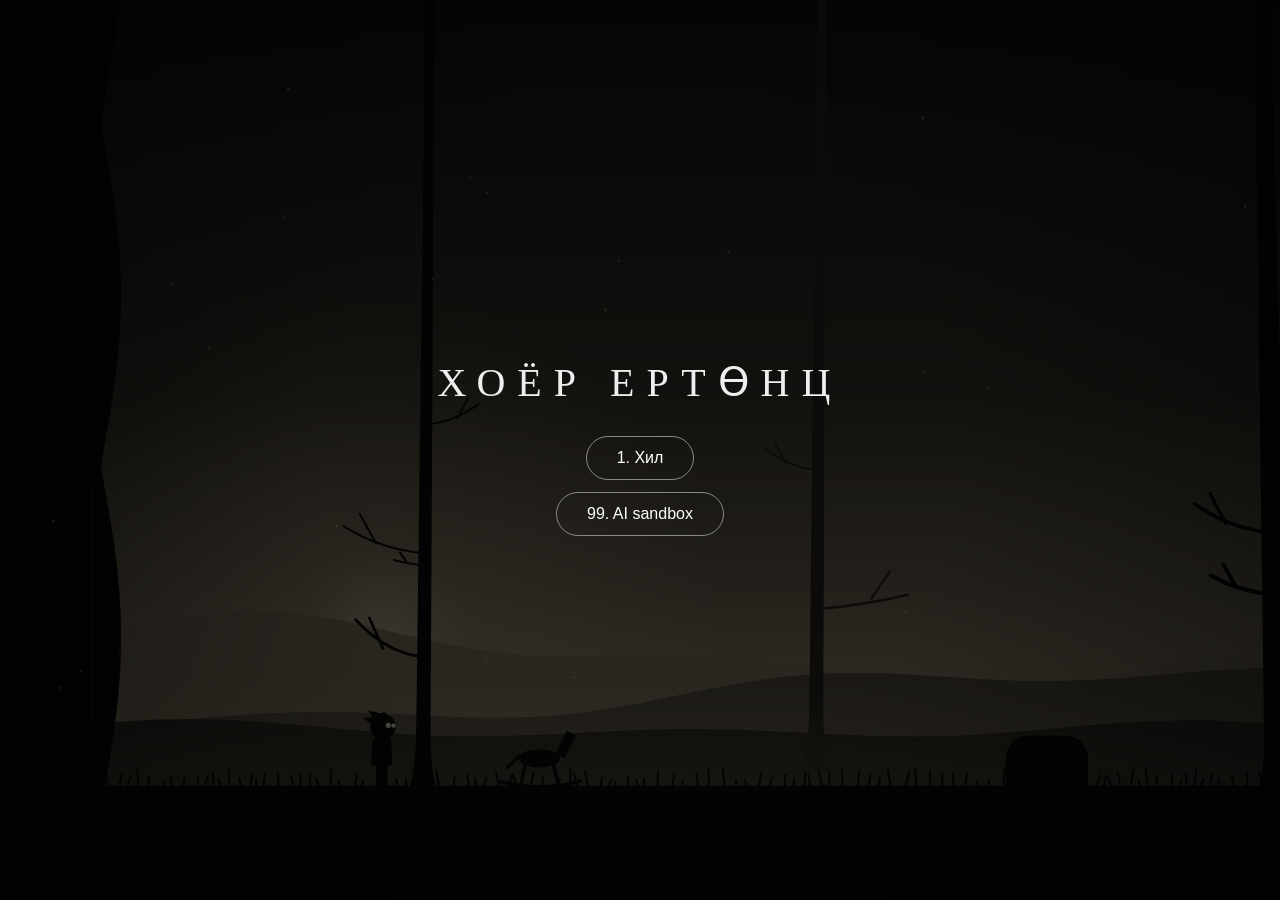
<file: tests/ai/sandbox.html>
<!DOCTYPE html>
<html lang="mn">
<head>
<meta charset="utf-8">
<meta name="viewport" content="width=device-width,initial-scale=1,maximum-scale=1,user-scalable=no">
<title>Хоёр ертөнц — AI sandbox</title>
<style>
html,body{margin:0;height:100%;background:#000;overflow:hidden}
canvas{position:fixed;left:0;top:0;display:block}
#probe{position:fixed;bottom:0;left:0;height:0;padding-bottom:env(safe-area-inset-bottom,0px);visibility:hidden;pointer-events:none}
#controls{position:fixed;left:0;right:0;bottom:0;display:none;pointer-events:none;z-index:4}
.ctl{position:absolute;pointer-events:auto}
</style>
</head>
<body>
<canvas id="cv"></canvas>
<div id="probe"></div>
<div id="controls">
  <div class="ctl" id="pad"><span id="pl">◀</span><span id="pr">▶</span></div>
  <div class="ctl" id="bSwitch" data-k="switch" aria-label="Дүр солих">⇅</div>
  <div class="ctl" id="bAction" data-k="action" aria-label="Татах, дуудах">◎</div>
  <div class="ctl" id="bJump" data-k="jump" aria-label="Үсрэх">▲</div>
</div>
<script src="../../js/tw.js"></script>
<script src="../../js/enemies.js"></script>
<script src="../../js/levels/ch1.js"></script>
<script src="sandbox.js"></script>
<script src="../../js/game.js"></script>
</body>
</html>
</file>
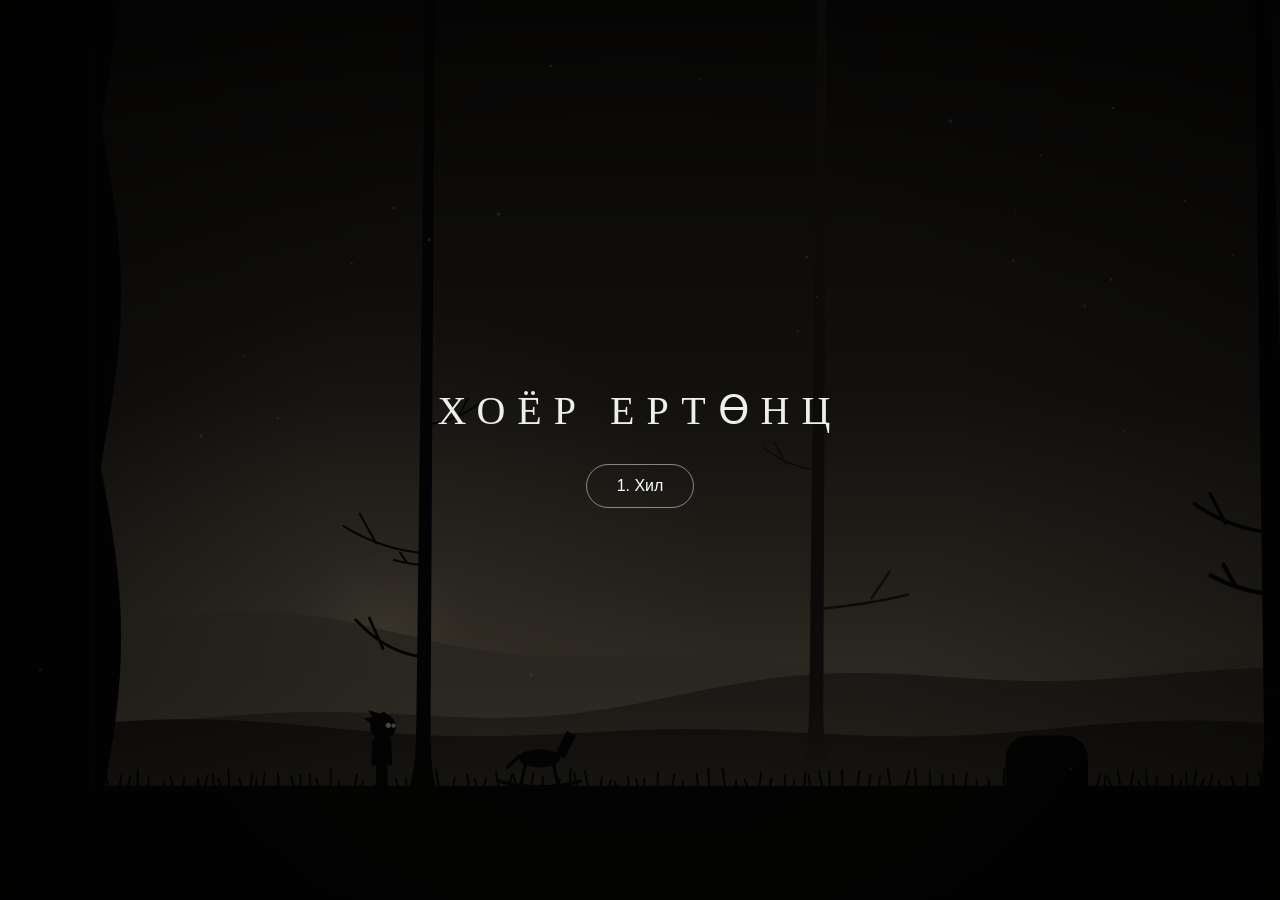
<file: tests/lead/engine_only.html>
<!DOCTYPE html>
<html lang="mn">
<head>
<meta charset="utf-8">
<meta name="viewport" content="width=device-width,initial-scale=1,maximum-scale=1,user-scalable=no">
<title>Хоёр ертөнц</title>
<style>
/* VOICE: hushed, wordless, Limbo-like grief and hope
   IDEA: a split photographic plate: a print above, its negative below
   PICTURE: the game itself, two stacked worlds filling the screen
   COLOUR and TYPE: sepia dusk vs cold negative, one red ribbon, one blue khadag; Georgia titles
   LAYOUT: canvas fills the viewport, touch controls in a bar under it on phones */
html,body{margin:0;height:100%;background:#000;overflow:hidden;overscroll-behavior:none}
body{touch-action:none;-webkit-user-select:none;user-select:none;-webkit-touch-callout:none;-webkit-tap-highlight-color:transparent;font-family:system-ui,-apple-system,"Segoe UI",Roboto,Arial,sans-serif;color:#e8e4da}
canvas{position:fixed;left:0;top:0;display:block}
#probe{position:fixed;bottom:0;left:0;height:0;padding-bottom:env(safe-area-inset-bottom,0px);visibility:hidden;pointer-events:none}
#controls{position:fixed;left:0;right:0;bottom:0;display:none;pointer-events:none;z-index:4}
#controls.bar{background:linear-gradient(#070707,#000)}
.ctl{position:absolute;pointer-events:auto;touch-action:none;display:flex;align-items:center;justify-content:center;color:rgba(255,255,255,.78);border:1.5px solid rgba(255,255,255,.24);background:rgba(255,255,255,.06);border-radius:999px;font-size:22px;line-height:1;box-sizing:border-box;transition:background .08s,transform .08s}
.ctl.on{background:rgba(255,255,255,.24);transform:scale(.96)}
#pad{justify-content:space-between;padding:0 24px;font-size:20px}
#pad span{opacity:.7;transition:opacity .08s}
#pad span.on{opacity:1;color:#fff;text-shadow:0 0 10px rgba(255,255,255,.7)}
#bSwitch.pulse{animation:pulse 1.2s ease-in-out infinite}
@keyframes pulse{0%,100%{box-shadow:0 0 0 0 rgba(208,52,58,0)}50%{box-shadow:0 0 0 9px rgba(208,52,58,.35);border-color:rgba(255,130,130,.8)}}
@media (prefers-reduced-motion:reduce){#bSwitch.pulse{animation:none;border-color:rgba(255,130,130,.8)}}
#twpz{position:fixed;inset:0;z-index:30;display:none;align-items:center;justify-content:center;background:rgba(0,0,0,.55);touch-action:manipulation}
#twpz.open{display:flex}
#twpz .f{width:min(820px,96vw);height:min(370px,94vh);background:#0d0c0b;border:1px solid rgba(255,255,255,.14);border-radius:14px;display:flex;flex-direction:column;box-shadow:0 20px 60px rgba(0,0,0,.6);overflow:hidden}
#twpz .h{display:flex;align-items:center;gap:10px;padding:6px 8px 6px 18px;border-bottom:1px solid rgba(255,255,255,.08);color:#efe9dc;min-height:48px;box-sizing:border-box}
#twpz .ti{font-family:Georgia,"Times New Roman",serif;font-size:19px;letter-spacing:.04em}
#twpz .su{flex:1;font-size:13px;opacity:.6}
#twpz .x{width:44px;height:44px;border-radius:50%;border:1px solid rgba(255,255,255,.2);background:transparent;color:#ddd;font-size:17px;cursor:pointer}
#twpz .b{flex:1;min-height:0;position:relative;overflow:hidden;color:#efe9dc;user-select:none;-webkit-user-select:none}
#twpz .twpz-fallback{margin-top:16px;min-height:44px;padding:0 22px;border-radius:99px;border:1px solid rgba(255,255,255,.35);background:transparent;color:#fff;font-size:15px}
</style>
</head>
<body>
<canvas id="cv"></canvas>
<div id="probe"></div>
<div id="controls">
  <div class="ctl" id="pad"><span id="pl">◀</span><span id="pr">▶</span></div>
  <div class="ctl" id="bSwitch" data-k="switch" aria-label="Дүр солих">⇅</div>
  <div class="ctl" id="bAction" data-k="action" aria-label="Татах, дуудах">◎</div>
  <div class="ctl" id="bJump" data-k="jump" aria-label="Үсрэх">▲</div>
</div>
<div id="twpz" role="dialog" aria-modal="true"><div class="f"><div class="h"><span class="ti"></span><span class="su"></span><button class="x" aria-label="Хаах">✕</button></div><div class="b"></div></div></div>
<script src="../../js/tw.js"></script>
<script src="../../js/levels/ch1.js"></script>
<script src="../../js/game.js"></script>
</body>
</html>
</file>
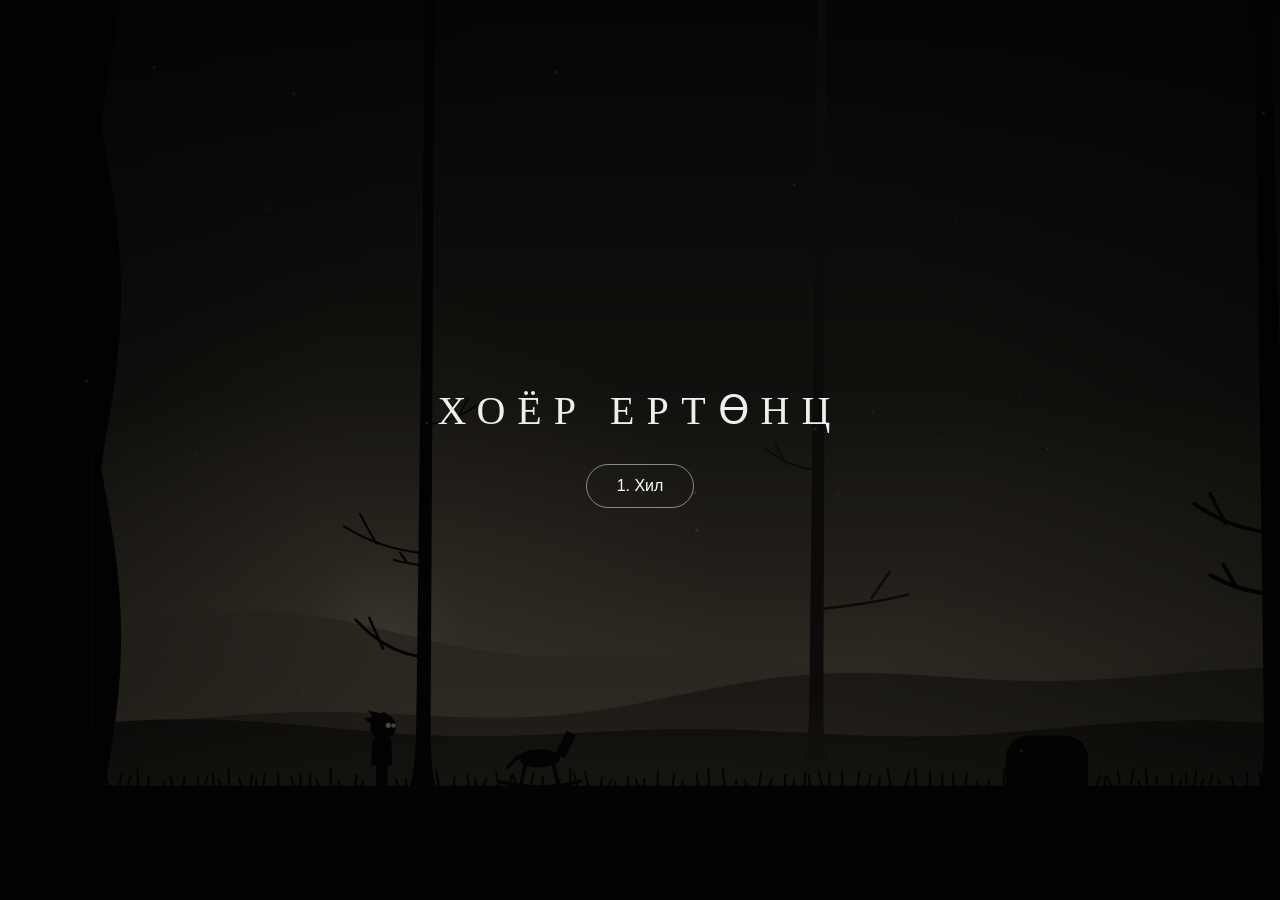
<file: tests/lead/online.html>
<!DOCTYPE html>
<html lang="mn">
<head>
<meta charset="utf-8">
<meta name="viewport" content="width=device-width,initial-scale=1,maximum-scale=1,user-scalable=no">
<title>Хоёр ертөнц</title>
<style>
/* VOICE: hushed, wordless, Limbo-like grief and hope
   IDEA: a split photographic plate: a print above, its negative below
   PICTURE: the game itself, two stacked worlds filling the screen
   COLOUR and TYPE: sepia dusk vs cold negative, one red ribbon, one blue khadag; Georgia titles
   LAYOUT: canvas fills the viewport, touch controls in a bar under it on phones */
html,body{margin:0;height:100%;background:#000;overflow:hidden;overscroll-behavior:none}
body{touch-action:none;-webkit-user-select:none;user-select:none;-webkit-touch-callout:none;-webkit-tap-highlight-color:transparent;font-family:system-ui,-apple-system,"Segoe UI",Roboto,Arial,sans-serif;color:#e8e4da}
canvas{position:fixed;left:0;top:0;display:block}
#probe{position:fixed;bottom:0;left:0;height:0;padding-bottom:env(safe-area-inset-bottom,0px);visibility:hidden;pointer-events:none}
#controls{position:fixed;left:0;right:0;bottom:0;display:none;pointer-events:none;z-index:4}
#controls.bar{background:linear-gradient(#070707,#000)}
.ctl{position:absolute;pointer-events:auto;touch-action:none;display:flex;align-items:center;justify-content:center;color:rgba(255,255,255,.78);border:1.5px solid rgba(255,255,255,.24);background:rgba(255,255,255,.06);border-radius:999px;font-size:22px;line-height:1;box-sizing:border-box;transition:background .08s,transform .08s}
.ctl.on{background:rgba(255,255,255,.24);transform:scale(.96)}
#pad{justify-content:space-between;padding:0 24px;font-size:20px}
#pad span{opacity:.7;transition:opacity .08s}
#pad span.on{opacity:1;color:#fff;text-shadow:0 0 10px rgba(255,255,255,.7)}
#bSwitch.pulse{animation:pulse 1.2s ease-in-out infinite}
@keyframes pulse{0%,100%{box-shadow:0 0 0 0 rgba(208,52,58,0)}50%{box-shadow:0 0 0 9px rgba(208,52,58,.35);border-color:rgba(255,130,130,.8)}}
@media (prefers-reduced-motion:reduce){#bSwitch.pulse{animation:none;border-color:rgba(255,130,130,.8)}}
#twpz{position:fixed;inset:0;z-index:30;display:none;align-items:center;justify-content:center;background:rgba(0,0,0,.55);touch-action:manipulation}
#twpz.open{display:flex}
#twpz .f{width:min(820px,96vw);height:min(370px,94vh);background:#0d0c0b;border:1px solid rgba(255,255,255,.14);border-radius:14px;display:flex;flex-direction:column;box-shadow:0 20px 60px rgba(0,0,0,.6);overflow:hidden}
#twpz .h{display:flex;align-items:center;gap:10px;padding:6px 8px 6px 18px;border-bottom:1px solid rgba(255,255,255,.08);color:#efe9dc;min-height:48px;box-sizing:border-box}
#twpz .ti{font-family:Georgia,"Times New Roman",serif;font-size:19px;letter-spacing:.04em}
#twpz .su{flex:1;font-size:13px;opacity:.6}
#twpz .x{width:44px;height:44px;border-radius:50%;border:1px solid rgba(255,255,255,.2);background:transparent;color:#ddd;font-size:17px;cursor:pointer}
#twpz .b{flex:1;min-height:0;position:relative;overflow:hidden;color:#efe9dc;user-select:none;-webkit-user-select:none}
#twpz .twpz-fallback{margin-top:16px;min-height:44px;padding:0 22px;border-radius:99px;border:1px solid rgba(255,255,255,.35);background:transparent;color:#fff;font-size:15px}
</style>
</head>
<body>
<canvas id="cv"></canvas>
<div id="probe"></div>
<div id="controls">
  <div class="ctl" id="pad"><span id="pl">◀</span><span id="pr">▶</span></div>
  <div class="ctl" id="bSwitch" data-k="switch" aria-label="Дүр солих">⇅</div>
  <div class="ctl" id="bAction" data-k="action" aria-label="Татах, дуудах">◎</div>
  <div class="ctl" id="bJump" data-k="jump" aria-label="Үсрэх">▲</div>
</div>
<div id="twpz" role="dialog" aria-modal="true"><div class="f"><div class="h"><span class="ti"></span><span class="su"></span><button class="x" aria-label="Хаах">✕</button></div><div class="b"></div></div></div>
<script src="../../js/tw.js"></script>
<script src="../../js/levels/ch1.js"></script>
<script>
(function(){const bc=new BroadcastChannel('tw-test');const L={};const net={connected:true,isHost:location.hash==='#host',code:'TEST',
on(e,f){(L[e]=L[e]||[]).push(f);},off(){},send(m){bc.postMessage(m);},setInfo(o){},peer(){return{present:true}},leave(){},available(){return true}};
bc.onmessage=e=>(L.message||[]).forEach(f=>f(e.data));TW.net=net;})();
</script>

<script src="../../js/game.js"></script>
</body>
</html>
</file>
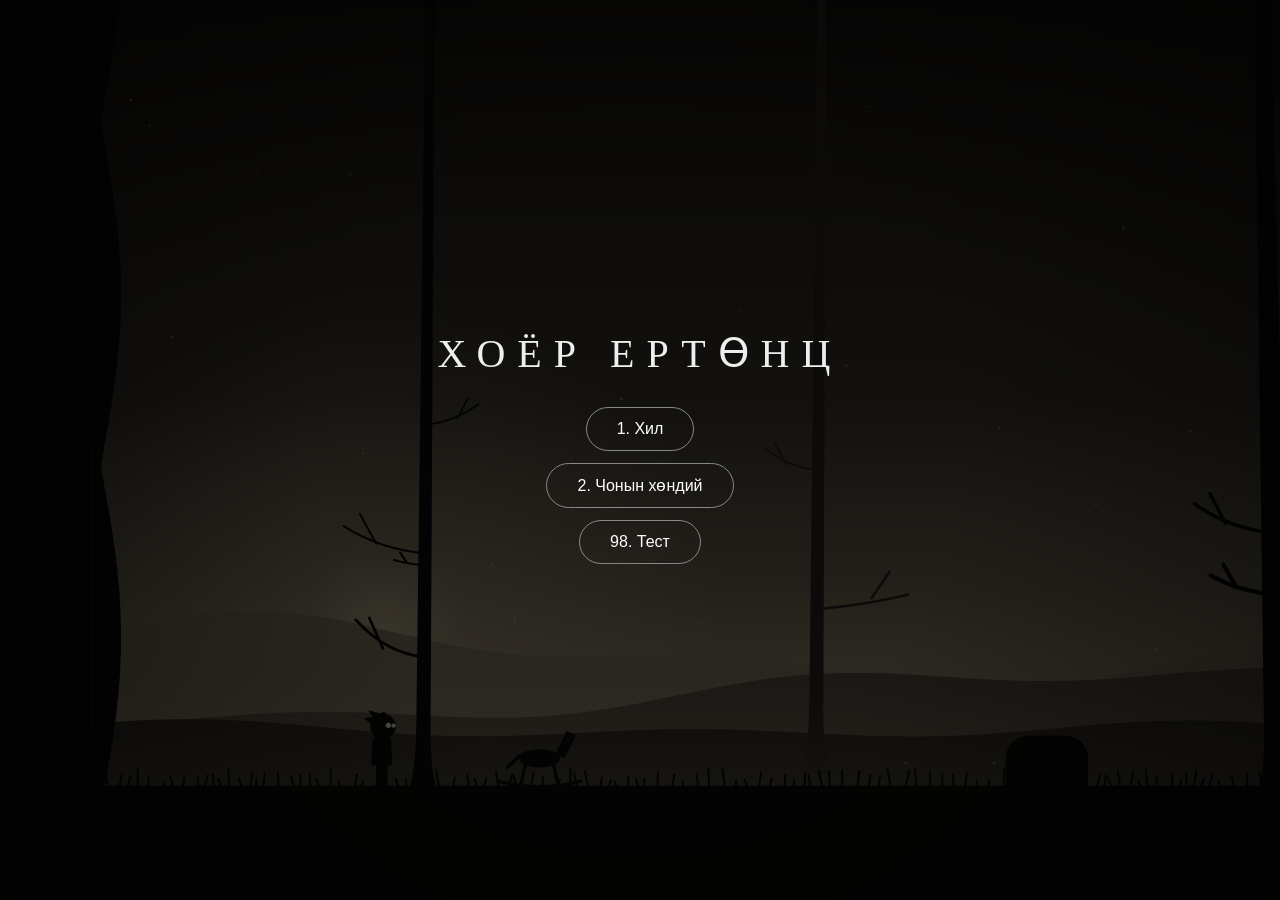
<file: tests/lead/tango_test.html>
<!DOCTYPE html>
<html lang="mn">
<head>
<meta charset="utf-8">
<meta name="viewport" content="width=device-width,initial-scale=1,maximum-scale=1,user-scalable=no">
<title>Хоёр ертөнц</title>
<style>
/* VOICE: hushed, wordless, Limbo-like grief and hope
   IDEA: a split photographic plate: a print above, its negative below
   PICTURE: the game itself, two stacked worlds filling the screen
   COLOUR and TYPE: sepia dusk vs cold negative, one red ribbon, one blue khadag; Georgia titles
   LAYOUT: canvas fills the viewport, touch controls in a bar under it on phones */
html,body{margin:0;height:100%;background:#000;overflow:hidden;overscroll-behavior:none}
body{touch-action:none;-webkit-user-select:none;user-select:none;-webkit-touch-callout:none;-webkit-tap-highlight-color:transparent;font-family:system-ui,-apple-system,"Segoe UI",Roboto,Arial,sans-serif;color:#e8e4da}
canvas{position:fixed;left:0;top:0;display:block}
#probe{position:fixed;bottom:0;left:0;height:0;padding-bottom:env(safe-area-inset-bottom,0px);visibility:hidden;pointer-events:none}
#controls{position:fixed;left:0;right:0;bottom:0;display:none;pointer-events:none;z-index:4}
#controls.bar{background:linear-gradient(#070707,#000)}
.ctl{position:absolute;pointer-events:auto;touch-action:none;display:flex;align-items:center;justify-content:center;color:rgba(255,255,255,.78);border:1.5px solid rgba(255,255,255,.24);background:rgba(255,255,255,.06);border-radius:999px;font-size:22px;line-height:1;box-sizing:border-box;transition:background .08s,transform .08s}
.ctl.on{background:rgba(255,255,255,.24);transform:scale(.96)}
#pad{justify-content:space-between;padding:0 24px;font-size:20px}
#pad span{opacity:.7;transition:opacity .08s}
#pad span.on{opacity:1;color:#fff;text-shadow:0 0 10px rgba(255,255,255,.7)}
#bSwitch.pulse{animation:pulse 1.2s ease-in-out infinite}
@keyframes pulse{0%,100%{box-shadow:0 0 0 0 rgba(208,52,58,0)}50%{box-shadow:0 0 0 9px rgba(208,52,58,.35);border-color:rgba(255,130,130,.8)}}
@media (prefers-reduced-motion:reduce){#bSwitch.pulse{animation:none;border-color:rgba(255,130,130,.8)}}
#twpz{position:fixed;inset:0;z-index:30;display:none;align-items:center;justify-content:center;background:rgba(0,0,0,.55);touch-action:manipulation}
#twpz.open{display:flex}
#twpz .f{width:min(820px,96vw);height:min(370px,94vh);background:#0d0c0b;border:1px solid rgba(255,255,255,.14);border-radius:14px;display:flex;flex-direction:column;box-shadow:0 20px 60px rgba(0,0,0,.6);overflow:hidden}
#twpz .h{display:flex;align-items:center;gap:10px;padding:6px 8px 6px 18px;border-bottom:1px solid rgba(255,255,255,.08);color:#efe9dc;min-height:48px;box-sizing:border-box}
#twpz .ti{font-family:Georgia,"Times New Roman",serif;font-size:19px;letter-spacing:.04em}
#twpz .su{flex:1;font-size:13px;opacity:.6}
#twpz .x{width:44px;height:44px;border-radius:50%;border:1px solid rgba(255,255,255,.2);background:transparent;color:#ddd;font-size:17px;cursor:pointer}
#twpz .b{flex:1;min-height:0;position:relative;overflow:hidden;color:#efe9dc;user-select:none;-webkit-user-select:none}
#twpz .twpz-fallback{margin-top:16px;min-height:44px;padding:0 22px;border-radius:99px;border:1px solid rgba(255,255,255,.35);background:transparent;color:#fff;font-size:15px}
</style>
<link rel="stylesheet" href="../../css/ui.css">
<link rel="stylesheet" href="../../css/puzzles.css">
<link rel="stylesheet" href="../../css/puzzles-b.css">
</head>
<body>
<canvas id="cv"></canvas>
<div id="probe"></div>
<div id="controls">
  <div class="ctl" id="pad"><span id="pl">◀</span><span id="pr">▶</span></div>
  <div class="ctl" id="bSwitch" data-k="switch" aria-label="Дүр солих">⇅</div>
  <div class="ctl" id="bAction" data-k="action" aria-label="Татах, дуудах">◎</div>
  <div class="ctl" id="bJump" data-k="jump" aria-label="Үсрэх">▲</div>
</div>
<div id="twpz" role="dialog" aria-modal="true"><div class="f"><div class="h"><span class="ti"></span><span class="su"></span><button class="x" aria-label="Хаах">✕</button></div><div class="b"></div></div></div>
<script src="../../js/tw.js"></script>
<script src="../../js/config.js"></script>
<script src="../../js/net.js"></script>
<script src="../../js/audio-ext.js"></script>
<script src="../../js/art-enemies.js"></script>
<script src="../../js/enemies.js"></script>
<script src="../../js/puzzles.js"></script>
<script src="../../js/puzzles-b.js"></script>
<script src="../../js/levels/ch1.js"></script>
<script src="../../js/levels/ch2.js"></script>
<script src="tango.js"></script>
<script src="../../js/game.js"></script>
</body>
</html>
</file>
<file: css/ui.css>
/* Хоёр ертөнц — UI layer styles (v2, always landscape). Everything is prefixed .twui- so nothing touches the engine.
   Voice: hushed, wordless, Limbo-like. Black + grain, Georgia titles, warm off-white text,
   one red ribbon (#d0343a), one blue khadag (#7fa7e6). End screen on paper #f4f2ee.
   Sizes: the base rules target 1280×720-class screens; @media (max-height:480px) tightens everything
   for landscape phones (844×390 must fit without scrolling). */

.twui{
  --twui-ink:#e8e4da;
  --twui-title:#efe9dc;
  --twui-red:#d0343a;
  --twui-red-text:#e0484e;
  --twui-blue:#7fa7e6;
  --twui-paper:#f4f2ee;
  --twui-dark:#1d1c1a;
  --twui-serif:Georgia,"Times New Roman","Noto Serif","DejaVu Serif",serif;
  --twui-sans:system-ui,-apple-system,"Segoe UI",Roboto,Arial,sans-serif;
  --twui-grain:url("data:image/svg+xml,%3Csvg xmlns='http://www.w3.org/2000/svg' width='160' height='160'%3E%3Cfilter id='n'%3E%3CfeTurbulence type='fractalNoise' baseFrequency='.9' numOctaves='2' stitchTiles='stitch'/%3E%3CfeColorMatrix type='saturate' values='0'/%3E%3C/filter%3E%3Crect width='100%25' height='100%25' filter='url(%23n)' opacity='.075'/%3E%3C/svg%3E");
  --twui-pad-t:max(28px,env(safe-area-inset-top,0px));
  --twui-pad-r:max(28px,env(safe-area-inset-right,0px));
  --twui-pad-b:max(18px,env(safe-area-inset-bottom,0px));
  --twui-pad-l:max(28px,env(safe-area-inset-left,0px));
}

/* ---------- full-screen overlays ---------- */
.twui-ov{
  position:fixed;top:0;right:0;bottom:0;left:0;z-index:12;
  display:flex;flex-direction:column;align-items:stretch;
  overflow-x:hidden;overflow-y:auto;-webkit-overflow-scrolling:touch;overscroll-behavior:contain;touch-action:pan-y;
  box-sizing:border-box;
  padding:var(--twui-pad-t) var(--twui-pad-r) var(--twui-pad-b) var(--twui-pad-l);
  text-align:center;color:var(--twui-ink);font-family:var(--twui-sans);font-size:15px;line-height:1.5;
  -webkit-user-select:none;user-select:none;-webkit-tap-highlight-color:transparent;
}
.twui-ov[hidden],.twui-card[hidden],.twui-pausebtn[hidden],.twui-rotate[hidden],.twui [hidden]{display:none!important}
.twui-inner{margin:auto;width:100%;max-width:440px;display:flex;flex-direction:column;align-items:center}
.twui-inner--title{max-width:820px}
.twui-inner--list{max-width:820px}
.twui-inner--lobby{max-width:900px;align-items:stretch}
.twui-inner--end{max-width:760px}

/* the world glows through behind the title; the lower part sinks into black so text and touch controls never compete */
.twui-title{background-color:transparent;background-image:var(--twui-grain),radial-gradient(ellipse at 50% 30%,rgba(0,0,0,0),rgba(0,0,0,.5) 85%),linear-gradient(rgba(0,0,0,.28),rgba(0,0,0,.5) 36%,rgba(0,0,0,.84) 60%,rgba(0,0,0,.95) 84%)}
.twui-chapters{background-color:rgba(4,4,4,.95);background-image:var(--twui-grain)}
.twui-lobby{background-color:rgba(4,4,4,.96);background-image:var(--twui-grain),radial-gradient(ellipse at 50% 0%,rgba(127,167,230,.06),rgba(0,0,0,0) 60%)}
.twui-pause{background-color:rgba(4,4,4,.86);background-image:var(--twui-grain)}
.twui-peerleft{z-index:14;background-color:rgba(4,4,4,.9);background-image:var(--twui-grain)}
.twui-end{background-color:var(--twui-paper);background-image:var(--twui-grain);color:var(--twui-dark)}

/* ---------- type ---------- */
.twui-h1{
  font-family:var(--twui-serif);font-weight:400;letter-spacing:.3em;padding-left:.3em;
  font-size:clamp(30px,5.4vw,60px);line-height:1.12;margin:0 0 8px;color:var(--twui-title);
  text-shadow:0 0 28px rgba(255,240,210,.25);
}
.twui-sub{font-family:var(--twui-serif);font-style:italic;font-size:18px;opacity:.75;margin:0 0 14px}
.twui-lead{font-size:15px;line-height:1.6;opacity:.85;margin:0 0 34px;max-width:560px;text-wrap:balance}
.twui-nw{white-space:nowrap}
.twui-b{color:var(--twui-blue)}
.twui-r{color:var(--twui-red-text)}
.twui-h2{font-family:var(--twui-serif);font-weight:400;letter-spacing:.2em;padding-left:.2em;font-size:28px;line-height:1.2;margin:0 0 24px;color:var(--twui-title)}
.twui-h2--pause{letter-spacing:.08em;padding-left:.08em;font-size:36px;margin-bottom:28px}
.twui-kick{font-size:12px;letter-spacing:.24em;padding-left:.24em;opacity:.6;margin:0 0 10px}
.twui-tag{flex:none;margin:20px 0 0;font-size:12px;letter-spacing:.08em;opacity:.4}
.twui-tag--corner{position:absolute;right:max(16px,env(safe-area-inset-right,0px));bottom:max(10px,env(safe-area-inset-bottom,0px));margin:0;opacity:.28}
.twui-label{margin:0 0 8px;font-size:11.5px;letter-spacing:.2em;text-transform:uppercase;opacity:.55;text-align:left}

/* ---------- buttons ---------- */
.twui-btn{
  -webkit-appearance:none;appearance:none;box-sizing:border-box;margin:0;
  min-height:48px;padding:12px 28px;border-radius:999px;
  border:1px solid rgba(255,255,255,.42);background:rgba(255,255,255,.07);color:#f4f0e6;
  font-family:var(--twui-sans);font-size:16px;line-height:1.25;letter-spacing:.08em;white-space:nowrap;
  cursor:pointer;touch-action:manipulation;
  transition:background-color .15s,border-color .15s,color .15s,opacity .15s,transform .08s;
}
.twui-btn--primary{border-color:rgba(255,255,255,.58);background:rgba(255,255,255,.1);font-size:17px;letter-spacing:.1em}
.twui-btn--ghost{border-color:rgba(255,255,255,.16);background:transparent;color:rgba(232,228,218,.82);font-size:15px;letter-spacing:.06em}
.twui-btn--sm{min-height:44px;padding:8px 18px;font-size:14px}
.twui-btn--mid{min-width:200px;margin-top:6px}
.twui-btn:active{transform:scale(.98);background:rgba(255,255,255,.16)}
.twui-btn:disabled{cursor:default;opacity:.38;transform:none;background:transparent}
@media (hover:hover){
  .twui-btn:not(:disabled):hover{background:rgba(255,255,255,.13);border-color:rgba(255,255,255,.62);color:#fff}
}
.twui-btn:focus:not(:focus-visible),.twui-chap:focus:not(:focus-visible),.twui-pausebtn:focus:not(:focus-visible),
.twui-tile:focus:not(:focus-visible),.twui-role:focus:not(:focus-visible),.twui-chip:focus:not(:focus-visible){outline:none}
.twui-btn:focus-visible,.twui-chap:focus-visible,.twui-pausebtn:focus-visible,
.twui-tile:focus-visible,.twui-role:focus-visible,.twui-chip:focus-visible{outline:2px solid var(--twui-title);outline-offset:3px}

/* "two players" mark on the online button: a blue and a red dot */
.twui-btn--duo::before{content:"";display:inline-block;vertical-align:middle;width:6px;height:6px;margin:-2px 21px 0 -4px;border-radius:50%;background:var(--twui-blue);box-shadow:9px 0 0 var(--twui-red)}

/* ---------- title: three choices side by side ---------- */
.twui-trow{display:flex;justify-content:center;align-items:flex-start;gap:16px;width:100%}
.twui-tcol{display:flex;flex-direction:column;align-items:stretch;gap:7px;width:240px;min-width:0}
.twui-tcol--sm{width:180px}
.twui-capline{display:block;min-height:18px;font-size:12px;line-height:18px;letter-spacing:.05em;opacity:.52;white-space:nowrap;overflow:hidden;text-overflow:ellipsis}

/* ---------- controls legend ---------- */
.twui-keys{display:flex;flex-direction:row;flex-wrap:wrap;justify-content:center;column-gap:22px;row-gap:8px;width:100%;max-width:700px;margin:30px auto 0;font-size:13px;color:rgba(232,228,218,.64)}
.twui-krow{display:flex;align-items:center;gap:8px}
.twui-k{display:flex;align-items:center;gap:4px}
.twui-a{text-align:left;white-space:nowrap}
.twui-cap{
  display:inline-flex;align-items:center;justify-content:center;box-sizing:border-box;
  min-width:22px;height:22px;padding:0 6px;border:1px solid rgba(255,255,255,.22);border-radius:5px;
  font-size:11.5px;line-height:1;color:rgba(240,236,226,.82);background:rgba(255,255,255,.03);
  font-family:var(--twui-sans);
}
.twui-cap--touch{border-radius:999px;min-width:24px;height:24px;padding:0;font-size:12px}
.twui-cap--wide{padding:0 9px;letter-spacing:.35em;text-indent:.35em}
.twui-or{opacity:.55;font-size:12px;padding:0 1px}

/* ---------- chapter select: cards in a row (wraps for many chapters) ---------- */
.twui-list{display:grid;grid-template-columns:repeat(auto-fill,minmax(230px,1fr));gap:12px;width:100%;margin:0 0 24px}
.twui-list--one{grid-template-columns:minmax(0,340px);justify-content:center}
.twui-list--two{grid-template-columns:repeat(2,minmax(0,320px));justify-content:center}
.twui-chap{
  -webkit-appearance:none;appearance:none;box-sizing:border-box;margin:0;position:relative;
  display:flex;align-items:center;gap:14px;width:100%;min-height:84px;padding:14px 18px 14px 14px;
  border:1px solid rgba(255,255,255,.14);border-radius:14px;background:rgba(255,255,255,.035);
  color:inherit;font:inherit;text-align:left;cursor:pointer;touch-action:manipulation;
  transition:background-color .15s,border-color .15s,transform .08s;
}
.twui-chap:active{transform:scale(.99);background:rgba(255,255,255,.08)}
@media (hover:hover){ .twui-chap:not(:disabled):hover{background:rgba(255,255,255,.07);border-color:rgba(255,255,255,.3)} }
.twui-chap-num{flex:none;width:34px;text-align:center;font-family:var(--twui-serif);font-size:34px;line-height:1;color:var(--twui-title);opacity:.92}
.twui-chap-body{display:flex;flex-direction:column;gap:5px;min-width:0}
.twui-chap-title{font-family:var(--twui-serif);font-size:19px;line-height:1.22;letter-spacing:.03em;color:#f1ece1;overflow-wrap:anywhere}
.twui-chap-meta{display:flex;align-items:center;font-size:12.5px;letter-spacing:.02em;opacity:.58;font-variant-numeric:tabular-nums}
.twui-chap.is-next::before{content:"";position:absolute;left:-1px;top:18px;bottom:18px;width:2px;border-radius:2px;background:var(--twui-red)}
.twui-chap:disabled{cursor:default;opacity:.42;background:transparent;border-color:rgba(255,255,255,.09)}
.twui-lock{position:relative;display:inline-block;flex:none;width:9px;height:7px;margin:4px 7px 0 0;border-radius:1.5px;background:currentColor}
.twui-lock::before{content:"";position:absolute;left:1.5px;bottom:6px;width:6px;height:5px;box-sizing:border-box;border:1.5px solid currentColor;border-bottom:0;border-radius:3px 3px 0 0}
.twui-btn--back{min-width:160px}
.twui-empty{opacity:.4;margin:0 0 8px}

/* ---------- online lobby ---------- */
.twui-lhead{display:grid;grid-template-columns:1fr auto 1fr;align-items:center;gap:12px;margin:0 0 18px}
.twui-lback{justify-self:start}
.twui-lback::before{content:"";display:inline-block;width:7px;height:7px;margin:0 9px 1px 0;border-left:1.5px solid currentColor;border-bottom:1.5px solid currentColor;transform:rotate(45deg)}
.twui-h2--lobby{margin:0;font-size:26px;letter-spacing:.14em;padding-left:.14em;white-space:nowrap}
.twui-lbody{display:flex;flex-direction:column;align-items:stretch}
.twui-lview{display:flex;flex-direction:column;align-items:center}
.twui-tip{margin:22px auto 0;max-width:640px;font-size:12.5px;line-height:1.5;letter-spacing:.02em;opacity:.5;text-wrap:balance}

.twui-tiles{display:flex;justify-content:center;gap:18px;width:100%}
.twui-tile{
  -webkit-appearance:none;appearance:none;box-sizing:border-box;margin:0;
  display:flex;flex-direction:column;align-items:center;justify-content:center;gap:8px;
  width:300px;min-height:150px;padding:18px 22px;border-radius:18px;
  border:1px solid rgba(255,255,255,.22);background:rgba(255,255,255,.04);color:inherit;font:inherit;
  cursor:pointer;touch-action:manipulation;transition:background-color .15s,border-color .15s,transform .08s;
}
.twui-tile:active{transform:scale(.985);background:rgba(255,255,255,.09)}
@media (hover:hover){ .twui-tile:hover{background:rgba(255,255,255,.08);border-color:rgba(255,255,255,.45)} }
.twui-tile-t{font-family:var(--twui-serif);font-size:24px;letter-spacing:.06em;color:var(--twui-title)}
.twui-tile-s{font-size:13px;opacity:.58;line-height:1.4}

.twui-msg-big{font-family:var(--twui-serif);font-size:24px;letter-spacing:.04em;margin:18px 0 10px;color:var(--twui-title)}
.twui-msg-err{color:#f1d6d4}
.twui-netnote{max-width:520px;margin:0 0 18px;font-size:12.5px;line-height:1.5;opacity:.5;text-wrap:balance}
.twui-busy{display:flex;align-items:center;gap:14px}
.twui-dots{display:inline-flex;gap:5px;margin-right:10px;vertical-align:middle}
.twui-dots i{display:block;width:6px;height:6px;border-radius:50%;background:currentColor;opacity:.25;animation:twui-dot 1.2s ease-in-out infinite}
.twui-dots i:nth-child(2){animation-delay:.2s}
.twui-dots i:nth-child(3){animation-delay:.4s}
.twui-busy .twui-dots{margin-right:0}

/* join: four big letter slots; one real (transparent) input lies on top */
.twui-lview--join .twui-label{text-align:center}
.twui-joinrow{display:flex;align-items:center;justify-content:center;gap:18px}
.twui-codebox{position:relative;display:flex;gap:10px;cursor:text}
.twui-slot{
  display:flex;align-items:center;justify-content:center;box-sizing:border-box;
  width:64px;height:78px;border-radius:12px;border:1px solid rgba(255,255,255,.2);background:rgba(255,255,255,.035);
  font-family:var(--twui-serif);font-size:40px;line-height:1;color:var(--twui-title);
  transition:border-color .15s,background-color .15s;
}
.twui-slot.is-filled{border-color:rgba(255,255,255,.4)}
.twui-slot.is-active{border-color:var(--twui-title);background:rgba(255,255,255,.07);box-shadow:inset 0 -3px 0 var(--twui-blue)}
.twui-codebox.is-bad .twui-slot{border-color:rgba(224,72,78,.7)}
.twui-code-input{
  position:absolute;inset:0;width:100%;height:100%;box-sizing:border-box;margin:0;padding:0;border:0;outline:0;
  background:transparent;color:transparent;caret-color:transparent;font-size:16px;opacity:.01;
  -webkit-user-select:text;user-select:text;text-transform:uppercase;cursor:text;
}
.twui-btn--go{min-width:120px;min-height:56px}
.twui-jerr{min-height:20px;margin:12px 0 0;font-size:14px;letter-spacing:.03em;color:var(--twui-red-text)}

/* room: code on the left, roles + chapter + start on the right */
.twui-room{display:grid;grid-template-columns:minmax(220px,.82fr) minmax(0,1.5fr);gap:28px;width:100%;align-items:stretch}
.twui-room-l{
  display:flex;flex-direction:column;align-items:center;justify-content:center;
  padding:18px 14px;border-radius:18px;border:1px solid rgba(255,255,255,.12);background:rgba(255,255,255,.03);
}
.twui-kick--room{margin-bottom:4px}
.twui-bigcode{font-family:var(--twui-serif);font-size:64px;line-height:1.1;letter-spacing:.24em;padding-left:.24em;color:var(--twui-title);text-shadow:0 0 24px rgba(255,240,210,.18);white-space:nowrap}
.twui-codecap{margin:4px 0 14px;font-size:14px;opacity:.78}
.twui-peer{display:flex;align-items:center;gap:9px;margin:0;font-size:13px;opacity:.82}
.twui-peer-dot{flex:none;width:8px;height:8px;border-radius:50%;background:rgba(232,228,218,.5);animation:twui-pulse 1.6s ease-in-out infinite}
.twui-peer.is-on .twui-peer-dot{background:var(--twui-blue);box-shadow:0 0 0 3px rgba(127,167,230,.18);animation:none}
.twui-room-r{display:flex;flex-direction:column;align-items:stretch;min-width:0}
.twui-roles{display:grid;grid-template-columns:1fr 1fr;gap:12px}
.twui-role{
  -webkit-appearance:none;appearance:none;box-sizing:border-box;margin:0;position:relative;
  display:flex;align-items:center;gap:12px;min-height:72px;padding:10px 14px;border-radius:14px;
  border:1px solid rgba(255,255,255,.16);background:rgba(255,255,255,.03);color:inherit;font:inherit;text-align:left;
  cursor:pointer;touch-action:manipulation;transition:background-color .15s,border-color .15s,box-shadow .15s,opacity .15s;
}
.twui-role-fig{flex:none;display:flex;color:rgba(240,236,226,.9)}
.twui-role-fig svg{display:block;width:24px;height:36px}
.twui-role-txt{display:flex;flex-direction:column;min-width:0}
.twui-role-n{font-family:var(--twui-serif);font-size:21px;line-height:1.15;letter-spacing:.04em;color:var(--twui-title)}
.twui-role-w{font-size:12.5px;opacity:.6;white-space:nowrap}
.twui-badge{margin-left:auto;align-self:flex-start;font-size:11px;letter-spacing:.08em;line-height:1;padding:5px 8px;border-radius:999px;white-space:nowrap}
.twui-badge:empty{display:none}
.twui-badge.is-me{background:rgba(255,255,255,.9);color:#121110}
.twui-badge.is-friend{border:1px solid rgba(255,255,255,.35);color:rgba(240,236,226,.85)}
.twui-role--0.is-mine{border-color:var(--twui-blue);background:rgba(127,167,230,.1);box-shadow:inset 0 0 0 1px var(--twui-blue)}
.twui-role--1.is-mine{border-color:var(--twui-red);background:rgba(208,52,58,.1);box-shadow:inset 0 0 0 1px var(--twui-red)}
.twui-role.is-theirs{border-style:dashed}
.twui-role.is-taken{opacity:.55}
@media (hover:hover){ .twui-role:not(.is-mine):hover{background:rgba(255,255,255,.07);border-color:rgba(255,255,255,.32)} }
.twui-note{min-height:18px;margin:6px 0 10px;font-size:12.5px;line-height:18px;text-align:left;color:rgba(240,214,170,.9)}
.twui-chips{display:flex;gap:8px;overflow-x:auto;overflow-y:hidden;padding:2px 2px 4px;margin:0 -2px 12px;scrollbar-width:thin}
.twui-chip{
  -webkit-appearance:none;appearance:none;box-sizing:border-box;margin:0;flex:none;
  display:flex;align-items:center;gap:9px;min-height:44px;padding:6px 16px 6px 8px;border-radius:999px;
  border:1px solid rgba(255,255,255,.18);background:transparent;color:rgba(240,236,226,.88);font:inherit;font-size:14px;white-space:nowrap;
  cursor:pointer;touch-action:manipulation;transition:background-color .15s,border-color .15s;
}
.twui-chip-n{display:flex;align-items:center;justify-content:center;width:28px;height:28px;border-radius:50%;background:rgba(255,255,255,.08);font-family:var(--twui-serif);font-size:15px}
.twui-chip-t{display:flex;align-items:center}
.twui-chip.is-on{border-color:var(--twui-title);background:rgba(255,255,255,.1);color:#fff}
.twui-chip.is-on .twui-chip-n{background:var(--twui-title);color:#121110}
.twui-chip:disabled{cursor:default;opacity:.38}
@media (hover:hover){ .twui-chip:not(:disabled):not(.is-on):hover{background:rgba(255,255,255,.06);border-color:rgba(255,255,255,.34)} }
.twui-startrow{display:flex;align-items:center;gap:16px}
.twui-btn--start{min-width:180px}
.twui-btn--start:not(:disabled){border-color:var(--twui-title);background:var(--twui-title);color:#121110;font-weight:500}
@media (hover:hover){ .twui-btn--start:not(:disabled):hover{background:#fff;border-color:#fff;color:#121110} }
.twui-btn--start:not(:disabled):active{background:#d9d3c6}
.twui-why{margin:0;font-size:13px;line-height:1.4;opacity:.62;text-align:left}
.twui-why.is-ok{opacity:.8;color:#dfe8f7}
.twui-guest-wait{display:flex;align-items:center;margin:2px 0 6px;font-family:var(--twui-serif);font-size:19px;color:var(--twui-title);text-align:left}
.twui-guest-ch{display:block;font-size:13px;opacity:.6;text-align:left}

/* ---------- pause: primary on top, the rest in two columns ---------- */
.twui-grid{display:grid;grid-template-columns:1fr 1fr;gap:10px;width:100%;max-width:460px}
.twui-grid > .twui-btn--primary,.twui-grid > .is-wide{grid-column:1/-1}
.twui-grid .twui-btn{padding-left:16px;padding-right:16px}
.twui-btn--leave{color:#f1c9c6;border-color:rgba(224,72,78,.35)}
@media (hover:hover){ .twui-btn--leave:hover{border-color:rgba(224,72,78,.7)!important} }

/* ---------- end screen (paper) ---------- */
.twui-end .twui-kick{color:var(--twui-dark);opacity:.55;letter-spacing:.2em}
.twui-h2--end{color:var(--twui-dark);font-size:46px;letter-spacing:.06em;padding-left:.06em;margin:0 0 12px}
.twui-endtext{text-wrap:balance;max-width:520px;font-size:15px;line-height:1.65;margin:0 0 14px;white-space:pre-line;color:#2a2926}
.twui-stats{font-size:13px;opacity:.6;letter-spacing:.04em;margin:0 0 26px;font-variant-numeric:tabular-nums}
.twui-ewait{display:flex;align-items:center;justify-content:center;margin:-6px 0 22px;font-family:var(--twui-serif);font-style:italic;font-size:17px;color:#2a2926}
.twui-actions{display:flex;flex-wrap:wrap;justify-content:center;gap:10px;width:100%}
.twui-actions .twui-btn{min-width:150px}
.twui-actions .twui-btn--primary{min-width:220px}
.twui-end .twui-btn{color:var(--twui-dark);border-color:rgba(29,28,26,.36);background:rgba(29,28,26,.035)}
.twui-end .twui-btn--primary{color:var(--twui-paper);border-color:var(--twui-dark);background:var(--twui-dark)}
.twui-end .twui-btn--ghost{color:rgba(29,28,26,.78);border-color:rgba(29,28,26,.16);background:transparent}
.twui-end .twui-btn:active{background:rgba(29,28,26,.1)}
.twui-end .twui-btn--primary:active{background:#3a3834}
@media (hover:hover){
  .twui-end .twui-btn:hover{color:var(--twui-dark);border-color:rgba(29,28,26,.6);background:rgba(29,28,26,.07)}
  .twui-end .twui-btn--primary:hover{color:var(--twui-paper);background:#34322e;border-color:#34322e}
}
.twui-end .twui-btn:focus-visible{outline-color:var(--twui-dark)}
.twui-tag--cont{font-family:var(--twui-serif);font-style:italic;font-size:14px;letter-spacing:.04em;opacity:.5}
.twui-end:not([hidden]){animation:twui-fade .8s ease-out both}

/* ---------- partner left ---------- */
.twui-h2--pl{letter-spacing:.06em;padding-left:.06em;font-size:34px;margin-bottom:12px}
.twui-plmsg{display:flex;align-items:center;justify-content:center;min-height:24px;margin:0 0 26px;font-size:15px;opacity:.78;text-wrap:balance}
.twui-peerleft .twui-actions .twui-btn{min-width:170px}

/* ---------- pause button ---------- */
.twui-pausebtn{
  position:fixed;z-index:10;
  top:calc(env(safe-area-inset-top,0px) + 6px);right:calc(env(safe-area-inset-right,0px) + 6px);
  width:44px;height:44px;margin:0;padding:0;border:0;background:transparent;
  -webkit-appearance:none;appearance:none;cursor:pointer;touch-action:manipulation;-webkit-tap-highlight-color:transparent;
  display:flex;align-items:center;justify-content:center;border-radius:50%;
}
.twui-pausebtn::before{
  content:"";position:absolute;left:2px;top:2px;width:40px;height:40px;box-sizing:border-box;border-radius:50%;
  border:1px solid rgba(255,255,255,.24);background:rgba(0,0,0,.42);transition:background-color .15s,border-color .15s;
}
.twui-pausebtn:active::before{background:rgba(255,255,255,.2)}
@media (hover:hover){ .twui-pausebtn:hover::before{background:rgba(0,0,0,.6);border-color:rgba(255,255,255,.45)} }
.twui-pausebtn-ico{position:relative;display:block;width:11px;height:13px}
.twui-pausebtn-ico::before,.twui-pausebtn-ico::after{content:"";position:absolute;top:0;width:3.5px;height:13px;border-radius:1px;background:rgba(255,255,255,.82)}
.twui-pausebtn-ico::before{left:0}
.twui-pausebtn-ico::after{right:0}

/* ---------- chapter title card (over the game, never blocks input) ---------- */
.twui-card{
  position:fixed;left:0;right:0;top:0;height:100%;z-index:10;
  display:flex;align-items:center;justify-content:center;
  pointer-events:none;opacity:0;text-align:center;
  font-family:var(--twui-sans);color:#f2ede2;
}
.twui-card.is-on{animation:twui-card 2.6s ease-in-out both}
.twui-card-in{
  padding:34px 72px;max-width:calc(100% - 32px);box-sizing:border-box;
  background:radial-gradient(closest-side,rgba(0,0,0,.56),rgba(0,0,0,.3) 55%,rgba(0,0,0,0));
}
.twui-card-kick{font-size:13px;letter-spacing:.32em;padding-left:.32em;opacity:.8;margin-bottom:10px;text-shadow:0 1px 10px rgba(0,0,0,.7)}
.twui-card-title{text-wrap:balance;font-family:var(--twui-serif);font-size:clamp(30px,5.2vw,54px);line-height:1.15;letter-spacing:.1em;padding-left:.1em;text-shadow:0 1px 16px rgba(0,0,0,.75),0 0 2px rgba(0,0,0,.5)}
.twui-card-role{margin-top:12px;font-size:13px;letter-spacing:.14em;padding-left:.14em;text-shadow:0 1px 10px rgba(0,0,0,.8)}
.twui-card-role--0{color:#a9c4ef}
.twui-card-role--1{color:#f08a8e}

/* ---------- rotate overlay: portrait phones only, above everything ---------- */
.twui-rotate{
  position:fixed;top:0;right:0;bottom:0;left:0;z-index:2147483000;
  display:flex;flex-direction:column;align-items:center;justify-content:center;gap:6px;
  box-sizing:border-box;padding:24px;text-align:center;touch-action:none;
  background-color:#050505;background-image:var(--twui-grain);color:var(--twui-ink);font-family:var(--twui-sans);
  -webkit-user-select:none;user-select:none;
}
.twui-rot-pic{display:block;width:150px;height:150px;margin-bottom:12px}
.twui-rot-pic svg{display:block;width:100%;height:100%}
.twui-rot-phone{transform-box:view-box;transform-origin:60px 60px;animation:twui-rot 3s ease-in-out infinite}
.twui-rot-arc{animation:twui-arc 3s ease-in-out infinite}
.twui-rot-t{margin:0;font-family:var(--twui-serif);font-size:24px;line-height:1.3;letter-spacing:.04em;color:var(--twui-title);text-wrap:balance}
.twui-rot-s{margin:4px 0 0;max-width:260px;font-size:13px;line-height:1.5;opacity:.5;text-wrap:balance}

@keyframes twui-card{0%{opacity:0}27%{opacity:1}73%{opacity:1}100%{opacity:0}}
@keyframes twui-fade{from{opacity:0}to{opacity:1}}
@keyframes twui-dot{0%,100%{opacity:.2;transform:translateY(0)}40%{opacity:.9;transform:translateY(-2px)}}
@keyframes twui-pulse{0%,100%{opacity:.35}50%{opacity:1}}
@keyframes twui-rot{0%,16%{transform:rotate(0)}46%,84%{transform:rotate(90deg)}100%{transform:rotate(0)}}
@keyframes twui-arc{0%,10%{opacity:1}40%,92%{opacity:.15}100%{opacity:1}}

/* ---------- landscape phones (≈ 844×390, 740×360, 667×375): everything fits without scrolling ---------- */
@media (max-height:480px){
  .twui{--twui-pad-t:max(14px,env(safe-area-inset-top,0px));--twui-pad-b:max(10px,env(safe-area-inset-bottom,0px));
        --twui-pad-l:max(22px,env(safe-area-inset-left,0px));--twui-pad-r:max(22px,env(safe-area-inset-right,0px))}
  .twui-ov{font-size:14px}
  .twui-h1{font-size:clamp(26px,4.6vw,40px);margin-bottom:2px}
  .twui-sub{font-size:16px;margin-bottom:6px}
  .twui-lead{font-size:13.5px;margin-bottom:18px}
  .twui-trow{gap:12px}
  .twui-tcol{width:216px;gap:5px}
  .twui-tcol--sm{width:150px}
  .twui-keys{margin-top:16px;column-gap:18px;font-size:12.5px}
  .twui-tag--corner{bottom:max(6px,env(safe-area-inset-bottom,0px))}
  .twui-h2{font-size:24px;margin-bottom:14px}
  .twui-h2--pause{font-size:28px;margin-bottom:14px}
  .twui-kick{margin-bottom:6px}
  .twui-btn{min-height:44px;padding:9px 22px;font-size:15px}
  .twui-btn--primary{font-size:15.5px}
  .twui-btn--ghost{font-size:14px}
  .twui-btn--duo::before{margin-right:18px}
  .twui-list{gap:10px;margin-bottom:14px;grid-template-columns:repeat(auto-fill,minmax(200px,1fr))}
  .twui-chap{min-height:70px;padding:10px 14px 10px 10px;gap:10px}
  .twui-chap-num{font-size:28px;width:28px}
  .twui-chap-title{font-size:17px}
  .twui-chap-meta{font-size:12px}

  .twui-lhead{margin-bottom:10px}
  .twui-h2--lobby{font-size:21px}
  .twui-tip{margin-top:12px;font-size:12px}
  .twui-tiles{gap:14px}
  .twui-tile{width:280px;min-height:132px;gap:6px}
  .twui-tile-t{font-size:21px}
  .twui-msg-big{font-size:21px;margin:14px 0 8px}
  .twui-netnote{margin-bottom:12px}
  .twui-slot{width:56px;height:66px;font-size:34px}
  /* keep the code slots high on the screen: a phone keyboard covers the lower half */
  .twui-lobby[data-view="join"] .twui-inner{margin-top:0}
  .twui-btn--go{min-height:52px}
  .twui-jerr{margin-top:10px}
  .twui-room{gap:20px;grid-template-columns:minmax(200px,.8fr) minmax(0,1.6fr)}
  .twui-room-l{padding:12px 10px}
  .twui-bigcode{font-size:50px}
  .twui-codecap{font-size:13px;margin:2px 0 10px}
  .twui-label{margin-bottom:6px;font-size:11px}
  .twui-roles{gap:10px}
  .twui-role{min-height:60px;padding:8px 12px;gap:10px}
  .twui-role-n{font-size:19px}
  .twui-role-w{font-size:12px}
  .twui-note{margin:4px 0 6px}
  .twui-chips{margin-bottom:8px}
  .twui-btn--start{min-width:160px;min-height:46px}
  .twui-guest-wait{font-size:17px}

  .twui-grid{gap:8px;max-width:440px}
  .twui-h2--end{font-size:34px;margin-bottom:6px}
  .twui-endtext{font-size:14px;line-height:1.55;margin-bottom:8px}
  .twui-stats{margin-bottom:16px;font-size:12.5px}
  .twui-ewait{margin:-4px 0 14px;font-size:16px}
  .twui-actions{gap:8px}
  .twui-actions .twui-btn{min-width:130px;padding-left:18px;padding-right:18px}
  .twui-actions .twui-btn--primary{min-width:190px}
  .twui-tag--cont{margin-top:12px}
  .twui-h2--pl{font-size:28px;margin-bottom:8px}
  .twui-plmsg{margin-bottom:18px}
  .twui-card-in{padding:22px 56px}
  .twui-card-title{font-size:clamp(26px,4.6vw,40px)}
}
/* very short landscape (≈ 640×320): drop the decorative extras */
@media (max-height:340px){
  .twui-lead,.twui-tag--corner{display:none}
  .twui-keys{margin-top:10px}
  .twui-tip{display:none}
}
/* narrow desktop windows (not phones — those get the rotate overlay): stack the side-by-side layouts */
@media (max-width:620px){
  .twui-trow,.twui-tiles{flex-direction:column;align-items:center}
  .twui-room{grid-template-columns:1fr}
  .twui-joinrow{flex-direction:column}
}

@media (prefers-reduced-motion:reduce){
  .twui-card.is-on{animation:none;opacity:1}
  .twui-end:not([hidden]){animation:none}
  .twui-btn,.twui-chap,.twui-tile,.twui-role,.twui-chip,.twui-pausebtn::before{transition:none}
  .twui-btn:active,.twui-chap:active,.twui-tile:active{transform:none}
  .twui-dots i,.twui-peer-dot,.twui-rot-arc{animation:none;opacity:.7}
  .twui-rot-phone{animation:none;transform:rotate(90deg)}
}
</file>
<file: css/puzzles.css>
/* Хоёр ертөнц — puzzle overlays A (symbols, drum, stars, maze) + shared base look for all puzzle kinds.
   Every class is prefixed .twpz-. Designer B (css/puzzles-b.css, .twpzb-) reuses the variables below.
   Built for the engine's overlay body (#twpz .b, ≈780–810 × 290–318 on an 844×390 landscape phone):
   stage on the left, a 200 px side column on the right (role, instruction, status, buttons under the right thumb).
   Look: black + charcoal, warm off-white ink, Georgia titles, thin lines, one red and one blue accent, no emoji. */

:root{
  --twpz-bg:#0d0c0b;                 /* overlay background */
  --twpz-bg2:#171614;                /* raised charcoal (keys, slots) */
  --twpz-stone:#26241f;              /* carved stone */
  --twpz-ink:#efe9dc;                /* warm off-white text */
  --twpz-dim:rgba(239,233,220,.62);  /* secondary text */
  --twpz-faint:rgba(239,233,220,.34);
  --twpz-line:rgba(239,233,220,.2);  /* thin lines, borders */
  --twpz-line-strong:rgba(239,233,220,.5);
  --twpz-red:#d0343a;                /* the sister's ribbon: selection, mistakes */
  --twpz-red-text:#e0484e;
  --twpz-blue:#7fa7e6;               /* the brother's khadag: success, links */
  --twpz-title-font:Georgia,"Times New Roman","Noto Serif","DejaVu Serif",serif;
  --twpz-serif:var(--twpz-title-font);
  --twpz-sans:system-ui,-apple-system,"Segoe UI",Roboto,Arial,sans-serif;
  --twpz-tap:48px;                   /* min touch target */
  --twpz-r:12px;
}

/* ---------- root: fills the engine body ---------- */
.twpz{
  position:absolute;top:0;right:0;bottom:0;left:0;box-sizing:border-box;
  display:flex;gap:16px;padding:8px 14px 10px;overflow:hidden;
  color:var(--twpz-ink);font-family:var(--twpz-sans);font-size:14px;line-height:1.35;text-align:left;
  -webkit-user-select:none;user-select:none;-webkit-tap-highlight-color:transparent;-webkit-touch-callout:none;
  touch-action:manipulation;
}
.twpz *,.twpz *::before,.twpz *::after{box-sizing:border-box}
.twpz [hidden]{display:none!important}
.twpz p{margin:0}

.twpz-stage{position:relative;flex:1 1 auto;min-width:0;min-height:0;display:flex;align-items:center;justify-content:center}
.twpz-side{flex:0 0 200px;min-height:0;display:flex;flex-direction:column;gap:6px}
.twpz-grow{flex:1 1 auto;min-height:0}

/* ---------- type ---------- */
.twpz-kick{font-size:11px;letter-spacing:.2em;text-transform:uppercase;color:var(--twpz-dim)}
.twpz--solve .twpz-kick{color:var(--twpz-blue)}
.twpz--clue .twpz-kick{color:var(--twpz-red-text)}
.twpz-h{font-family:var(--twpz-title-font);font-weight:400;font-size:21px;line-height:1.15;letter-spacing:.03em;color:var(--twpz-ink)}
.twpz-note{font-size:12.5px;line-height:1.42;color:var(--twpz-dim);text-wrap:pretty}
.twpz-tip{font-family:var(--twpz-title-font);font-style:italic;font-size:13px;line-height:1.4;color:var(--twpz-faint)}
.twpz-msg{min-height:17px;font-size:12.5px;line-height:1.35;color:var(--twpz-dim)}
.twpz-msg.is-ok{color:var(--twpz-blue)}
.twpz-msg.is-bad{color:var(--twpz-red-text)}
.twpz-count{font-size:13px;letter-spacing:.04em;color:var(--twpz-dim);font-variant-numeric:tabular-nums}

/* ---------- buttons ---------- */
.twpz-row{display:flex;gap:8px}
.twpz-btn{
  -webkit-appearance:none;appearance:none;flex:1 1 0;min-width:0;margin:0;min-height:var(--twpz-tap);padding:0 12px;
  border-radius:999px;border:1px solid rgba(255,255,255,.34);background:rgba(255,255,255,.05);color:var(--twpz-ink);
  font-family:var(--twpz-sans);font-size:15px;letter-spacing:.05em;line-height:1.1;cursor:pointer;touch-action:manipulation;
  transition:background-color .15s,border-color .15s,color .15s,opacity .15s,transform .08s;
}
.twpz-btn--go{border-color:rgba(239,233,220,.72);background:rgba(239,233,220,.1)}
.twpz-btn--wide{flex:none;width:100%}
.twpz-btn:active:not(:disabled){transform:scale(.97);background:rgba(255,255,255,.16)}
.twpz-btn:disabled{opacity:.3;cursor:default}
@media (hover:hover){ .twpz-btn:hover:not(:disabled){background:rgba(255,255,255,.12);border-color:rgba(255,255,255,.7)} }
.twpz button:focus{outline:none}
.twpz button:focus-visible{outline:2px solid var(--twpz-ink);outline-offset:2px}
.twpz-kbd{position:absolute;right:6px;bottom:4px;font-size:10px;line-height:1;letter-spacing:.04em;color:var(--twpz-faint);pointer-events:none}
@media (hover:none),(pointer:coarse){ .twpz-kbd{display:none} }

/* ---------- shared states ---------- */
.twpz.is-solved .twpz-stage,.twpz.is-failed .twpz-stage{pointer-events:none}
.twpz.is-solved .twpz-stage{animation:twpz-ok .9s ease-out both}
.twpz.is-failed .twpz-stage{animation:twpz-bad .42s ease-in-out both}
.is-nudge{animation:twpz-nudge .34s ease-in-out}
@keyframes twpz-ok{0%{filter:none}30%{filter:drop-shadow(0 0 14px rgba(127,167,230,.75)) brightness(1.25)}100%{filter:drop-shadow(0 0 6px rgba(127,167,230,.35))}}
@keyframes twpz-bad{0%,100%{transform:none}20%{transform:translateX(-7px)}45%{transform:translateX(6px)}70%{transform:translateX(-4px)}}
@keyframes twpz-nudge{0%,100%{transform:none}30%{transform:translateX(-4px)}65%{transform:translateX(3px)}}
@media (prefers-reduced-motion:reduce){ .twpz.is-solved .twpz-stage,.twpz.is-failed .twpz-stage,.is-nudge{animation:none} }

/* svg art fills its stage */
.twpz-art{display:block;width:100%;height:100%;max-height:100%}
.twpz-sym{display:block;width:100%;height:100%;fill:none;stroke:currentColor;stroke-width:6.5;stroke-linecap:round;stroke-linejoin:round}
.twpz-lm{display:block;width:100%;height:100%;fill:currentColor}

/* =================== symbols =================== */
.twpz-keys{display:grid;grid-template-columns:repeat(3,1fr);grid-template-rows:repeat(3,1fr);gap:8px;height:100%;aspect-ratio:1;max-width:100%}
.twpz-key{
  -webkit-appearance:none;appearance:none;position:relative;margin:0;padding:15%;min-width:var(--twpz-tap);min-height:var(--twpz-tap);
  border-radius:var(--twpz-r);border:1px solid var(--twpz-line);
  background:linear-gradient(160deg,#25231f,#151412);color:rgba(239,233,220,.86);cursor:pointer;touch-action:manipulation;
  transition:border-color .12s,color .12s,background-color .12s,transform .08s;
}
.twpz-key:active{transform:scale(.96)}
@media (hover:hover){ .twpz-key:hover{border-color:var(--twpz-line-strong);color:#fff} }
.twpz-key.is-on{border-color:var(--twpz-red);color:#fff;background:linear-gradient(160deg,#2b2320,#181312)}
.twpz-badge{position:absolute;left:7px;top:5px;font-family:var(--twpz-title-font);font-size:15px;line-height:1;color:var(--twpz-red-text)}
.twpz-slots{display:flex;gap:6px}
.twpz-slot{flex:1 1 0;aspect-ratio:1;max-height:44px;border-radius:9px;border:1px dashed var(--twpz-line);padding:6px;color:var(--twpz-ink)}
.twpz-slot.is-full{border-style:solid;border-color:var(--twpz-line-strong);background:var(--twpz-bg2)}
.twpz-slot.is-next{border-color:rgba(208,52,58,.7)}
.twpz-carve{fill:none;stroke:rgba(236,228,210,.9);stroke-width:5.6;stroke-linecap:round;stroke-linejoin:round}
.twpz-carve-sh{fill:none;stroke:rgba(0,0,0,.7);stroke-width:7;stroke-linecap:round;stroke-linejoin:round}
.twpz-tally{stroke:rgba(236,228,210,.55);stroke-width:2.4;stroke-linecap:round}

/* =================== drum =================== */
.twpz-drumwrap{height:100%;aspect-ratio:1;max-width:100%;display:flex;align-items:center;justify-content:center}
.twpz-drum{
  -webkit-appearance:none;appearance:none;position:relative;display:block;width:100%;height:100%;margin:0;padding:0;border:0;border-radius:50%;
  background:transparent;color:inherit;cursor:pointer;touch-action:none;
}
.twpz-drumsvg{display:block;width:100%;height:100%;overflow:visible}
.twpz-drum-rim{fill:#14120f;stroke:rgba(239,233,220,.38);stroke-width:2}
.twpz-drum-face{fill:#221f1a;transition:fill .08s}
.twpz-drum-art{fill:none;stroke:rgba(239,233,220,.24);stroke-width:2;stroke-linecap:round;stroke-linejoin:round;transition:stroke .08s}
.twpz-drum-art .twpz-drum-dot{fill:rgba(239,233,220,.2);stroke:none}
.twpz-drum-ring{fill:none;stroke:var(--twpz-ink);stroke-width:5;stroke-linecap:round;opacity:0;transition:stroke .1s}
.twpz-drum-rip{fill:none;stroke:rgba(239,233,220,.5);stroke-width:2;opacity:0;transform-origin:0 0;pointer-events:none}
.twpz-drum-rip.is-go{animation:twpz-rip .45s ease-out}
@keyframes twpz-rip{0%{opacity:.8;transform:scale(.9)}100%{opacity:0;transform:scale(1.12)}}
.twpz-drum.is-down .twpz-drum-face{fill:#3a342b}
.twpz-drum.is-down .twpz-drum-ring{opacity:.9}
.twpz-drum.is-long .twpz-drum-ring{stroke:var(--twpz-red)}
.twpz-kbd--drum{right:50%;bottom:8%;transform:translateX(50%)}
/* ghostly clue drum: dark until it lights */
.twpz-drum.is-ghost{cursor:default}
.twpz-drum.is-ghost .twpz-drum-rim{fill:#0f1114;stroke:rgba(214,224,242,.32)}
.twpz-drum.is-ghost .twpz-drum-face{fill:#15181c;transition:fill .05s}
.twpz-drum.is-ghost .twpz-drum-art{stroke:rgba(214,224,242,.18)}
.twpz-drum.is-ghost.is-lit .twpz-drum-face{fill:#efe9dc}
.twpz-drum.is-ghost.is-lit .twpz-drum-art{stroke:rgba(20,18,15,.45)}
.twpz-drum.is-ghost.is-lit .twpz-drum-rim{stroke:rgba(239,233,220,.9)}
.twpz-drum.is-ghost.is-lit{filter:drop-shadow(0 0 22px rgba(239,233,220,.45))}
.twpz-beats{display:flex;flex-wrap:wrap;align-items:center;gap:7px;min-height:30px;padding:6px 0}
.twpz-beat{display:inline-block;flex:none;width:13px;height:13px;border-radius:999px;background:var(--twpz-ink)}
.twpz-beat--long{width:36px}
.twpz-beats .twpz-beat:last-child{animation:twpz-pop .2s ease-out}
@keyframes twpz-pop{0%{transform:scale(.4);opacity:.3}100%{transform:none;opacity:1}}
.twpz-beats-empty{font-size:12.5px;color:var(--twpz-faint)}
.twpz-legend{display:flex;align-items:center;gap:8px;padding:4px 0 6px}
.twpz-legend .twpz-beat{background:var(--twpz-dim)}
.twpz-legend-t{font-size:12.5px;color:var(--twpz-dim);margin-right:8px}

/* =================== stars =================== */
.twpz-skybg{fill:#07080b;stroke:var(--twpz-line);stroke-width:1}
.twpz-speck{fill:rgba(225,232,245,.22)}
.twpz-star{cursor:pointer}
.twpz-star-hit{fill:transparent}
.twpz-star-dot{fill:rgba(239,233,220,.72);transition:fill .12s}
.twpz-star-x{stroke:rgba(239,233,220,.32);stroke-width:1.4;stroke-linecap:round}
.twpz-star-sel{fill:none;stroke:var(--twpz-red);stroke-width:2.4;opacity:0;transition:opacity .1s}
.twpz-star-cur{fill:none;stroke:var(--twpz-line-strong);stroke-width:1.4;stroke-dasharray:4 4;opacity:0}
.twpz-star.is-used .twpz-star-dot{fill:#fff}
.twpz-star.is-used .twpz-star-x{stroke:rgba(239,233,220,.6)}
.twpz-star.is-sel .twpz-star-sel{opacity:1}
.twpz-star.is-sel .twpz-star-dot{fill:var(--twpz-red-text)}
.twpz-star.is-cur .twpz-star-cur{opacity:1}
@media (hover:hover){ .twpz-star:hover .twpz-star-dot{fill:#fff} }
.twpz-slines line{stroke:rgba(239,233,220,.85);stroke-width:2.6;stroke-linecap:round}
.twpz-clines line{stroke:rgba(127,167,230,.75);stroke-width:2.4;stroke-linecap:round}
.twpz-cstar-dot{fill:rgba(214,224,242,.32)}
.twpz-cstar.is-on .twpz-cstar-dot{fill:#f4f6fb}
.twpz-cstar-halo{fill:rgba(170,198,245,.16)}
.twpz-cstar-x{stroke:rgba(230,238,250,.55);stroke-width:1.4;stroke-linecap:round}

/* =================== maze =================== */
.twpz-doors{display:flex;align-items:stretch;justify-content:center;gap:14px;width:100%;height:100%;padding:2px 0;
  background:radial-gradient(ellipse at 50% 60%,#211e1a 0%,#121110 62%,rgba(13,12,11,0) 100%);border-radius:var(--twpz-r);transition:opacity .2s,transform .2s}
.twpz-doors.is-walk{animation:twpz-walk .3s ease-out}
@keyframes twpz-walk{0%{opacity:.15;transform:scale(1.04)}100%{opacity:1;transform:none}}
.twpz-door{
  -webkit-appearance:none;appearance:none;position:relative;flex:0 1 160px;min-width:var(--twpz-tap);margin:0;padding:0;border:0;background:transparent;
  color:rgba(239,233,220,.9);cursor:pointer;touch-action:manipulation;
}
.twpz-door svg{display:block;width:100%;height:100%}
.twpz-door-lm{fill:currentColor}
.twpz-door-ledge{stroke:var(--twpz-line);stroke-width:1.5;stroke-linecap:round}
.twpz-door-arch{fill:#030303;stroke:rgba(239,233,220,.4);stroke-width:2;transition:stroke .12s}
.twpz-door-rubble{fill:none;stroke:rgba(239,233,220,.22);stroke-width:1.6;stroke-linecap:round}
.twpz-door:active .twpz-door-arch{stroke:var(--twpz-red)}
@media (hover:hover){ .twpz-door:hover .twpz-door-arch{stroke:rgba(239,233,220,.85)} .twpz-door:hover{color:#fff} }
.twpz-door:focus-visible{outline-offset:-2px;border-radius:10px}
.twpz-sum{display:flex;flex-direction:column;align-items:center;justify-content:center;gap:16px;width:100%;height:100%}
.twpz-sum-t{font-size:11px;letter-spacing:.2em;text-transform:uppercase;color:var(--twpz-dim)}
.twpz-sum-row{display:flex;align-items:center;gap:10px}
.twpz-sum-row .twpz-lm{width:64px;height:64px;color:var(--twpz-ink)}
.twpz-sum-arr{font-size:20px;color:var(--twpz-faint)}
.twpz-sum-q{font-family:var(--twpz-title-font);font-size:19px;color:var(--twpz-ink)}
.twpz-track{display:flex;gap:6px}
.twpz-step{position:relative;flex:1 1 0;aspect-ratio:1;max-height:44px;border-radius:9px;border:1px dashed var(--twpz-line);padding:6px;color:var(--twpz-ink);
  display:flex;align-items:center;justify-content:center}
.twpz-step-n{font-family:var(--twpz-title-font);font-size:15px;color:var(--twpz-faint)}
.twpz-step.is-done{border-style:solid;border-color:var(--twpz-line-strong);background:var(--twpz-bg2)}
.twpz-step.is-done .twpz-step-n{display:none}
.twpz-step.is-cur{border-color:rgba(208,52,58,.75)}
.twpz-step.is-cur .twpz-step-n{color:var(--twpz-red-text)}
.twpz-map{filter:none}
.twpz-crack{fill:none;stroke:rgba(0,0,0,.4);stroke-width:1.2;stroke-linecap:round}
.twpz-scratch-ln{fill:none;stroke:rgba(236,228,210,.86);stroke-width:2.5;stroke-linecap:round;stroke-linejoin:round}
.twpz-scratch-sh{fill:none;stroke:rgba(0,0,0,.6);stroke-width:3.4;stroke-linecap:round;stroke-linejoin:round}
.twpz-scratch-dot{fill:rgba(236,228,210,.86)}
.twpz-scratch-dot.is-ring{fill:none;stroke:rgba(236,228,210,.86);stroke-width:2.4}
.twpz-mapdisc{fill:#2c2924;stroke:rgba(236,228,210,.16);stroke-width:1}
.twpz-mapicon path{fill:none;stroke:rgba(236,228,210,.92);stroke-width:7;stroke-linejoin:round;stroke-linecap:round}
.twpz-maplabel{font-family:var(--twpz-title-font);font-style:italic;font-size:15px;fill:rgba(236,228,210,.7);text-anchor:middle}

/* ---------- smaller phones (body < 270 tall or < 640 wide) ---------- */
@media (max-height:340px){
  .twpz{padding:4px 10px 6px;gap:12px}
  .twpz-h{font-size:18px}
  .twpz-note{font-size:12px;line-height:1.35}
  .twpz-tip{display:none}
  .twpz-btn{min-height:44px;font-size:14px}
  .twpz-side{gap:4px}
}
@media (max-width:640px){
  .twpz-side{flex-basis:170px}
}
</file>
<file: css/puzzles-b.css>
/* Хоёр ертөнц — puzzle kinds B (shagai, riddle, split). Every class is prefixed .twpzb-
   Reuses designer A's --twpz-* variables when css/puzzles.css is loaded, with the same fallback values.
   Laid out for the engine's overlay body (≈780×290 on an 844×390 landscape phone); shrinks for smaller phones. */
.twpzb-root{
  --twpzb-bg:var(--twpz-bg,#0d0c0b);
  --twpzb-ink:var(--twpz-ink,#efe9dc);
  --twpzb-red:var(--twpz-red,#d0343a);
  --twpzb-blue:var(--twpz-blue,#7fa7e6);
  --twpzb-serif:var(--twpz-serif,Georgia,"Times New Roman","Noto Serif","DejaVu Serif",serif);
  --twpzb-sans:var(--twpz-sans,system-ui,-apple-system,"Segoe UI",Roboto,Arial,sans-serif);
  --twpzb-dim:rgba(239,233,220,.62);
  --twpzb-line:rgba(239,233,220,.2);
  --twpzb-soft:rgba(239,233,220,.1);
  --twpzb-bone:#e6dcc6;
  position:relative;box-sizing:border-box;width:100%;height:100%;min-height:0;
  display:flex;flex-direction:column;gap:8px;overflow:hidden;
  color:var(--twpzb-ink);font-family:var(--twpzb-sans);font-size:14px;line-height:1.35;text-align:left;
  -webkit-user-select:none;user-select:none;-webkit-tap-highlight-color:transparent;-webkit-touch-callout:none;
}
.twpzb-root *,.twpzb-root *::before,.twpzb-root *::after{box-sizing:border-box}
.twpzb-root p{margin:0}

/* ---------- type ---------- */
.twpzb-head{flex:none;display:flex;align-items:baseline;gap:16px;min-width:0}
.twpzb-say{flex:none;font-family:var(--twpzb-serif);font-weight:400;font-size:20px;line-height:1.2;letter-spacing:.06em;color:var(--twpzb-ink);white-space:nowrap}
.twpzb-hint{flex:1 1 auto;min-width:0;font-size:13px;line-height:1.35;color:var(--twpzb-dim)}
.twpzb-note{font-size:12.5px;line-height:1.3;color:var(--twpzb-dim)}
.twpzb-cap{flex:none;font-family:var(--twpzb-serif);font-size:13px;letter-spacing:.12em;color:var(--twpzb-dim);text-align:center}
.twpzb-num{font-family:var(--twpzb-serif);font-size:13px;line-height:1;color:var(--twpzb-dim)}
.twpzb-lbl{font-family:var(--twpzb-serif);font-size:17px;line-height:1.1;letter-spacing:.04em;color:var(--twpzb-ink)}

/* ---------- buttons ---------- */
.twpzb-root button{
  -webkit-appearance:none;appearance:none;margin:0;font:inherit;color:inherit;cursor:pointer;touch-action:manipulation;
  transition:background-color .15s,border-color .15s,transform .08s,opacity .15s;
}
.twpzb-root button:focus:not(:focus-visible){outline:none}
.twpzb-root button:focus-visible{outline:2px solid var(--twpzb-ink);outline-offset:2px}
.twpzb-root button:disabled{cursor:default}
.twpzb-go{
  flex:none;min-height:46px;min-width:132px;padding:0 28px;border-radius:999px;
  border:1px solid rgba(255,255,255,.55);background:rgba(255,255,255,.09);color:#f4f0e6!important;
  font-family:var(--twpzb-sans);font-size:16px;letter-spacing:.12em;
}
.twpzb-go:active:not(:disabled){transform:scale(.97);background:rgba(255,255,255,.18)}
.twpzb-go:disabled{opacity:.35}
.twpzb-ghost{
  flex:none;min-height:46px;min-width:96px;padding:0 16px;border-radius:999px;
  border:1px solid rgba(255,255,255,.18);background:transparent;color:rgba(239,233,220,.82)!important;font-size:14px;letter-spacing:.06em;
}
.twpzb-ghost:active:not(:disabled){background:rgba(255,255,255,.1)}
.twpzb-ghost:disabled{opacity:.35}
@media (hover:hover){
  .twpzb-go:hover:not(:disabled){background:rgba(255,255,255,.14);border-color:rgba(255,255,255,.7)}
  .twpzb-bone:hover:not(:disabled),.twpzb-key:hover:not(:disabled),.twpzb-step:hover:not(:disabled){background:rgba(255,255,255,.08)}
}

/* ---------- result states ---------- */
.twpzb-is-ok .twpzb-mat,.twpzb-is-ok .twpzb-dial,.twpzb-is-ok .twpzb-theirs{border-color:rgba(250,238,210,.75);box-shadow:0 0 0 1px rgba(250,238,210,.25),0 0 26px rgba(250,238,210,.18)}
.twpzb-is-bad .twpzb-mat,.twpzb-is-bad .twpzb-dial,.twpzb-is-bad .twpzb-theirs{border-color:var(--twpzb-red);box-shadow:0 0 0 1px rgba(208,52,58,.35)}

/* ================= SHAGAI ================= */
.twpzb-mat{
  position:relative;flex:1 1 auto;min-height:0;display:flex;justify-content:center;align-items:stretch;gap:14px;
  padding:12px 18px;border:1px solid var(--twpzb-line);border-radius:16px;
  background:radial-gradient(ellipse at 50% 40%,rgba(239,233,220,.06),rgba(239,233,220,0) 70%),rgba(255,255,255,.02);
}
.twpzb-mat::before{content:"";position:absolute;top:5px;right:5px;bottom:5px;left:5px;border:1px dashed rgba(239,233,220,.12);border-radius:12px;pointer-events:none}
.twpzb-bone{
  position:relative;flex:1 1 0;min-width:56px;max-width:156px;display:flex;flex-direction:column;align-items:center;justify-content:space-between;gap:2px;
  padding:7px 4px 8px;border-radius:12px;border:1px solid transparent;background:transparent;
}
button.twpzb-bone{border-color:rgba(239,233,220,.16);background:rgba(255,255,255,.035)}
button.twpzb-bone:active:not(:disabled){background:rgba(255,255,255,.1);transform:scale(.98)}
.twpzb-bonesvg{flex:1 1 0;min-height:0;width:100%;max-height:124px;overflow:visible}
.twpzb-b-sh{fill:rgba(0,0,0,.45)}
.twpzb-b-o{fill:var(--twpzb-bone);stroke:#5c5344;stroke-width:2.5;stroke-linejoin:round}
.twpzb-b-h{fill:#a99d83}
.twpzb-b-d{fill:none;stroke:#7a6f5a;stroke-width:3;stroke-linecap:round}
.twpzb-is-ok .twpzb-b-o{fill:#fbf4e2}
.twpzb-foot{flex:none;display:flex;align-items:center;justify-content:space-between;gap:12px;min-height:46px}
.twpzb-shagai.twpzb-clue .twpzb-foot{justify-content:center}
.twpzb-shagai.twpzb-clue .twpzb-lbl{font-size:19px}

/* ================= RIDDLE ================= */
.twpzb-rid{flex:1 1 auto;min-height:0;display:flex;gap:16px;align-items:stretch}
.twpzb-stones{flex:1 1 auto;min-width:0;display:flex;flex-direction:column;gap:4px;padding:10px 14px 12px;border:1px solid var(--twpzb-line);border-radius:16px;background:rgba(255,255,255,.02)}
.twpzb-stonerow{flex:1 1 auto;min-height:0;display:flex;justify-content:space-around;align-items:center;gap:10px}
.twpzb-stonebox{display:flex;flex-direction:column;align-items:center;gap:7px}
.twpzb-stone{
  width:96px;height:78px;
  background:radial-gradient(circle at 34% 30%,var(--sh) 0,var(--sf) 46%,var(--sf) 68%,rgba(0,0,0,.55) 120%);
  box-shadow:inset 0 -6px 12px rgba(0,0,0,.35),0 7px 0 -3px rgba(0,0,0,.5),0 0 0 1px rgba(239,233,220,.22);
}
.twpzb-stone[data-c="0"]{box-shadow:inset 0 -6px 12px rgba(0,0,0,.35),0 7px 0 -3px rgba(0,0,0,.5),0 0 0 1px rgba(239,233,220,.45)}
.twpzb-dial{flex:0 0 252px;display:flex;flex-direction:column;align-items:center;justify-content:space-between;gap:6px;padding:8px 10px 10px;border:1px solid var(--twpzb-line);border-radius:16px}
.twpzb-wheels{display:flex;gap:14px}
.twpzb-wheel{display:flex;flex-direction:column;align-items:center;gap:4px}
.twpzb-step{width:70px;height:44px;display:flex;align-items:center;justify-content:center;padding:0;border-radius:10px;border:1px solid rgba(239,233,220,.2);background:rgba(255,255,255,.04)}
.twpzb-step:active:not(:disabled){background:rgba(255,255,255,.14);transform:scale(.97)}
.twpzb-chev{width:22px;height:22px;fill:none;stroke:currentColor;stroke-width:2;stroke-linecap:round;stroke-linejoin:round}
.twpzb-digit{
  width:70px;height:58px;display:flex;align-items:center;justify-content:center;
  font-family:var(--twpzb-serif);font-size:42px;line-height:1;color:var(--twpzb-ink);
  border:1px solid rgba(239,233,220,.32);border-radius:10px;background:rgba(0,0,0,.35);box-shadow:inset 0 2px 8px rgba(0,0,0,.6);
}
.twpzb-is-ok .twpzb-digit{border-color:rgba(250,238,210,.8)}
/* clue: rules carved on a stele */
.twpzb-tables{flex:1 1 auto;min-height:0;display:flex;gap:14px}
.twpzb-table{
  flex:1 1 0;min-width:0;display:flex;flex-direction:column;padding:6px 12px 6px;border:1px solid var(--twpzb-line);border-radius:14px 14px 6px 6px;
  background:linear-gradient(rgba(239,233,220,.05),rgba(239,233,220,.015));
}
.twpzb-tcap{flex:none;padding:2px 0 5px;font-family:var(--twpzb-serif);font-size:14px;letter-spacing:.14em;color:var(--twpzb-dim);text-align:center;border-bottom:1px solid var(--twpzb-line)}
.twpzb-rule{flex:1 1 0;min-height:0;display:flex;align-items:center;gap:8px;padding:2px 0;border-bottom:1px solid var(--twpzb-soft);font-size:14px;line-height:1.3}
.twpzb-rule:last-child{border-bottom:0}
.twpzb-else .twpzb-cond{font-style:italic;color:var(--twpzb-dim)}
.twpzb-cond{flex:1 1 auto;min-width:0}
.twpzb-cw{white-space:nowrap;font-weight:600;color:#fff}
.twpzb-cw::before{content:"";display:inline-block;width:.72em;height:.72em;margin:0 .28em .02em 0;border-radius:50%;background:var(--sw);box-shadow:0 0 0 1px rgba(239,233,220,.5);vertical-align:baseline}
.twpzb-arrow{flex:none;color:var(--twpzb-dim)}
.twpzb-dig{flex:none;width:26px;text-align:center;font-family:var(--twpzb-serif);font-size:23px;line-height:1;color:var(--twpzb-ink)}

/* ================= SPLIT ================= */
.twpzb-sp{flex:1 1 auto;min-height:0;display:flex;gap:16px;align-items:stretch}
.twpzb-mine,.twpzb-theirs{display:flex;flex-direction:column;gap:8px;padding:10px 14px 12px;border:1px solid var(--twpzb-line);border-radius:16px}
.twpzb-mine{flex:0 0 252px;background:radial-gradient(ellipse at 50% 55%,rgba(250,238,210,.07),rgba(250,238,210,0) 70%)}
.twpzb-theirs{flex:1 1 auto;min-width:0}
.twpzb-split .twpzb-say{font-size:18px;white-space:normal}
.twpzb-tiles{flex:1 1 auto;min-height:0;display:flex;justify-content:center;align-items:center;gap:14px}
.twpzb-tile{position:relative;width:98px;height:112px;display:flex;flex-direction:column;align-items:center;justify-content:center;gap:4px;border-radius:12px;border:1px solid rgba(250,238,210,.4);background:rgba(250,238,210,.05)}
.twpzb-tile .twpzb-num,.twpzb-slot .twpzb-num{position:absolute;top:6px;left:8px}
.twpzb-tile .twpzb-sym{width:72px;height:72px;margin-top:8px}
.twpzb-sym{display:block;fill:none;stroke:currentColor;stroke-width:6;stroke-linecap:round;stroke-linejoin:round;color:var(--twpzb-ink)}
.twpzb-slotrow{flex:none;display:flex;align-items:center;gap:10px}
.twpzb-slot{position:relative;width:64px;height:60px;flex:none;display:flex;align-items:center;justify-content:center;padding:0;border-radius:10px;border:1px dashed rgba(239,233,220,.4);background:rgba(0,0,0,.3)}
.twpzb-slot.twpzb-full{border-style:solid;border-color:rgba(239,233,220,.6)}
.twpzb-slot .twpzb-sym{width:40px;height:40px;margin-left:6px}
.twpzb-acts{margin-left:auto;display:flex;gap:10px}
.twpzb-keys{flex:1 1 auto;min-height:0;display:grid;grid-template-columns:repeat(4,minmax(0,1fr));grid-auto-rows:minmax(48px,1fr);gap:8px}
.twpzb-key{display:flex;align-items:center;justify-content:center;padding:0;border-radius:10px;border:1px solid rgba(239,233,220,.2);background:rgba(255,255,255,.04)}
.twpzb-key:active:not(:disabled){background:rgba(255,255,255,.14);transform:scale(.97)}
.twpzb-key .twpzb-sym{width:46px;height:46px}
.twpzb-clue .twpzb-key,.twpzb-clue .twpzb-slot{opacity:.35}
.twpzb-split.twpzb-clue .twpzb-theirs .twpzb-note{flex:none;text-align:center}

/* ---------- smaller landscape phones (body below ≈ 270 tall / 700 wide) ---------- */
@media (max-height:370px){
  .twpzb-root{gap:6px}
  .twpzb-say{font-size:18px}
  .twpzb-hint{font-size:12px}
  .twpzb-mat{padding:8px 12px}
  .twpzb-stone{width:82px;height:66px}
  .twpzb-digit{height:50px;font-size:36px}
  .twpzb-dial{padding:6px 10px 8px}
  .twpzb-tile{width:86px;height:96px}
  .twpzb-tile .twpzb-sym{width:62px;height:62px}
  .twpzb-slot{height:52px}
  .twpzb-mine,.twpzb-theirs{padding:8px 12px 10px;gap:6px}
  .twpzb-rule{font-size:13px}
}
@media (max-height:330px){
  .twpzb-stone{width:68px;height:54px}
  .twpzb-stonebox{gap:4px}
  .twpzb-digit{height:44px;font-size:32px}
  .twpzb-wheel{gap:3px}
  .twpzb-lbl{font-size:15px}
  .twpzb-tile{width:76px;height:84px}
  .twpzb-tile .twpzb-sym{width:52px;height:52px}
  .twpzb-keys{grid-auto-rows:minmax(44px,1fr);gap:6px}
  .twpzb-rule{font-size:12px}
  .twpzb-dig{font-size:19px}
  .twpzb-key .twpzb-sym{width:36px;height:36px}
  /* very short bodies: the dial lies on its side, Батлах beside the wheels */
  .twpzb-dial{flex-direction:row;flex-basis:276px;justify-content:center;gap:12px}
  .twpzb-dial .twpzb-cap{display:none}
  .twpzb-dial .twpzb-go{min-width:0;padding:0 16px}
}
@media (max-width:700px){
  .twpzb-dial{flex-basis:216px}
  .twpzb-mine{flex-basis:200px}
  .twpzb-tiles{gap:10px}
  .twpzb-slot{width:56px}
  .twpzb-slotrow,.twpzb-acts{gap:8px}
  .twpzb-wheels{gap:10px}
  .twpzb-step,.twpzb-digit{width:62px}
  .twpzb-head{gap:10px}
  .twpzb-tables{gap:10px}
  .twpzb-table{padding:5px 9px}
  .twpzb-go{min-width:0;padding:0 16px;letter-spacing:.08em}
  .twpzb-ghost{min-width:0;padding:0 12px}
}
@media (prefers-reduced-motion:reduce){
  .twpzb-root button{transition:none}
}
</file>
